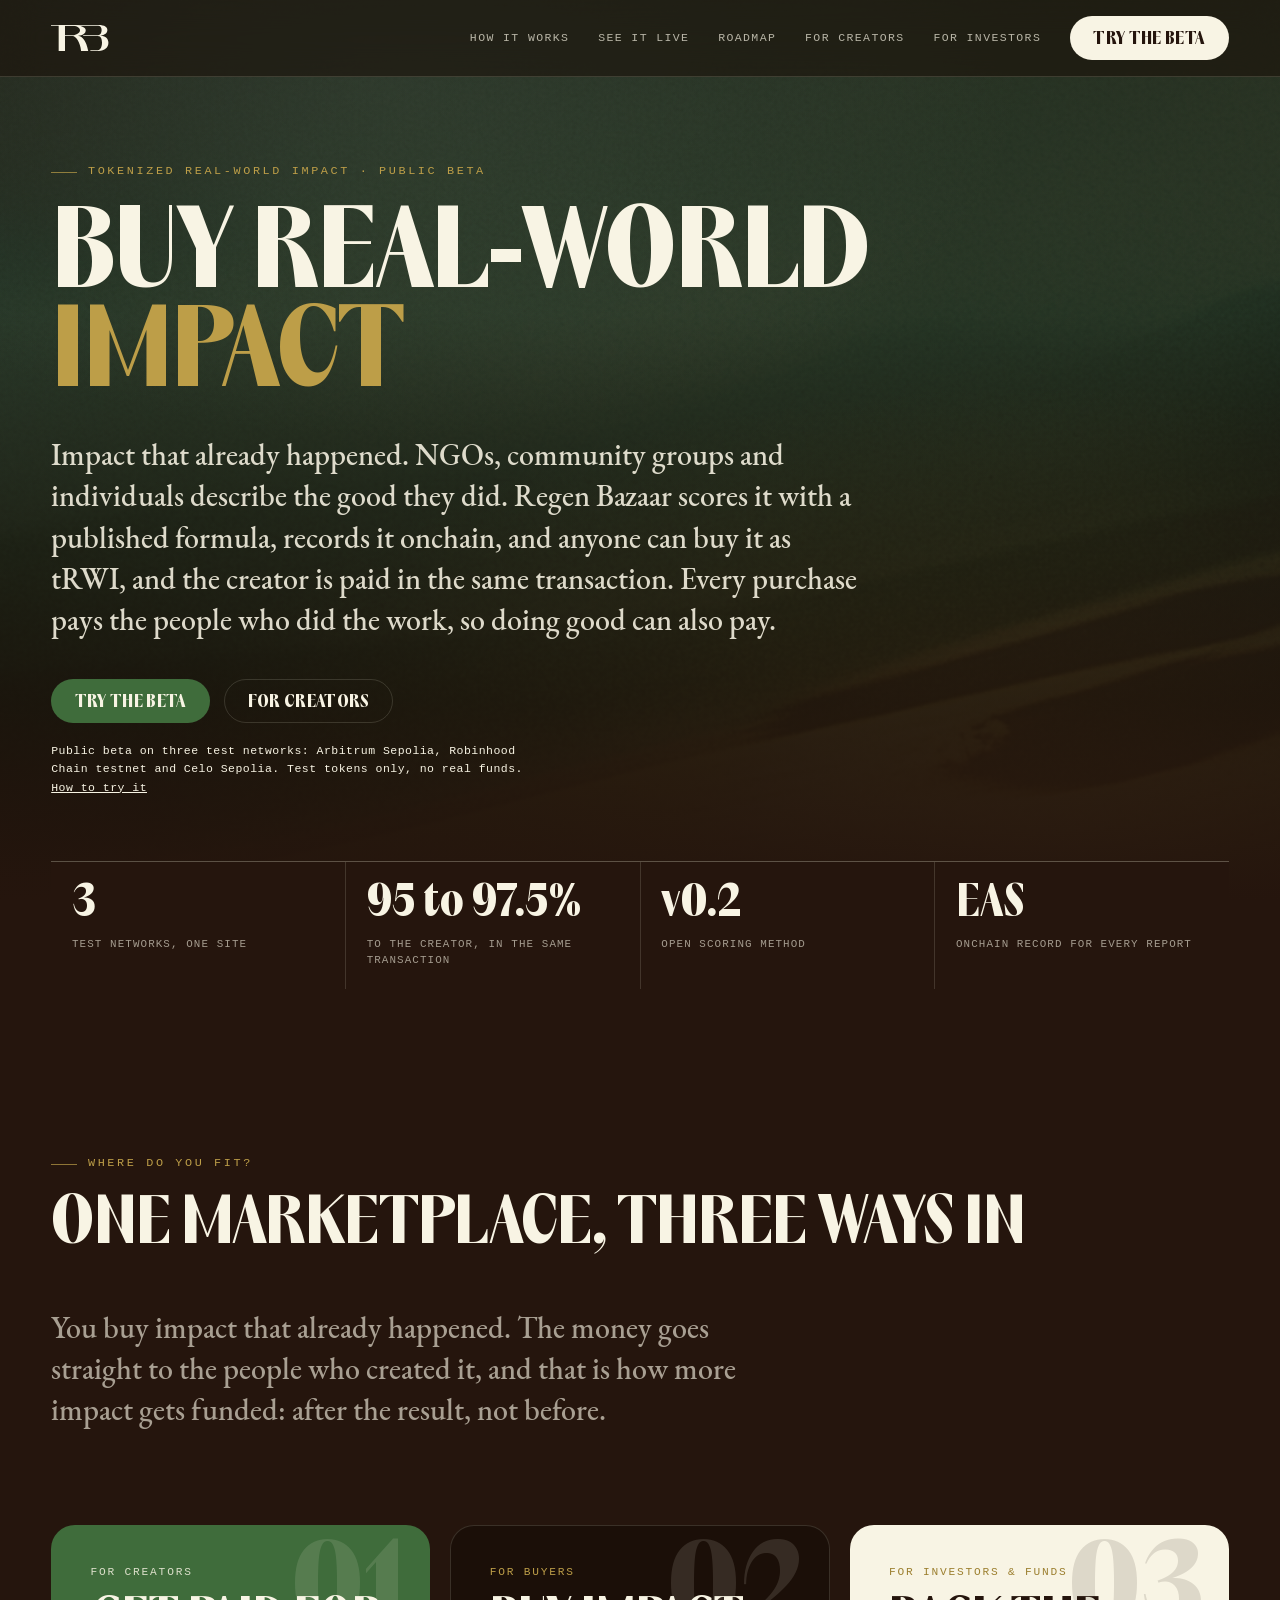
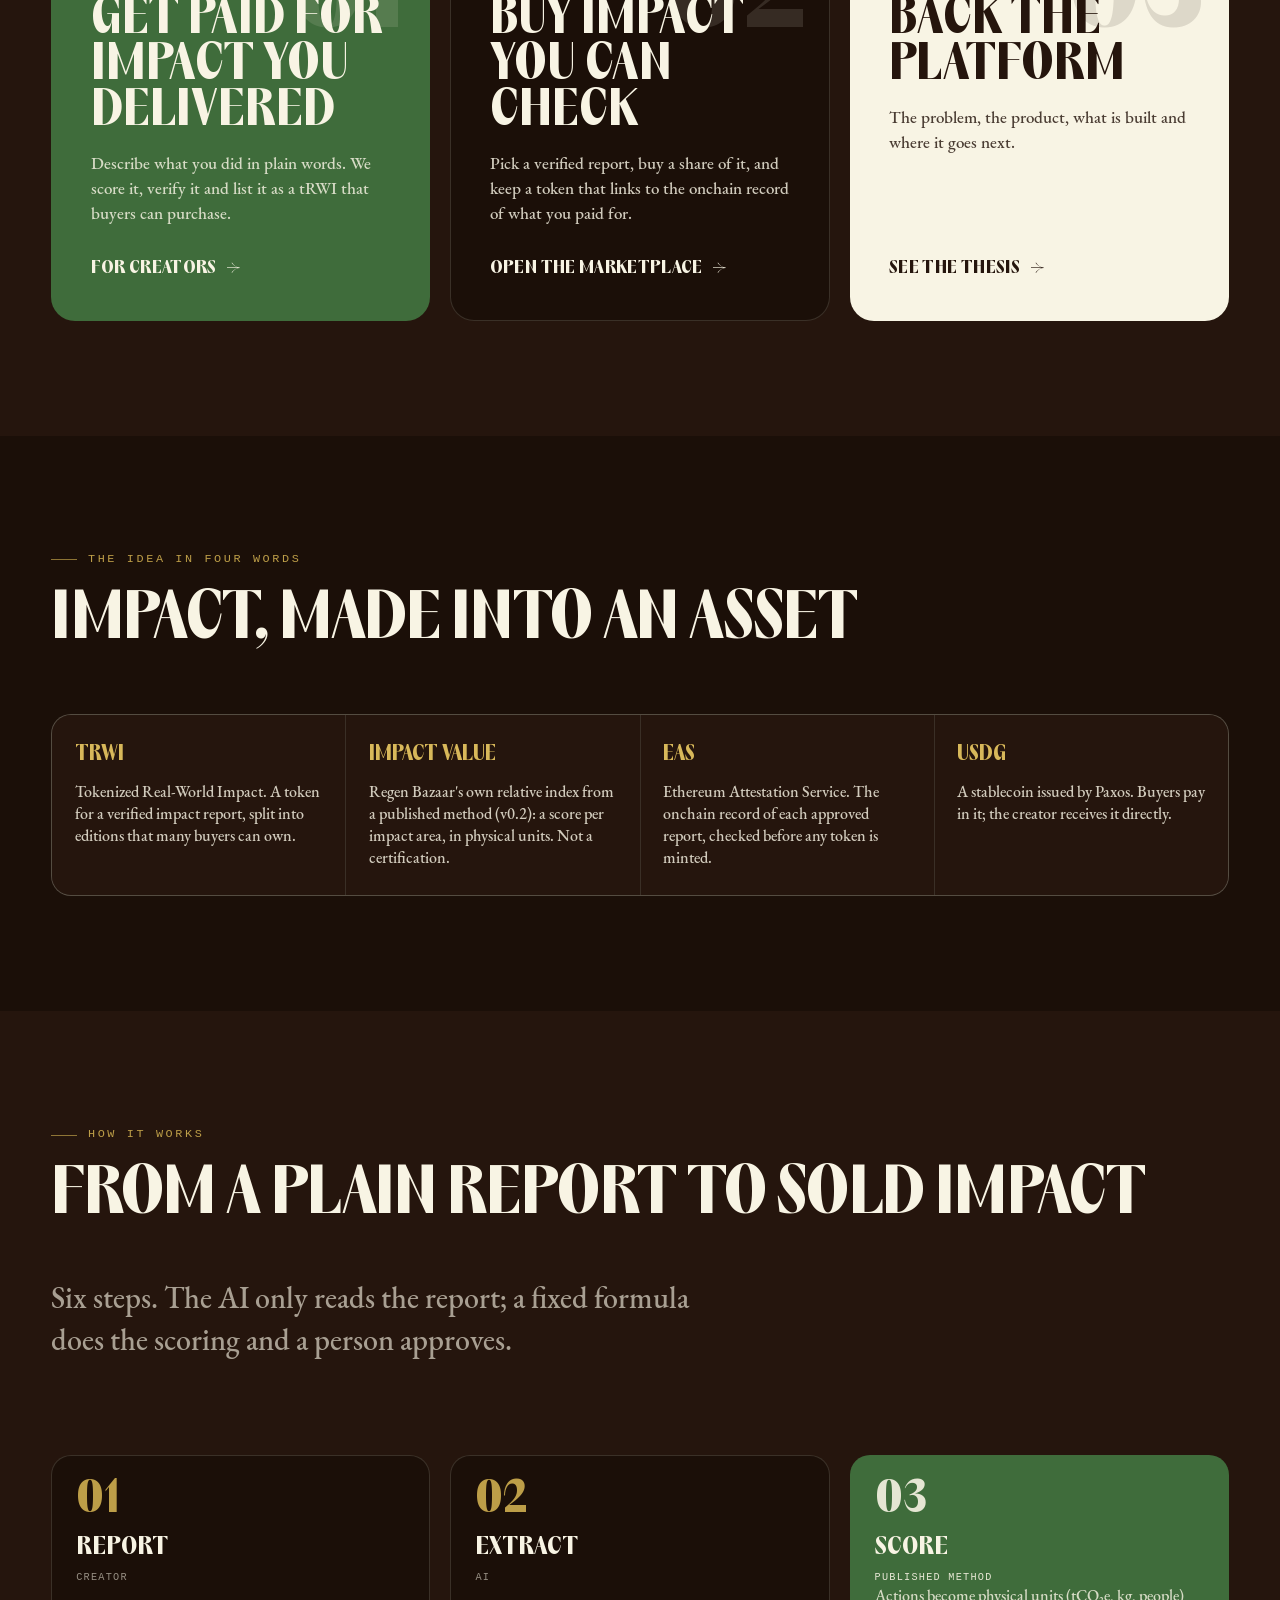
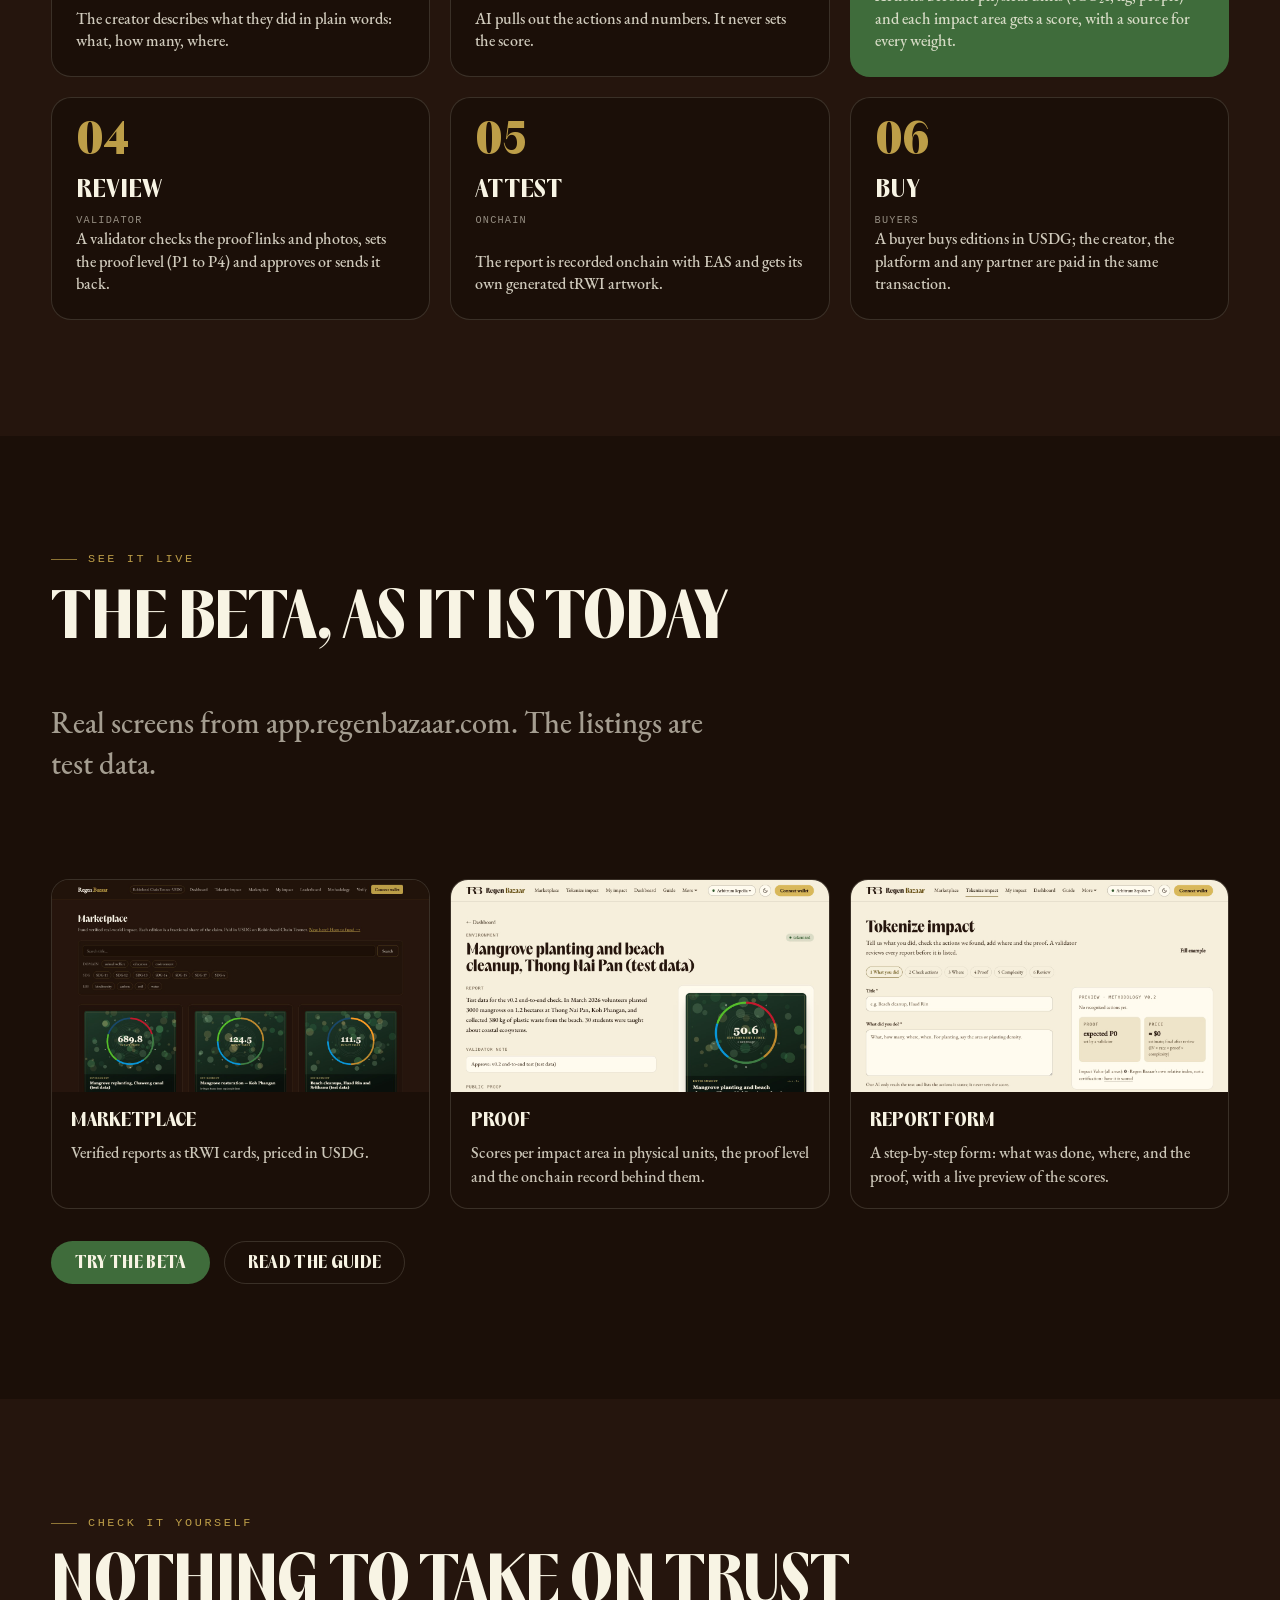
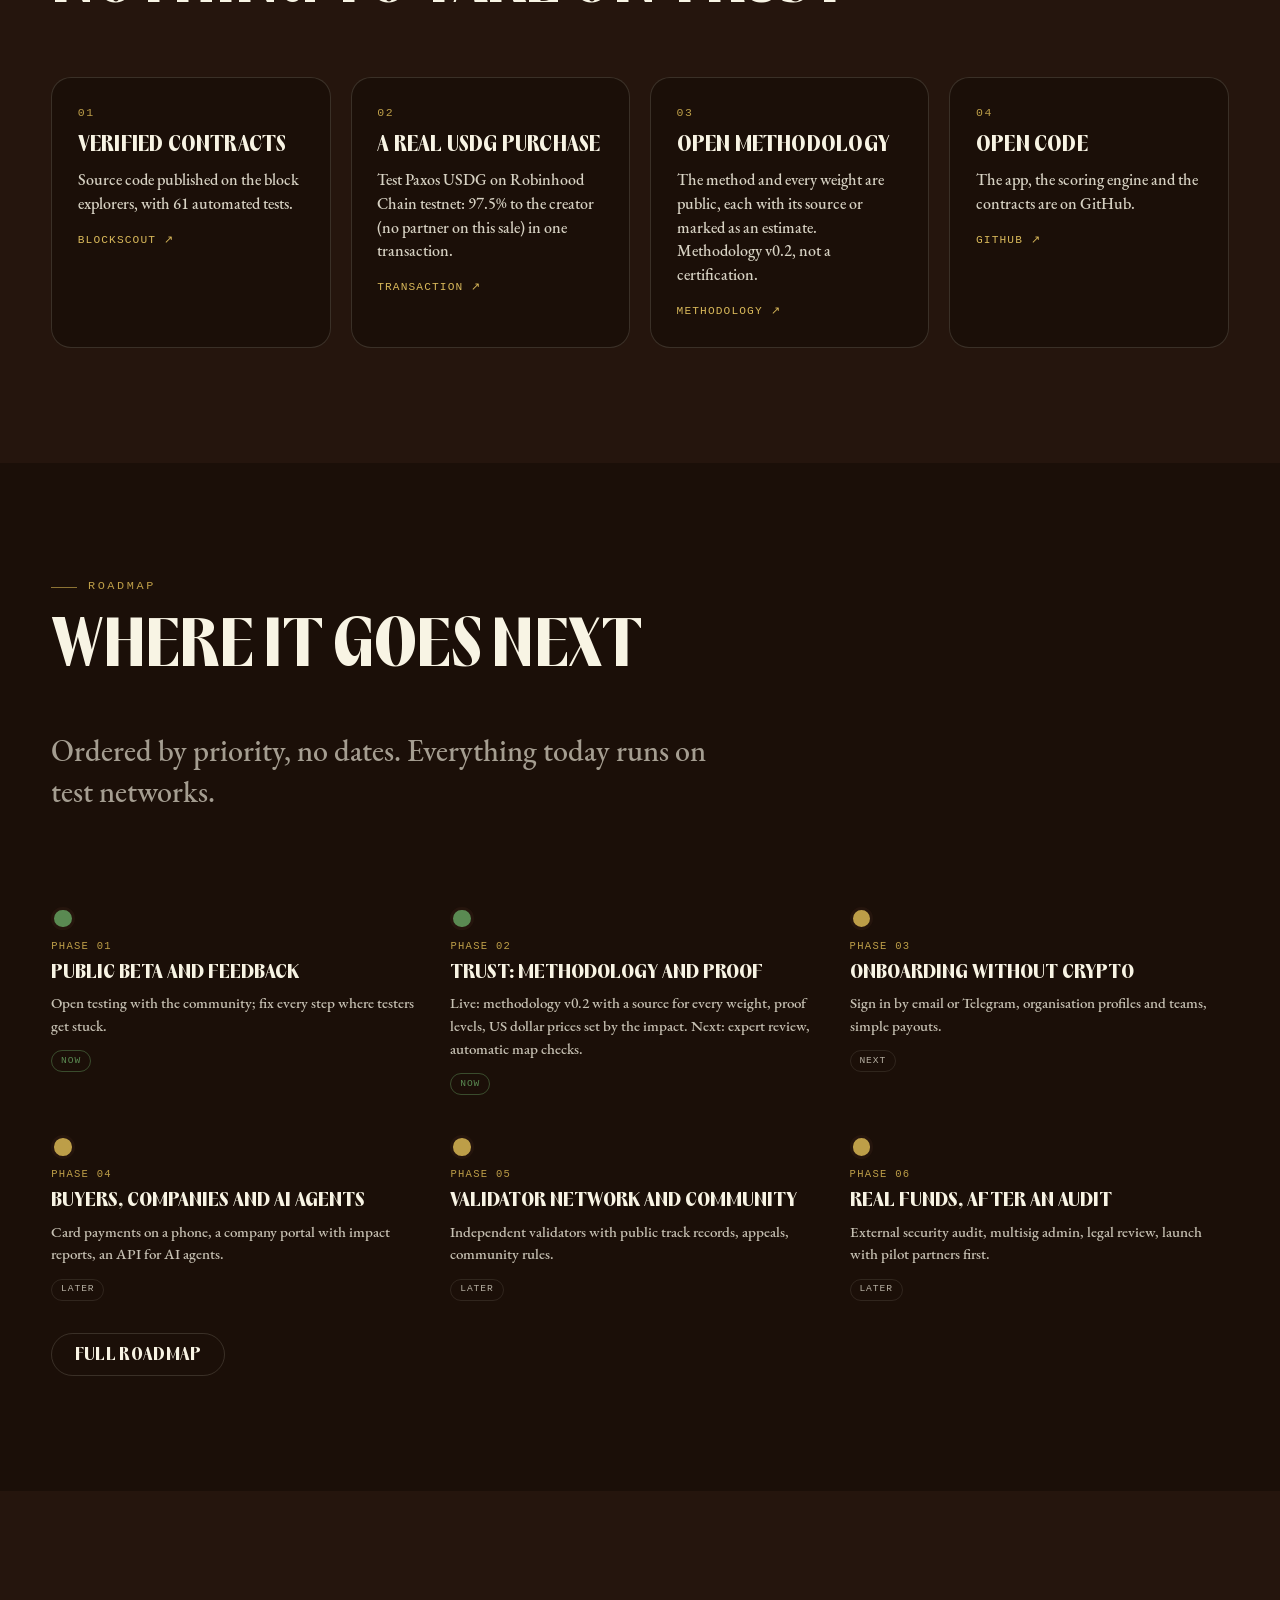
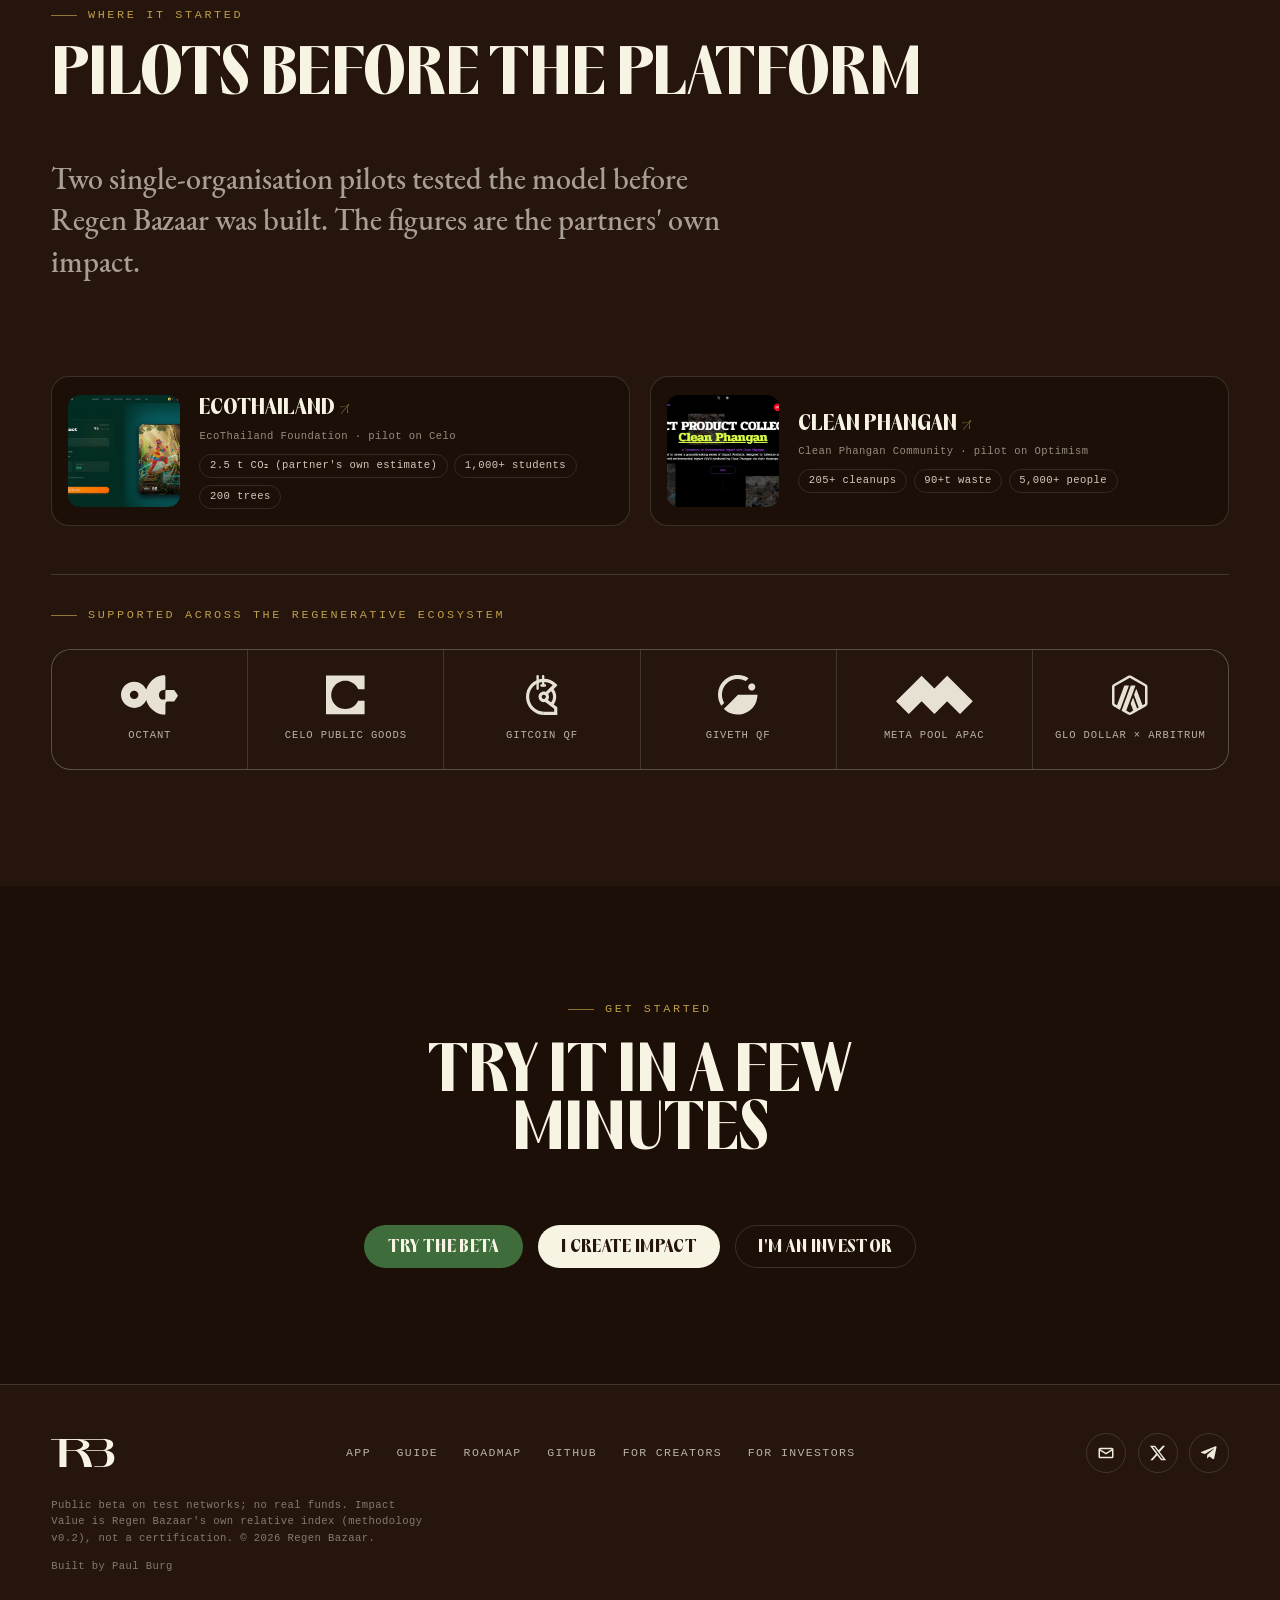
<file: index.html>
<!doctype html>
<html lang="en">
  <head>
    <meta charset="UTF-8" />
    <meta name="viewport" content="width=device-width, initial-scale=1" />

    <!-- Google tag (gtag.js) -->
    <script async src="https://www.googletagmanager.com/gtag/js?id=G-385NGNGD7J"></script>
    <script>
      window.dataLayer = window.dataLayer || [];
      function gtag(){dataLayer.push(arguments);}
      gtag('js', new Date());

      gtag('config', 'G-385NGNGD7J');
    </script>
    <title>Regen Bazaar | Buy verified real-world impact</title>
    <meta
      name="description"
      content="Regen Bazaar turns real-world impact that already happened into tRWI tokens anyone can buy in a stablecoin, with the creator paid in the same transaction. Public beta on test networks."
    />
    <link rel="icon" href="assets/icon.svg" type="image/svg+xml" />
    <link rel="icon" type="image/png" sizes="32x32" href="assets/favicon-32.png" />
    <link rel="icon" type="image/png" sizes="192x192" href="assets/icon-192.png" />
    <link rel="apple-touch-icon" href="assets/apple-touch-icon.png" />
    <meta name="theme-color" content="#1a1206" />
    <link rel="canonical" href="https://www.regenbazaar.com/" />
    <meta property="og:type" content="website" />
    <meta property="og:site_name" content="Regen Bazaar" />
    <meta property="og:title" content="Regen Bazaar | Buy verified real-world impact" />
    <meta property="og:description" content="Creators report impact they delivered, the platform scores and attests it onchain, and anyone can buy it as tRWI in a stablecoin, with the creator paid in the same transaction. Public beta on test networks: try it." />
    <meta property="og:url" content="https://www.regenbazaar.com/" />
    <meta property="og:image" content="https://www.regenbazaar.com/assets/og-card-v2.jpg" />
    <meta property="og:image:width" content="1200" />
    <meta property="og:image:height" content="630" />
    <meta property="og:image:alt" content="Regen Bazaar: buy real-world impact. Public beta." />
    <meta name="twitter:card" content="summary_large_image" />
    <meta name="twitter:site" content="@RegenBazaar" />
    <meta name="twitter:title" content="Regen Bazaar | Buy verified real-world impact" />
    <meta name="twitter:description" content="Real-world impact, scored, attested onchain and sold as tRWI: anyone can buy it in a stablecoin, with the creator paid in the same transaction. Public beta on test networks." />
    <meta name="twitter:image" content="https://www.regenbazaar.com/assets/og-card-v2.jpg" />
    <link rel="preload" href="assets/background.jpg" as="image" fetchpriority="high" />
    <link rel="preload" href="assets/pp-acma.ttf" as="font" type="font/ttf" crossorigin />
    <link rel="stylesheet" href="investors.css" />
    <link rel="stylesheet" href="pages.css" />
  </head>
  <body>
    <!-- ===================== NAV ===================== -->
    <nav class="nav">
      <a class="nav-brand" href="#top">
        <img src="assets/logo.svg" alt="Regen Bazaar" />
      </a>
      <div class="nav-links">
        <a class="navlink" href="#how">How it works</a>
        <a class="navlink" href="#live">See it live</a>
        <a class="navlink" href="#roadmap">Roadmap</a>
        <a class="navlink" href="/ngos">For creators</a>
        <a class="navlink" href="/investors">For Investors</a>
        <a class="btn btn-cream" href="https://app.regenbazaar.com" target="_blank" rel="noopener">Try the beta</a>
      </div>
    </nav>

    <!-- ===================== HERO ===================== -->
    <header class="hero" id="top" data-screen-label="Hero">
      <div class="hero-bg">
        <img src="assets/background.jpg" alt="" fetchpriority="high" />
      </div>
      <div class="wrap">
        <div class="eyebrow hero-eyebrow reveal">
          Tokenized Real-World Impact · Public beta
        </div>
        <h1 class="display reveal">
          Buy real-world <span class="accent">impact</span>
        </h1>
        <p class="serif-lead hero-sub reveal">
          Impact that already happened. NGOs, community groups and individuals
          describe the good they did. Regen Bazaar scores it with a published
          formula, records it onchain, and anyone can buy it as tRWI, and the
          creator is paid in the same transaction. Every purchase pays the
          people who did the work, so doing good can also pay.
        </p>
        <div class="hero-cta reveal">
          <a class="btn btn-green" href="https://app.regenbazaar.com" target="_blank" rel="noopener">Try the beta</a>
          <a class="btn btn-ghost" href="/ngos">For creators</a>
        </div>
        <p class="hero-note reveal">
          Public beta on three test networks: Arbitrum Sepolia, Robinhood Chain
          testnet and Celo Sepolia. Test tokens only, no real funds.
          <a href="https://app.regenbazaar.com/guide" target="_blank" rel="noopener" style="text-decoration: underline">How to try it</a>
        </p>

        <div class="stat-strip reveal">
          <div class="stat">
            <div class="num">3</div>
            <div class="lab">Test networks, one site</div>
          </div>
          <div class="stat">
            <div class="num">95 to 97.5%</div>
            <div class="lab">To the creator, in the same transaction</div>
          </div>
          <div class="stat">
            <div class="num">v0.2</div>
            <div class="lab">Open scoring method</div>
          </div>
          <div class="stat">
            <div class="num">EAS</div>
            <div class="lab">Onchain record for every report</div>
          </div>
        </div>
      </div>
    </header>

    <main>
      <!-- ===================== THREE DOORS ===================== -->
      <section class="section-pad" id="doors" data-screen-label="Doors">
        <div class="wrap">
          <div class="section-head reveal">
            <div class="eyebrow">Where do you fit?</div>
            <h2 class="display">One marketplace, three ways in</h2>
            <p class="serif-lead muted">
              You buy impact that already happened. The money goes straight to
              the people who created it, and that is how more impact gets
              funded: after the result, not before.
            </p>
          </div>

          <div class="doors three reveal">
            <a class="door ngo" href="/ngos">
              <span class="door-bignum">01</span>
              <div>
                <div class="door-tag">For creators</div>
                <h3>Get paid for impact you delivered</h3>
                <p>
                  Describe what you did in plain words. We score it, verify it
                  and list it as a tRWI that buyers can purchase.
                </p>
              </div>
              <span class="door-cta">For creators <span class="arr">→</span></span>
            </a>

            <a class="door" href="https://app.regenbazaar.com/marketplace" target="_blank" rel="noopener">
              <span class="door-bignum">02</span>
              <div>
                <div class="door-tag">For buyers</div>
                <h3>Buy impact you can check</h3>
                <p>
                  Pick a verified report, buy a share of it, and keep a token
                  that links to the onchain record of what you paid for.
                </p>
              </div>
              <span class="door-cta">Open the marketplace <span class="arr">→</span></span>
            </a>

            <a class="door investor" href="/investors">
              <span class="door-bignum">03</span>
              <div>
                <div class="door-tag">For investors &amp; funds</div>
                <h3>Back the platform</h3>
                <p>
                  The problem, the product, what is built and where it goes
                  next.
                </p>
              </div>
              <span class="door-cta">See the thesis <span class="arr">→</span></span>
            </a>
          </div>
        </div>
      </section>

      <!-- ===================== CONCEPT / GLOSSARY ===================== -->
      <section class="section-pad bg-ink2" id="concept" data-screen-label="Concept">
        <div class="wrap">
          <div class="section-head reveal">
            <div class="eyebrow">The idea in four words</div>
            <h2 class="display">Impact, made into an asset</h2>
          </div>
          <div class="concept reveal">
            <div class="term">
              <div class="t-key">tRWI</div>
              <div class="t-def">
                Tokenized Real-World Impact. A token for a verified impact
                report, split into editions that many buyers can own.
              </div>
            </div>
            <div class="term">
              <div class="t-key">Impact Value</div>
              <div class="t-def">
                Regen Bazaar's own relative index from a published method (v0.2):
                a score per impact area, in physical units. Not a certification.
              </div>
            </div>
            <div class="term">
              <div class="t-key">EAS</div>
              <div class="t-def">
                Ethereum Attestation Service. The onchain record of each
                approved report, checked before any token is minted.
              </div>
            </div>
            <div class="term">
              <div class="t-key">USDG</div>
              <div class="t-def">
                A stablecoin issued by Paxos. Buyers pay in it; the
                creator receives it directly.
              </div>
            </div>
          </div>
        </div>
      </section>

      <!-- ===================== HOW IT WORKS ===================== -->
      <section class="section-pad" id="how" data-screen-label="How it works">
        <div class="wrap">
          <div class="section-head reveal">
            <div class="eyebrow">How it works</div>
            <h2 class="display">From a plain report to sold impact</h2>
            <p class="serif-lead muted">
              Six steps. The AI only reads the report; a fixed formula does the
              scoring and a person approves.
            </p>
          </div>

          <div class="flow six reveal">
            <div class="flow-step">
              <div class="snum">01</div>
              <h4>Report</h4>
              <div class="stag">Creator</div>
              <p>The creator describes what they did in plain words: what, how many, where.</p>
            </div>
            <div class="flow-step">
              <div class="snum">02</div>
              <h4>Extract</h4>
              <div class="stag">AI</div>
              <p>AI pulls out the actions and numbers. It never sets the score.</p>
            </div>
            <div class="flow-step hl">
              <div class="snum">03</div>
              <h4>Score</h4>
              <div class="stag">Published method</div>
              <p>Actions become physical units (tCO₂e, kg, people) and each impact area gets a score, with a source for every weight.</p>
            </div>
            <div class="flow-step">
              <div class="snum">04</div>
              <h4>Review</h4>
              <div class="stag">Validator</div>
              <p>A validator checks the proof links and photos, sets the proof level (P1 to P4) and approves or sends it back.</p>
            </div>
            <div class="flow-step">
              <div class="snum">05</div>
              <h4>Attest</h4>
              <div class="stag">Onchain</div>
              <p>The report is recorded onchain with EAS and gets its own generated tRWI artwork.</p>
            </div>
            <div class="flow-step">
              <div class="snum">06</div>
              <h4>Buy</h4>
              <div class="stag">Buyers</div>
              <p>A buyer buys editions in USDG; the creator, the platform and any partner are paid in the same transaction.</p>
            </div>
          </div>
        </div>
      </section>

      <!-- ===================== SEE IT LIVE ===================== -->
      <section class="section-pad bg-ink2" id="live" data-screen-label="See it live">
        <div class="wrap">
          <div class="section-head reveal">
            <div class="eyebrow">See it live</div>
            <h2 class="display">The beta, as it is today</h2>
            <p class="serif-lead muted">
              Real screens from app.regenbazaar.com. The listings are test data.
            </p>
          </div>

          <div class="shots reveal">
            <a class="shot" href="https://app.regenbazaar.com/marketplace" target="_blank" rel="noopener">
              <img src="assets/app-marketplace.jpg" alt="Regen Bazaar marketplace with tRWI cards" loading="lazy" width="1280" height="720" />
              <figcaption>
                <h4>Marketplace</h4>
                <p>Verified reports as tRWI cards, priced in USDG.</p>
              </figcaption>
            </a>
            <a class="shot" href="https://app.regenbazaar.com/marketplace" target="_blank" rel="noopener">
              <img src="assets/app-proof-v02.jpg" alt="A tRWI report with its environment score, physical units and proof level" loading="lazy" width="1280" height="720" />
              <figcaption>
                <h4>Proof</h4>
                <p>Scores per impact area in physical units, the proof level and the onchain record behind them.</p>
              </figcaption>
            </a>
            <a class="shot" href="https://app.regenbazaar.com/tokenize" target="_blank" rel="noopener">
              <img src="assets/app-tokenize-v02.jpg" alt="The step-by-step report form with a live score preview" loading="lazy" width="1280" height="720" />
              <figcaption>
                <h4>Report form</h4>
                <p>A step-by-step form: what was done, where, and the proof, with a live preview of the scores.</p>
              </figcaption>
            </a>
          </div>

          <div class="hero-cta section-link reveal">
            <a class="btn btn-green" href="https://app.regenbazaar.com" target="_blank" rel="noopener">Try the beta</a>
            <a class="btn btn-ghost" href="https://app.regenbazaar.com/guide" target="_blank" rel="noopener">Read the guide</a>
          </div>
        </div>
      </section>

      <!-- ===================== TRUST ===================== -->
      <section class="section-pad" id="trust" data-screen-label="Trust">
        <div class="wrap">
          <div class="section-head reveal">
            <div class="eyebrow">Check it yourself</div>
            <h2 class="display">Nothing to take on trust</h2>
          </div>

          <div class="grid cols-4 reveal">
            <a class="card" href="https://arbitrum-sepolia.blockscout.com/address/0x79E4bEAF41F415cE3DF55DaDe3F86423e5399030?tab=contract" target="_blank" rel="noopener">
              <div class="knum">01</div>
              <h4>Verified contracts</h4>
              <p>Source code published on the block explorers, with 61 automated tests.</p>
              <span class="go">Blockscout ↗</span>
            </a>
            <a class="card" href="https://explorer.testnet.chain.robinhood.com/tx/0xea4a18d20c2fc3c4ed2a46ef7681129a99b905118745ff2de9ad95609ca2ba77" target="_blank" rel="noopener">
              <div class="knum">02</div>
              <h4>A real USDG purchase</h4>
              <p>Test Paxos USDG on Robinhood Chain testnet: 97.5% to the creator (no partner on this sale) in one transaction.</p>
              <span class="go">Transaction ↗</span>
            </a>
            <a class="card" href="https://app.regenbazaar.com/methodology" target="_blank" rel="noopener">
              <div class="knum">03</div>
              <h4>Open methodology</h4>
              <p>The method and every weight are public, each with its source or marked as an estimate. Methodology v0.2, not a certification.</p>
              <span class="go">Methodology ↗</span>
            </a>
            <a class="card" href="https://github.com/Regen-Bazaar/regenbazaar-beta" target="_blank" rel="noopener">
              <div class="knum">04</div>
              <h4>Open code</h4>
              <p>The app, the scoring engine and the contracts are on GitHub.</p>
              <span class="go">GitHub ↗</span>
            </a>
          </div>
        </div>
      </section>

      <!-- ===================== ROADMAP ===================== -->
      <section class="section-pad bg-ink2" id="roadmap" data-screen-label="Roadmap">
        <div class="wrap">
          <div class="section-head reveal">
            <div class="eyebrow">Roadmap</div>
            <h2 class="display">Where it goes next</h2>
            <p class="serif-lead muted">
              Ordered by priority, no dates. Everything today runs on test
              networks.
            </p>
          </div>

          <div class="roadmap six reveal">
            <div class="phase done">
              <div class="ph">Phase 01</div>
              <h5>Public beta and feedback</h5>
              <p>Open testing with the community; fix every step where testers get stuck.</p>
              <span class="status">Now</span>
            </div>
            <div class="phase done">
              <div class="ph">Phase 02</div>
              <h5>Trust: methodology and proof</h5>
              <p>Live: methodology v0.2 with a source for every weight, proof levels, US dollar prices set by the impact. Next: expert review, automatic map checks.</p>
              <span class="status">Now</span>
            </div>
            <div class="phase">
              <div class="ph">Phase 03</div>
              <h5>Onboarding without crypto</h5>
              <p>Sign in by email or Telegram, organisation profiles and teams, simple payouts.</p>
              <span class="status">Next</span>
            </div>
            <div class="phase">
              <div class="ph">Phase 04</div>
              <h5>Buyers, companies and AI agents</h5>
              <p>Card payments on a phone, a company portal with impact reports, an API for AI agents.</p>
              <span class="status">Later</span>
            </div>
            <div class="phase">
              <div class="ph">Phase 05</div>
              <h5>Validator network and community</h5>
              <p>Independent validators with public track records, appeals, community rules.</p>
              <span class="status">Later</span>
            </div>
            <div class="phase">
              <div class="ph">Phase 06</div>
              <h5>Real funds, after an audit</h5>
              <p>External security audit, multisig admin, legal review, launch with pilot partners first.</p>
              <span class="status">Later</span>
            </div>
          </div>

          <div class="hero-cta section-link reveal">
            <a class="btn btn-ghost" href="https://app.regenbazaar.com/roadmap" target="_blank" rel="noopener">Full roadmap</a>
          </div>
        </div>
      </section>

      <!-- ===================== PILOTS + BACKERS ===================== -->
      <section class="section-pad" id="proof" data-screen-label="Pilots">
        <div class="wrap">
          <div class="section-head reveal">
            <div class="eyebrow">Where it started</div>
            <h2 class="display">Pilots before the platform</h2>
            <p class="serif-lead muted">
              Two single-organisation pilots tested the model before Regen
              Bazaar was built. The figures are the partners' own impact.
            </p>
          </div>

          <div class="mini-cases reveal">
            <a class="mini-case" href="https://ecothailand.regenbazaar.com/" target="_blank" rel="noopener">
              <div class="mc-img"><img src="assets/ecothailand.jpg" alt="EcoThailand" loading="lazy" /></div>
              <div>
                <h4>EcoThailand <span class="mc-visit">↗</span></h4>
                <div class="mc-org">EcoThailand Foundation · pilot on Celo</div>
                <div class="mc-stats">
                  <span class="chip">2.5 t CO₂ (partner's own estimate)</span>
                  <span class="chip">1,000+ students</span>
                  <span class="chip">200 trees</span>
                </div>
              </div>
            </a>
            <a class="mini-case" href="https://cleanphangan.regenbazaar.com/" target="_blank" rel="noopener">
              <div class="mc-img"><img src="assets/cleanphangan.jpg" alt="Clean Phangan" loading="lazy" /></div>
              <div>
                <h4>Clean Phangan <span class="mc-visit">↗</span></h4>
                <div class="mc-org">Clean Phangan Community · pilot on Optimism</div>
                <div class="mc-stats">
                  <span class="chip">205+ cleanups</span>
                  <span class="chip">90+t waste</span>
                  <span class="chip">5,000+ people</span>
                </div>
              </div>
            </a>
          </div>

          <hr class="rule reveal" style="margin: 3rem 0 2rem" />

          <div class="eyebrow reveal" style="margin-bottom: 1.5rem">
            Supported across the regenerative ecosystem
          </div>
          <div class="backers reveal">
            <div class="backer">
              <img src="assets/sup-octant.svg" alt="Octant" /><div class="bn">Octant</div>
            </div>
            <div class="backer">
              <img src="assets/sup-celo.svg" alt="Celo Public Goods" /><div class="bn">Celo Public Goods</div>
            </div>
            <div class="backer">
              <img src="assets/sup-gitcoin.svg" alt="Gitcoin" /><div class="bn">Gitcoin QF</div>
            </div>
            <div class="backer">
              <img src="assets/sup-giveth.svg" alt="Giveth" /><div class="bn">Giveth QF</div>
            </div>
            <div class="backer">
              <img src="assets/sup-metapool.svg" alt="Meta Pool APAC round" /><div class="bn">Meta Pool APAC</div>
            </div>
            <div class="backer">
              <img src="assets/sup-arbitrum.svg" alt="Glo Dollar × Arbitrum DAO round" /><div class="bn">Glo Dollar × Arbitrum</div>
            </div>
          </div>
        </div>
      </section>

      <!-- ===================== FINAL CTA ===================== -->
      <section class="section-pad bg-ink2" data-screen-label="Closing">
        <div class="wrap closing reveal">
          <div class="eyebrow" style="justify-content: center">Get started</div>
          <h2 class="display">Try it in a few minutes</h2>
          <div class="hero-cta">
            <a class="btn btn-green" href="https://app.regenbazaar.com" target="_blank" rel="noopener">Try the beta</a>
            <a class="btn btn-cream" href="/ngos">I create impact</a>
            <a class="btn btn-ghost" href="/investors">I'm an investor</a>
          </div>
        </div>
      </section>
    </main>

    <!-- ===================== FOOTER ===================== -->
    <footer class="foot">
      <div class="wrap">
        <div class="foot-grid">
          <a class="nav-brand" href="#top">
            <img src="assets/logo.svg" alt="Regen Bazaar" style="width: 64px" />
          </a>
          <div class="foot-links">
            <a href="https://app.regenbazaar.com" target="_blank" rel="noopener">App</a>
            <a href="https://app.regenbazaar.com/guide" target="_blank" rel="noopener">Guide</a>
            <a href="https://app.regenbazaar.com/roadmap" target="_blank" rel="noopener">Roadmap</a>
            <a href="https://github.com/Regen-Bazaar" target="_blank" rel="noopener">GitHub</a>
            <a href="/ngos">For creators</a>
            <a href="/investors">For Investors</a>
          </div>
          <div class="socials">
            <a href="mailto:info@regenbazaar.com" aria-label="Email">
              <img src="assets/icon-mail.svg" alt="Email" />
            </a>
            <a href="https://x.com/RegenBazaar" target="_blank" rel="noopener" aria-label="X">
              <img src="assets/icon-x.svg" alt="X" />
            </a>
            <a href="https://t.me/regen_bazaar" target="_blank" rel="noopener" aria-label="Telegram">
              <img src="assets/icon-tg.svg" alt="Telegram" />
            </a>
          </div>
        </div>
        <p class="disclaimer">
          Public beta on test networks; no real funds. Impact Value is
          Regen Bazaar's own relative index (methodology v0.2), not a certification.
          © 2026 Regen Bazaar.
        </p>
        <p class="disclaimer" style="margin-top:8px">Built by <a href="https://paulburg.com/" target="_blank" rel="noopener noreferrer" style="color:inherit">Paul Burg</a></p>
      </div>
    </footer>

    <script>
      const io = new IntersectionObserver(
        (entries) => {
          entries.forEach((e) => {
            if (e.isIntersecting) {
              e.target.classList.add("in");
              io.unobserve(e.target);
            }
          });
        },
        { threshold: 0.12, rootMargin: "0px 0px -8% 0px" }
      );
      document.querySelectorAll(".reveal").forEach((el) => io.observe(el));
    </script>
  </body>
</html>
</file>
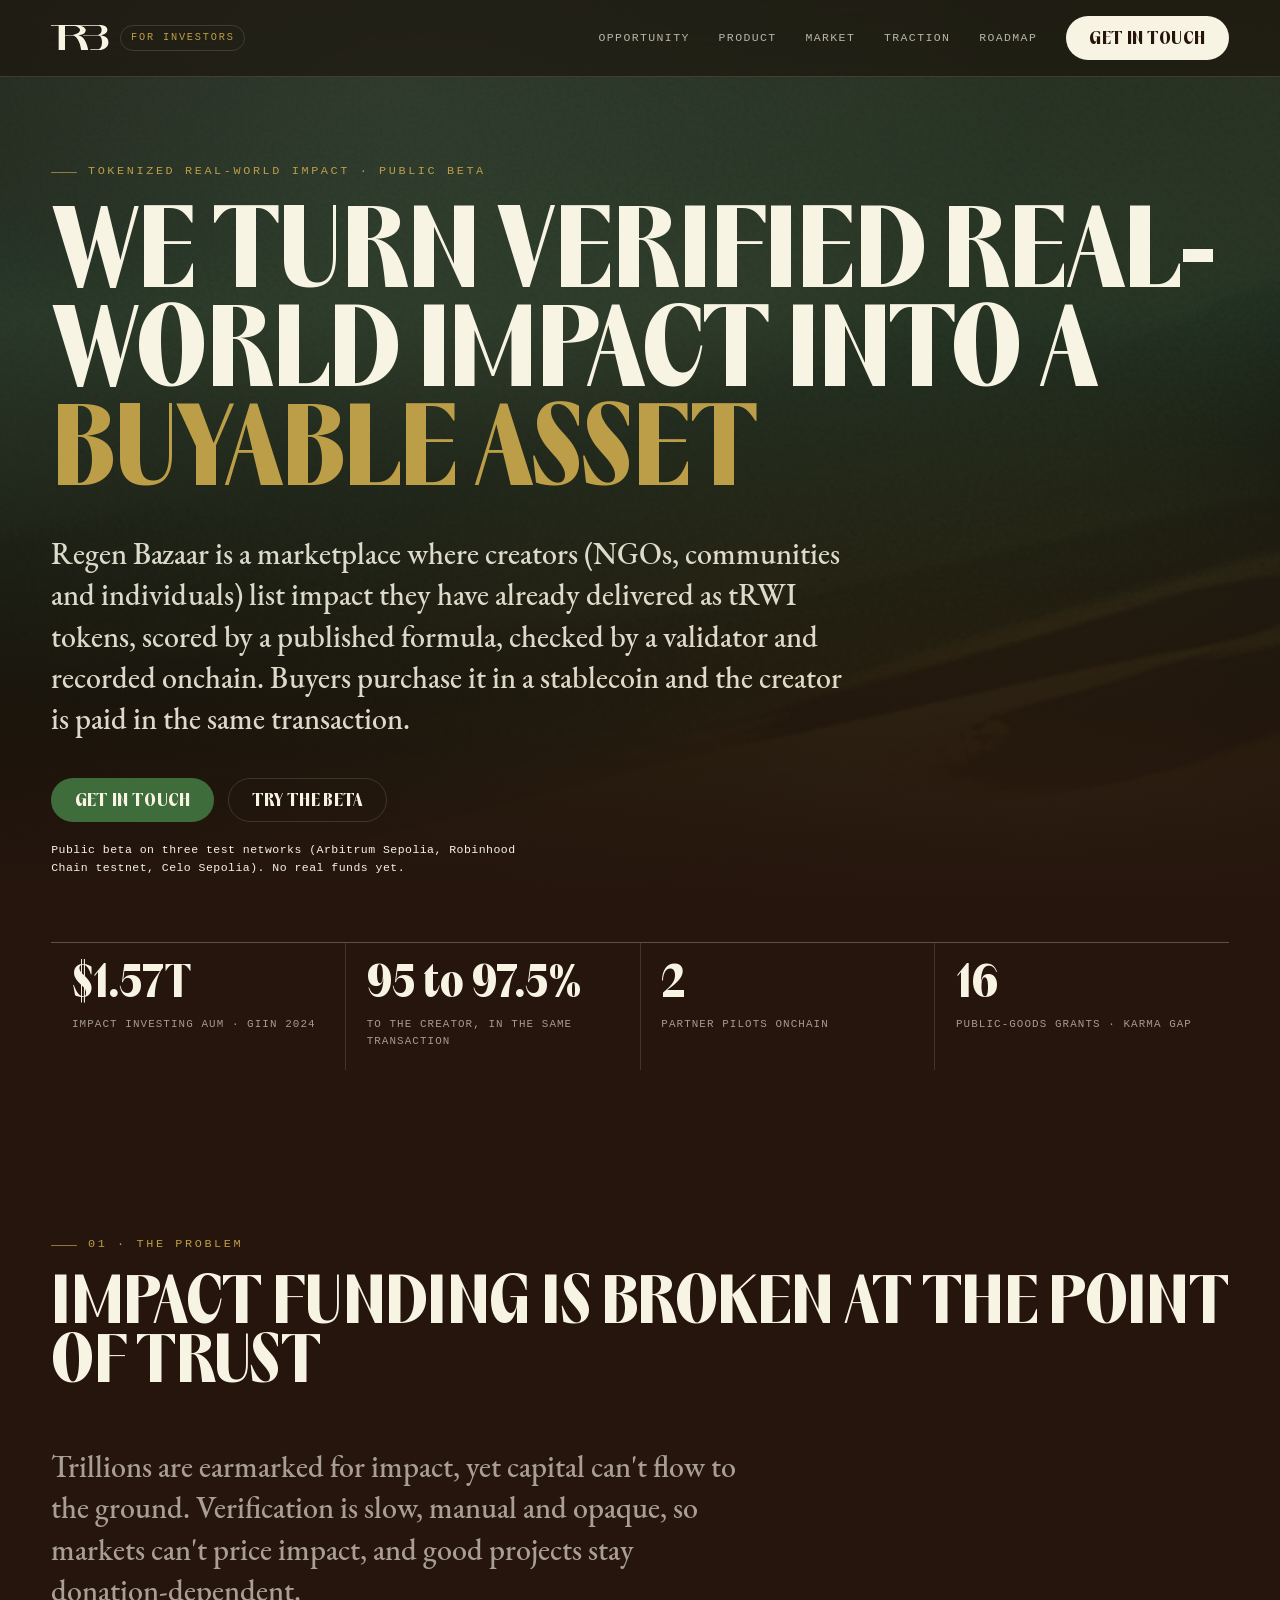
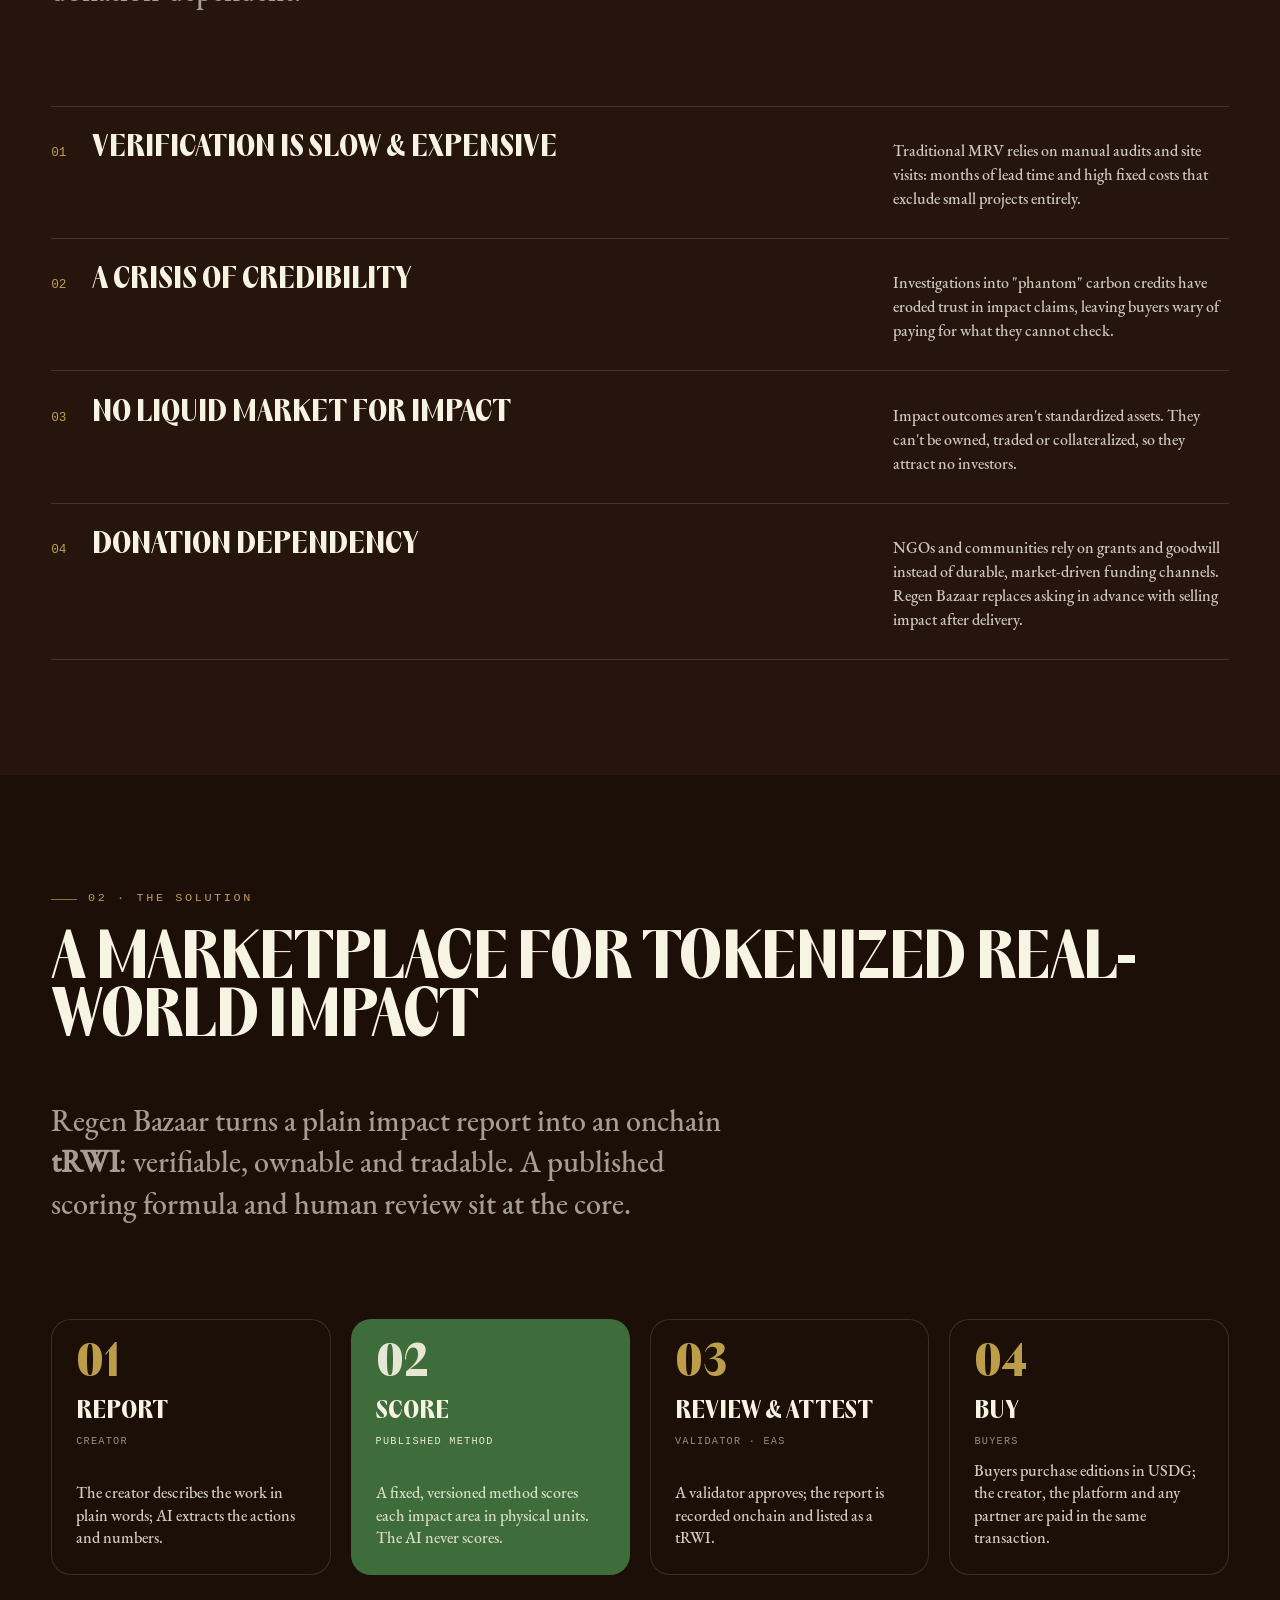
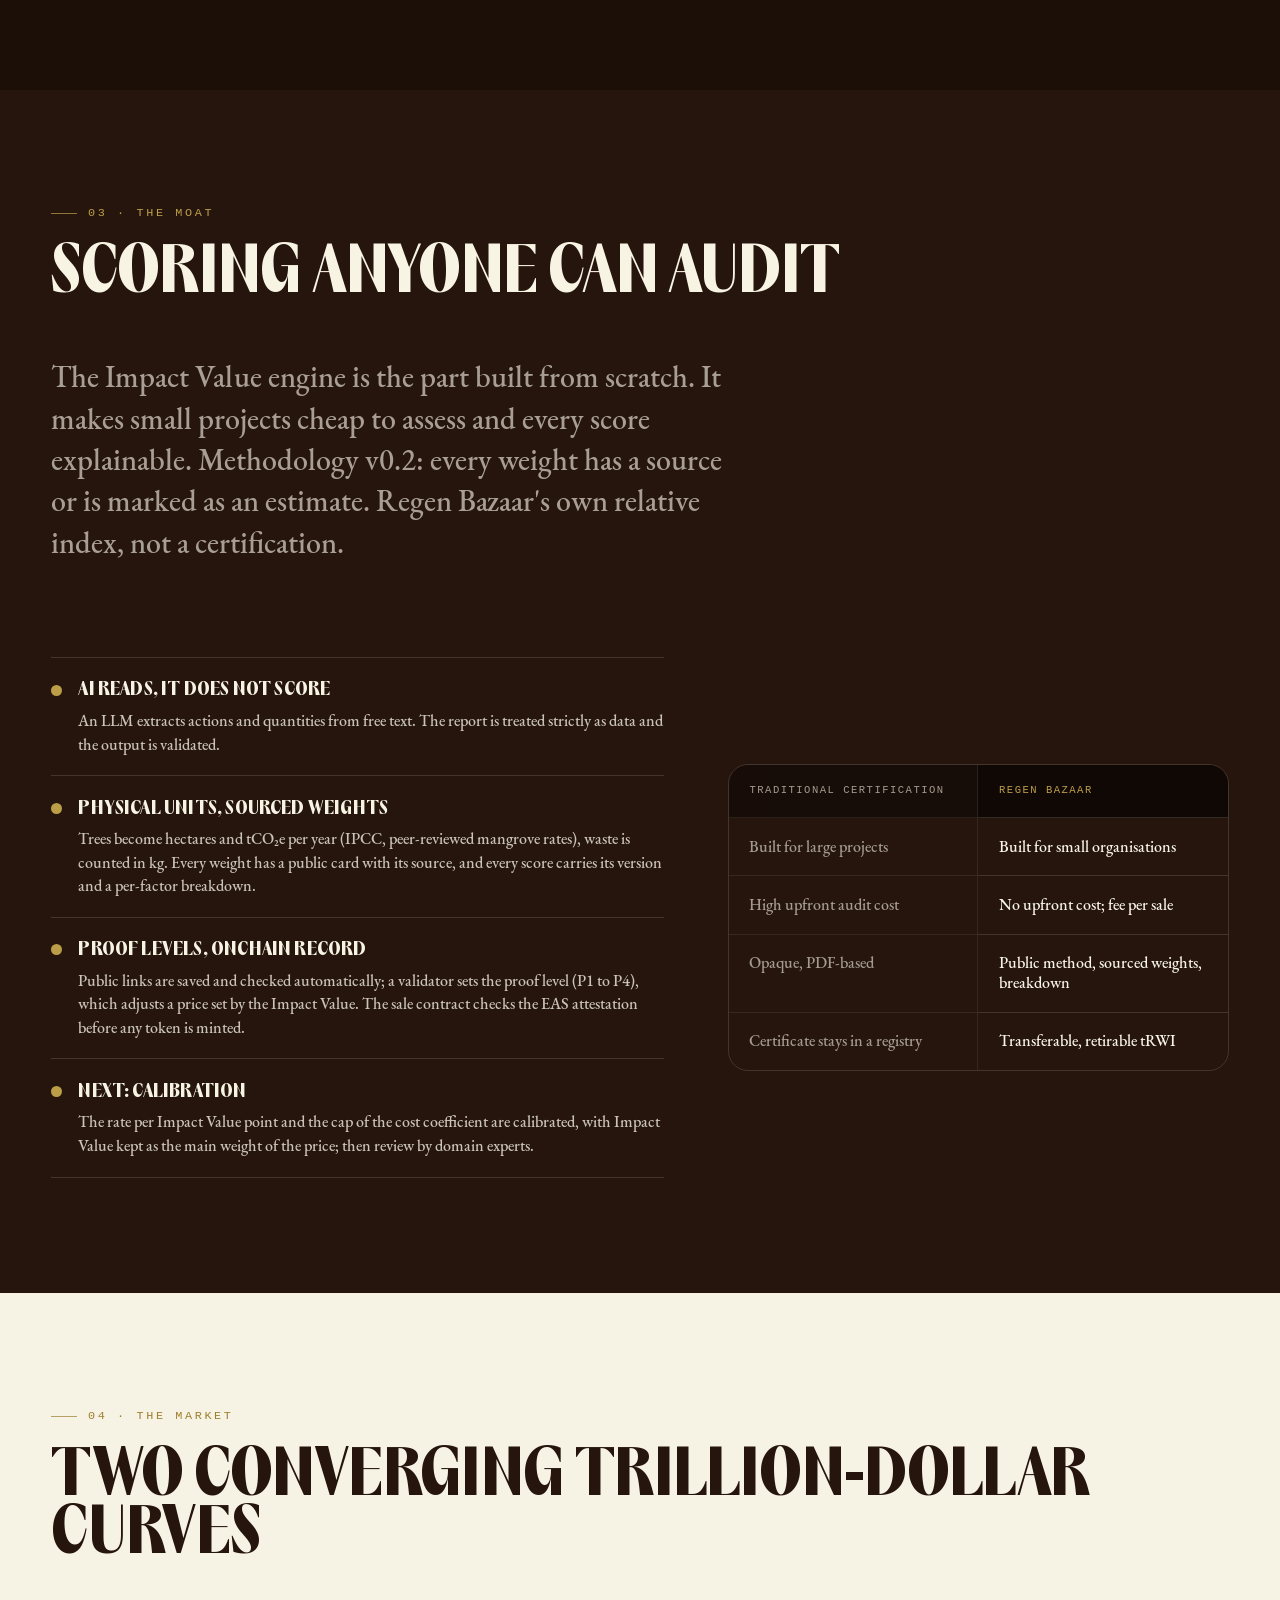
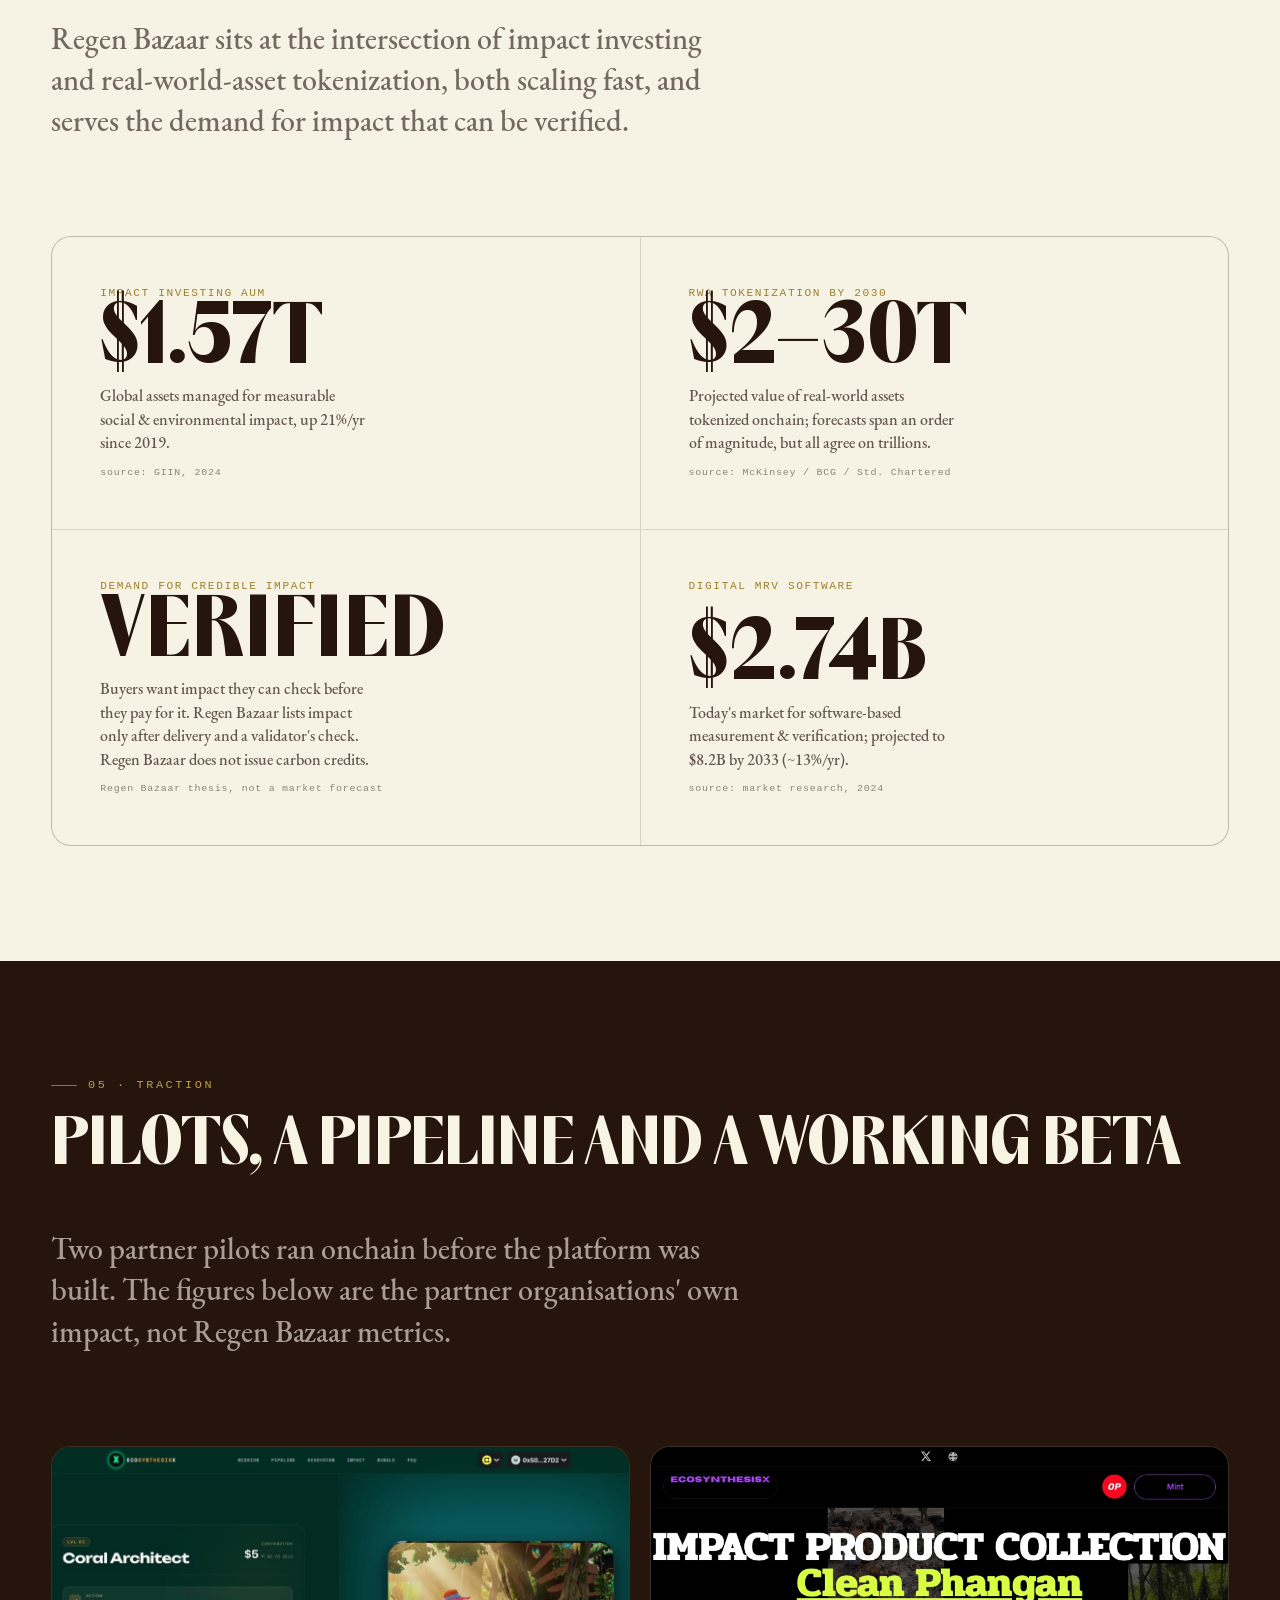
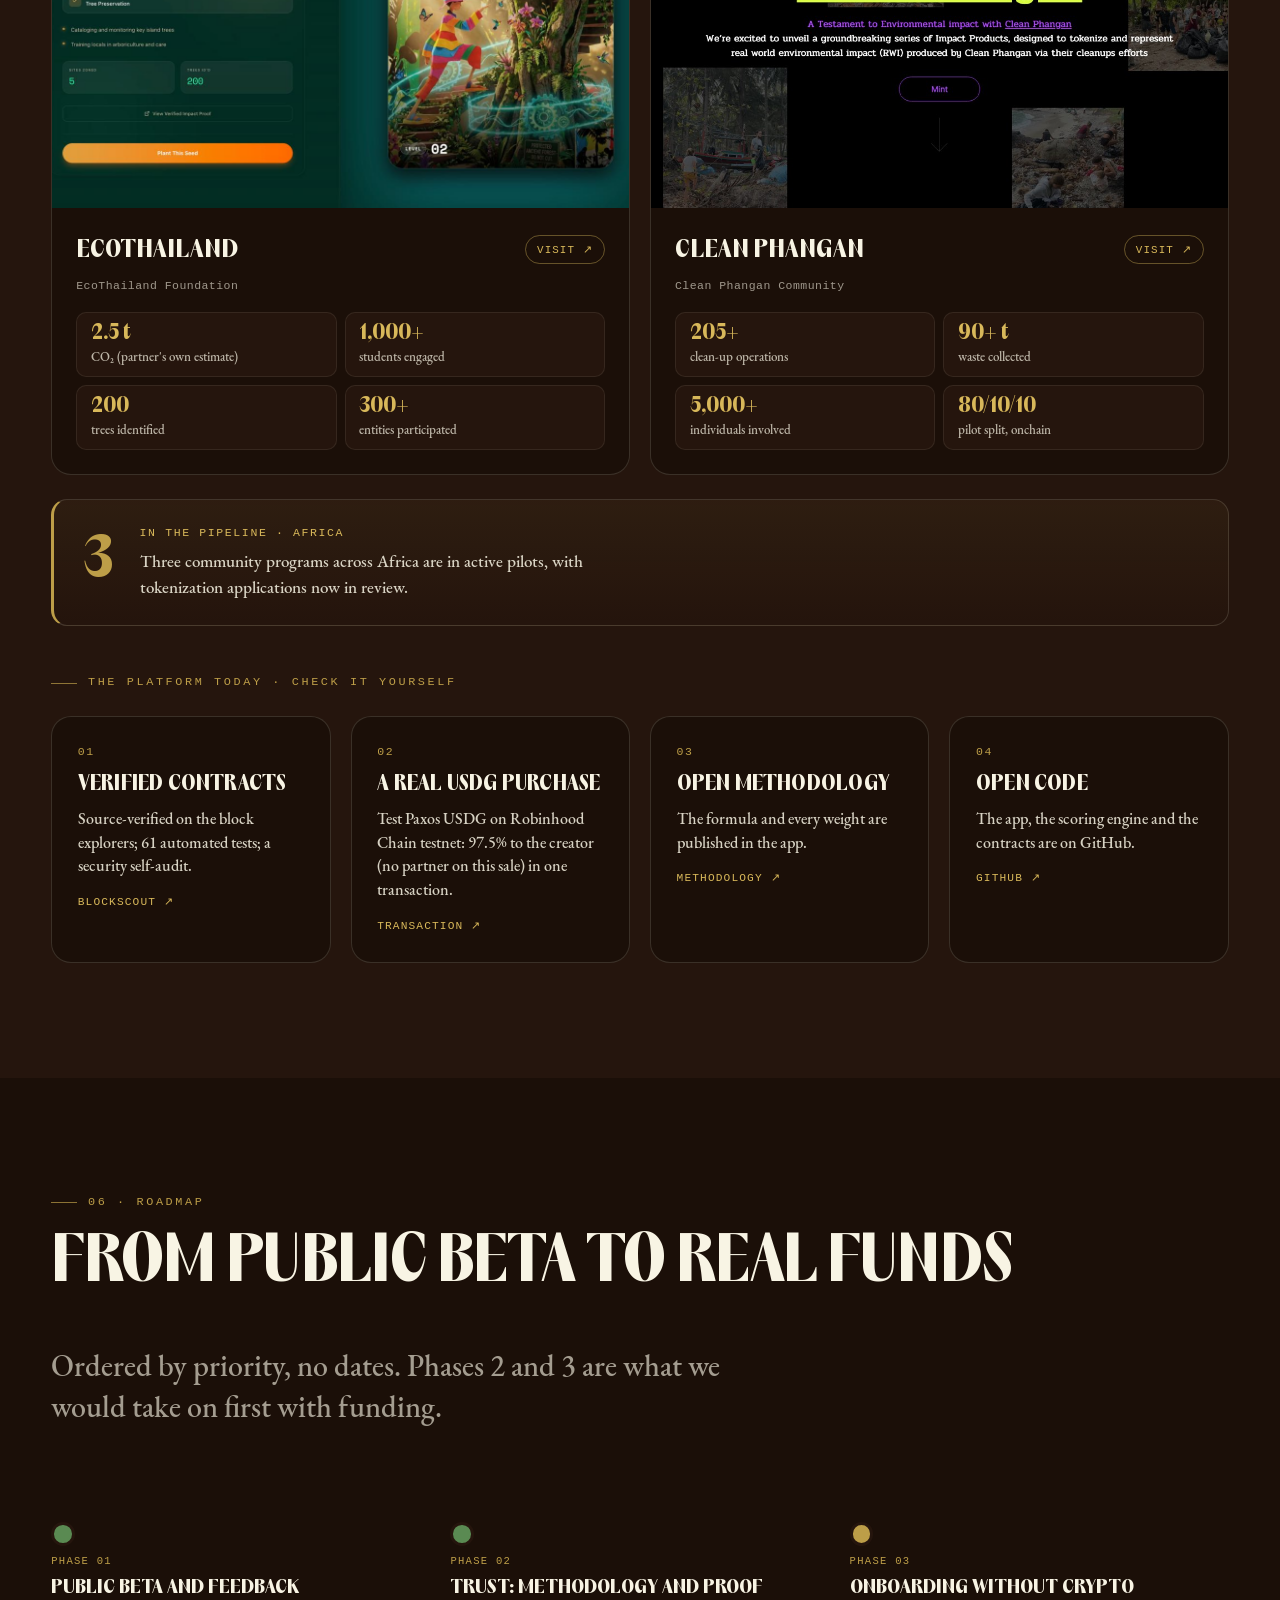
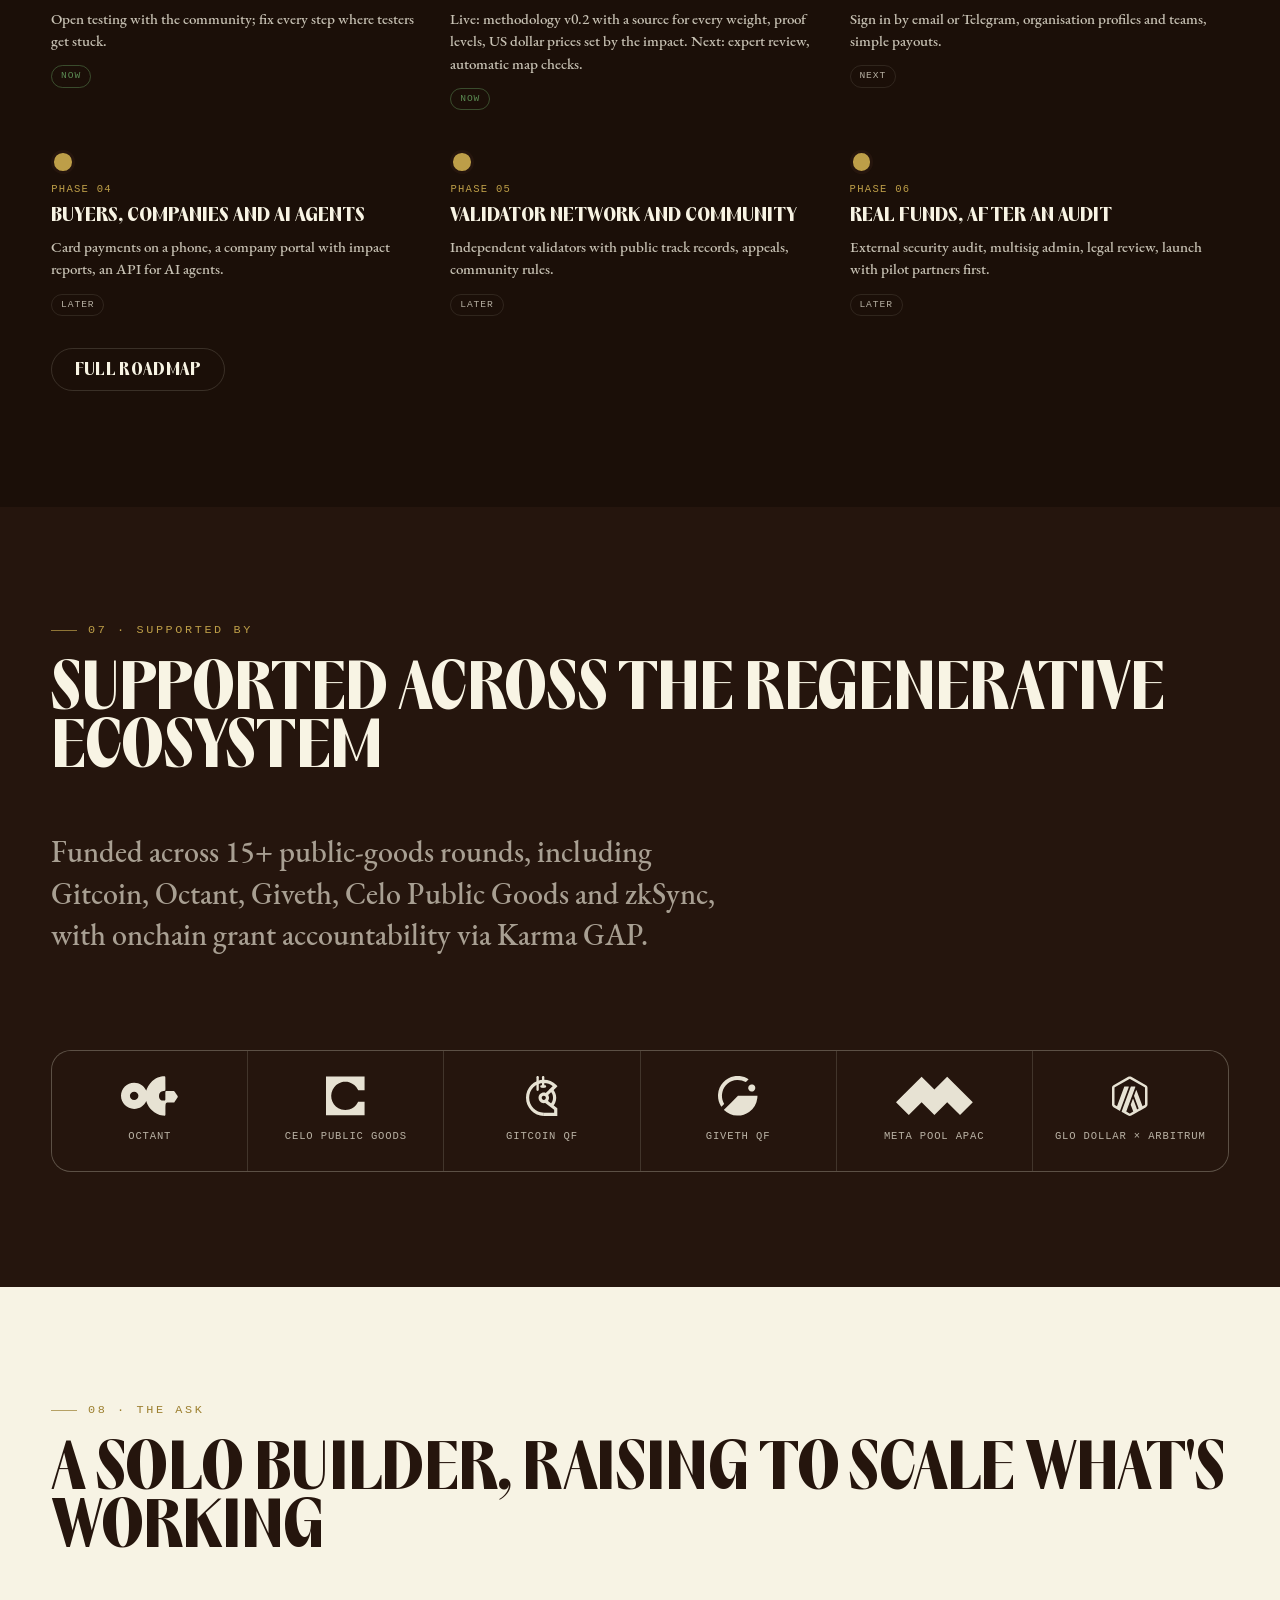
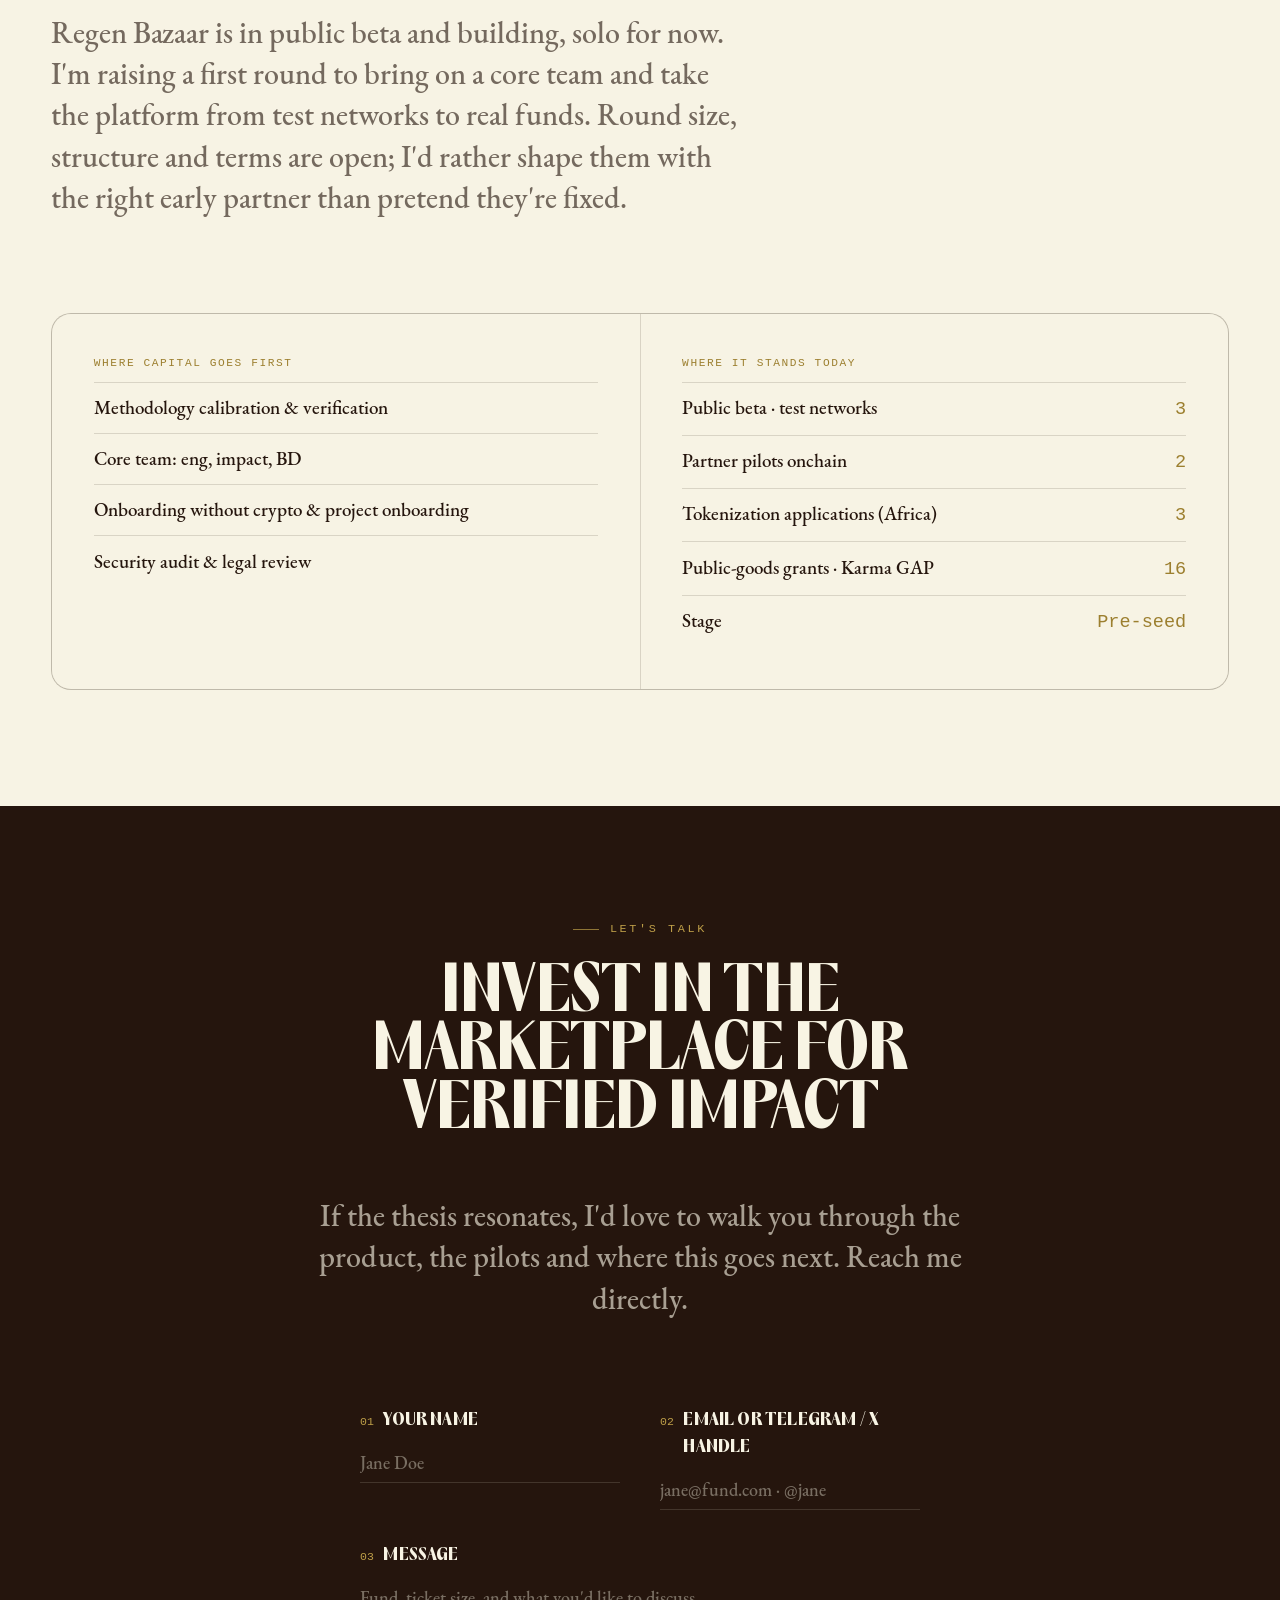
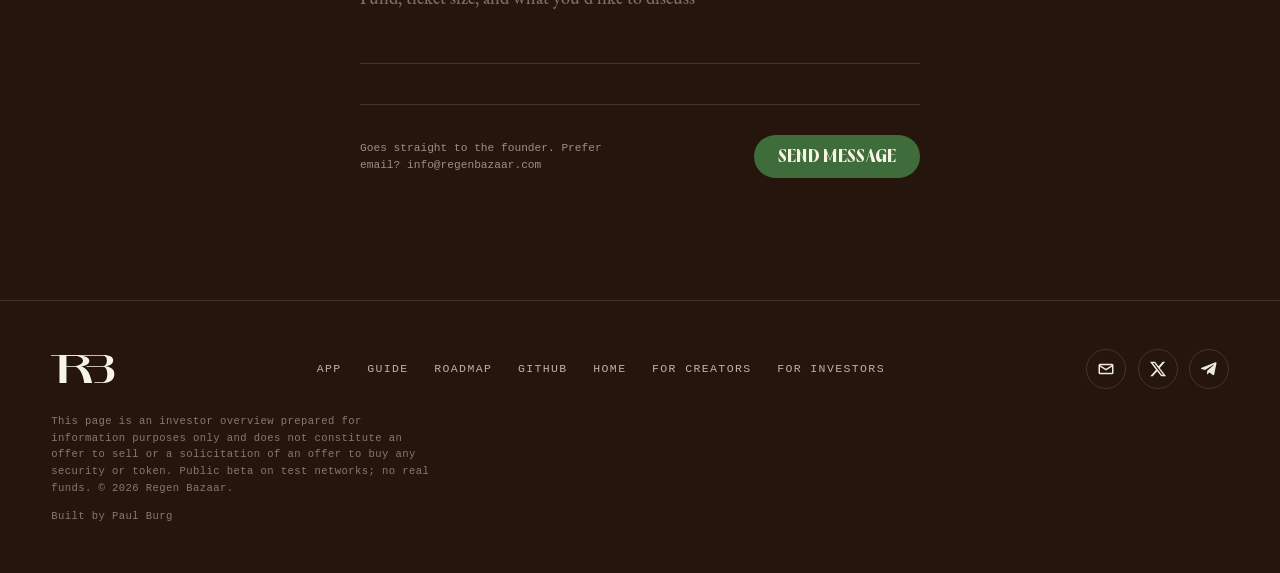
<file: investors.html>
<!doctype html>
<html lang="en">
  <head>
    <meta charset="UTF-8" />
    <meta name="viewport" content="width=device-width, initial-scale=1" />

    <!-- Google tag (gtag.js) -->
    <script async src="https://www.googletagmanager.com/gtag/js?id=G-385NGNGD7J"></script>
    <script>
      window.dataLayer = window.dataLayer || [];
      function gtag(){dataLayer.push(arguments);}
      gtag('js', new Date());

      gtag('config', 'G-385NGNGD7J');
    </script>
    <title>Regen Bazaar | For Investors</title>
    <meta
      name="description"
      content="Regen Bazaar: a marketplace for tokenized real-world impact (tRWI), scored by a published formula and recorded onchain. Investor overview. Public beta on test networks."
    />
    <link rel="icon" href="assets/icon.svg" type="image/svg+xml" />
    <link rel="icon" type="image/png" sizes="32x32" href="assets/favicon-32.png" />
    <link rel="icon" type="image/png" sizes="192x192" href="assets/icon-192.png" />
    <link rel="apple-touch-icon" href="assets/apple-touch-icon.png" />
    <meta name="theme-color" content="#1a1206" />
    <link rel="canonical" href="https://www.regenbazaar.com/investors" />
    <meta property="og:type" content="website" />
    <meta property="og:site_name" content="Regen Bazaar" />
    <meta property="og:title" content="Regen Bazaar | For Investors" />
    <meta property="og:description" content="A marketplace for tokenized real-world impact (tRWI), scored by a published formula and recorded onchain. Investor overview." />
    <meta property="og:url" content="https://www.regenbazaar.com/investors" />
    <meta property="og:image" content="https://www.regenbazaar.com/assets/og-card-v2.jpg" />
    <meta property="og:image:width" content="1200" />
    <meta property="og:image:height" content="630" />
    <meta property="og:image:alt" content="Regen Bazaar: buy real-world impact. Public beta." />
    <meta name="twitter:card" content="summary_large_image" />
    <meta name="twitter:site" content="@RegenBazaar" />
    <meta name="twitter:title" content="Regen Bazaar | For Investors" />
    <meta name="twitter:description" content="Tokenized Real-World Impact, powered by digital MRV. Investor overview." />
    <meta name="twitter:image" content="https://www.regenbazaar.com/assets/og-card-v2.jpg" />
    <link rel="preload" href="assets/background.jpg" as="image" fetchpriority="high" />
    <link rel="preload" href="assets/pp-acma.ttf" as="font" type="font/ttf" crossorigin />
    <link rel="stylesheet" href="investors.css" />
    <link rel="stylesheet" href="pages.css" />
  </head>
  <body>
    <!-- ===================== NAV ===================== -->
    <nav class="nav">
      <a class="nav-brand" href="/" aria-label="Regen Bazaar home">
        <img src="assets/logo.svg" alt="Regen Bazaar" />
        <span class="pill">For Investors</span>
      </a>
      <div class="nav-links">
        <a class="navlink" href="#opportunity">Opportunity</a>
        <a class="navlink" href="#solution">Product</a>
        <a class="navlink" href="#market">Market</a>
        <a class="navlink" href="#traction">Traction</a>
        <a class="navlink" href="#roadmap">Roadmap</a>
        <a class="btn btn-cream" href="#contact">Get in touch</a>
      </div>
    </nav>

    <!-- ===================== HERO ===================== -->
    <header class="hero" id="top" data-screen-label="Hero">
      <div class="hero-bg">
        <img src="assets/background.jpg" alt="" fetchpriority="high" />
      </div>
      <div class="wrap">
        <div class="eyebrow hero-eyebrow reveal">
          Tokenized Real-World Impact · Public beta
        </div>
        <h1 class="display reveal">
          We turn verified real-world impact into a
          <span class="accent">buyable asset</span>
        </h1>
        <p class="serif-lead hero-sub reveal">
          Regen Bazaar is a marketplace where creators (NGOs, communities and
          individuals) list impact they have already delivered as tRWI tokens,
          scored by a published formula, checked by a validator and recorded
          onchain. Buyers purchase it in a stablecoin and the creator is paid
          in the same transaction.
        </p>
        <div class="hero-cta reveal">
          <a class="btn btn-green" href="#contact">Get in touch</a>
          <a class="btn btn-ghost" href="https://app.regenbazaar.com" target="_blank" rel="noopener">Try the beta</a>
        </div>
        <p class="hero-note reveal">
          Public beta on three test networks (Arbitrum Sepolia, Robinhood Chain
          testnet, Celo Sepolia). No real funds yet.
        </p>

        <div class="stat-strip reveal">
          <div class="stat">
            <div class="num">$1.57T</div>
            <div class="lab">Impact investing AUM · GIIN 2024</div>
          </div>
          <div class="stat">
            <div class="num">95 to 97.5%</div>
            <div class="lab">To the creator, in the same transaction</div>
          </div>
          <div class="stat">
            <div class="num">2</div>
            <div class="lab">Partner pilots onchain</div>
          </div>
          <div class="stat">
            <div class="num">16</div>
            <div class="lab">Public-goods grants · Karma GAP</div>
          </div>
        </div>
      </div>
    </header>

    <main>
      <!-- ===================== OPPORTUNITY / PROBLEM ===================== -->
      <section class="section-pad" id="opportunity" data-screen-label="Problem">
        <div class="wrap">
          <div class="section-head reveal">
            <div class="eyebrow">01 · The problem</div>
            <h2 class="display">Impact funding is broken at the point of trust</h2>
            <p class="serif-lead muted">
              Trillions are earmarked for impact, yet capital can't flow to the
              ground. Verification is slow, manual and opaque, so markets can't
              price impact, and good projects stay donation-dependent.
            </p>
          </div>

          <div class="problem-list reveal">
            <div class="problem-row">
              <div class="pidx">01</div>
              <div class="ptitle">Verification is slow &amp; expensive</div>
              <div class="pbody">
                Traditional MRV relies on manual audits and site visits:
                months of lead time and high fixed costs that exclude small
                projects entirely.
              </div>
            </div>
            <div class="problem-row">
              <div class="pidx">02</div>
              <div class="ptitle">A crisis of credibility</div>
              <div class="pbody">
                Investigations into "phantom" carbon credits have eroded trust
                in impact claims, leaving buyers wary of paying for what they
                cannot check.
              </div>
            </div>
            <div class="problem-row">
              <div class="pidx">03</div>
              <div class="ptitle">No liquid market for impact</div>
              <div class="pbody">
                Impact outcomes aren't standardized assets. They can't be
                owned, traded or collateralized, so they attract no investors.
              </div>
            </div>
            <div class="problem-row">
              <div class="pidx">04</div>
              <div class="ptitle">Donation dependency</div>
              <div class="pbody">
                NGOs and communities rely on grants and goodwill instead of
                durable, market-driven funding channels. Regen Bazaar replaces
                asking in advance with selling impact after delivery.
              </div>
            </div>
          </div>
        </div>
      </section>

      <!-- ===================== SOLUTION / HOW IT WORKS ===================== -->
      <section class="section-pad bg-ink2" id="solution" data-screen-label="Solution">
        <div class="wrap">
          <div class="section-head reveal">
            <div class="eyebrow">02 · The solution</div>
            <h2 class="display">
              A marketplace for tokenized Real-World Impact
            </h2>
            <p class="serif-lead muted">
              Regen Bazaar turns a plain impact report into an onchain
              <strong>tRWI</strong>: verifiable, ownable and tradable. A
              published scoring formula and human review sit at the core.
            </p>
          </div>

          <div class="flow reveal">
            <div class="flow-step">
              <div class="snum">01</div>
              <h4>Report</h4>
              <div class="stag">Creator</div>
              <p>
                The creator describes the work in plain words; AI extracts
                the actions and numbers.
              </p>
            </div>
            <div class="flow-step hl">
              <div class="snum">02</div>
              <h4>Score</h4>
              <div class="stag">Published method</div>
              <p>
                A fixed, versioned method scores each impact area in physical
                units. The AI never scores.
              </p>
            </div>
            <div class="flow-step">
              <div class="snum">03</div>
              <h4>Review &amp; attest</h4>
              <div class="stag">Validator · EAS</div>
              <p>
                A validator approves; the report is recorded onchain and listed as a
                tRWI.
              </p>
            </div>
            <div class="flow-step">
              <div class="snum">04</div>
              <h4>Buy</h4>
              <div class="stag">Buyers</div>
              <p>
                Buyers purchase editions in USDG; the creator, the platform and
                any partner are paid in the same transaction.
              </p>
            </div>
          </div>
        </div>
      </section>

      <!-- ===================== SCORING / MOAT ===================== -->
      <section class="section-pad" id="scoring" data-screen-label="Scoring">
        <div class="wrap">
          <div class="section-head reveal">
            <div class="eyebrow">03 · The moat</div>
            <h2 class="display">Scoring anyone can audit</h2>
            <p class="serif-lead muted">
              The Impact Value engine is the part built from scratch. It makes
              small projects cheap to assess and every score explainable.
              Methodology v0.2: every weight has a source or is marked as an
              estimate. Regen Bazaar's own relative index, not a certification.
            </p>
          </div>

          <div class="split">
            <div class="feature-list reveal">
              <div class="feature-item">
                <div class="dot"></div>
                <div>
                  <h5>AI reads, it does not score</h5>
                  <p>
                    An LLM extracts actions and quantities from free text. The
                    report is treated strictly as data and the output is
                    validated.
                  </p>
                </div>
              </div>
              <div class="feature-item">
                <div class="dot"></div>
                <div>
                  <h5>Physical units, sourced weights</h5>
                  <p>
                    Trees become hectares and tCO₂e per year (IPCC, peer-reviewed
                    mangrove rates), waste is counted in kg. Every weight has a
                    public card with its source, and every score carries its
                    version and a per-factor breakdown.
                  </p>
                </div>
              </div>
              <div class="feature-item">
                <div class="dot"></div>
                <div>
                  <h5>Proof levels, onchain record</h5>
                  <p>
                    Public links are saved and checked automatically; a validator
                    sets the proof level (P1 to P4), which adjusts a price set by
                    the Impact Value. The sale
                    contract checks the EAS attestation before any token is minted.
                  </p>
                </div>
              </div>
              <div class="feature-item">
                <div class="dot"></div>
                <div>
                  <h5>Next: calibration</h5>
                  <p>
                    The rate per Impact Value point and the cap of the cost
                    coefficient are calibrated, with Impact Value kept as the
                    main weight of the price; then review by domain experts.
                  </p>
                </div>
              </div>
            </div>

            <div class="compare reveal">
              <div class="crow">
                <div class="ccell chead">Traditional certification</div>
                <div class="ccell chead">Regen Bazaar</div>
              </div>
              <div class="crow">
                <div class="ccell"><div class="ct">Built for large projects</div></div>
                <div class="ccell"><div class="ct">Built for small organisations</div></div>
              </div>
              <div class="crow">
                <div class="ccell"><div class="ct">High upfront audit cost</div></div>
                <div class="ccell"><div class="ct">No upfront cost; fee per sale</div></div>
              </div>
              <div class="crow">
                <div class="ccell"><div class="ct">Opaque, PDF-based</div></div>
                <div class="ccell"><div class="ct">Public method, sourced weights, breakdown</div></div>
              </div>
              <div class="crow">
                <div class="ccell"><div class="ct">Certificate stays in a registry</div></div>
                <div class="ccell"><div class="ct">Transferable, retirable tRWI</div></div>
              </div>
            </div>
          </div>
        </div>
      </section>

      <!-- ===================== MARKET / TAM ===================== -->
      <section class="section-pad bg-paper" id="market" data-screen-label="Market">
        <div class="wrap">
          <div class="section-head reveal">
            <div class="eyebrow">04 · The market</div>
            <h2 class="display">Two converging trillion-dollar curves</h2>
            <p class="serif-lead muted">
              Regen Bazaar sits at the intersection of impact investing and
              real-world-asset tokenization, both scaling fast, and serves the
              demand for impact that can be verified.
            </p>
          </div>

          <div class="tam-grid reveal">
            <div class="tam-cell">
              <div class="tlabel">Impact investing AUM</div>
              <div class="tnum">$1.57T</div>
              <div class="tdesc">
                Global assets managed for measurable social &amp; environmental
                impact, up 21%/yr since 2019.
              </div>
              <div class="tsrc">source: GIIN, 2024</div>
            </div>
            <div class="tam-cell">
              <div class="tlabel">RWA tokenization by 2030</div>
              <div class="tnum">$2–30T</div>
              <div class="tdesc">
                Projected value of real-world assets tokenized onchain;
                forecasts span an order of magnitude, but all agree on trillions.
              </div>
              <div class="tsrc">source: McKinsey / BCG / Std. Chartered</div>
            </div>
            <div class="tam-cell">
              <div class="tlabel">Demand for credible impact</div>
              <div class="tnum">Verified</div>
              <div class="tdesc">
                Buyers want impact they can check before they pay for it.
                Regen Bazaar lists impact only after delivery and a validator's
                check. Regen Bazaar does not issue carbon credits.
              </div>
              <div class="tsrc">Regen Bazaar thesis, not a market forecast</div>
            </div>
            <div class="tam-cell">
              <div class="tlabel">Digital MRV software</div>
              <div class="tnum">$2.74B</div>
              <div class="tdesc">
                Today's market for software-based measurement &amp; verification;
                projected to $8.2B by 2033 (~13%/yr).
              </div>
              <div class="tsrc">source: market research, 2024</div>
            </div>
          </div>
        </div>
      </section>

      <!-- ===================== TRACTION ===================== -->
      <section class="section-pad" id="traction" data-screen-label="Traction">
        <div class="wrap">
          <div class="section-head reveal">
            <div class="eyebrow">05 · Traction</div>
            <h2 class="display">Pilots, a pipeline and a working beta</h2>
            <p class="serif-lead muted">
              Two partner pilots ran onchain before the platform was built. The
              figures below are the partner organisations' own impact, not
              Regen Bazaar metrics.
            </p>
          </div>

          <div class="grid cols-2 reveal">
            <!-- Case 1 -->
            <a class="case" href="https://ecothailand.regenbazaar.com/" target="_blank" rel="noopener">
              <div class="case-img">
                <img src="assets/ecothailand.jpg" alt="EcoThailand program" />
              </div>
              <div class="case-body">
                <div class="case-top">
                  <h4>EcoThailand</h4>
                  <span class="case-visit">Visit ↗</span>
                </div>
                <div class="case-org">EcoThailand Foundation</div>
                <div class="metric-grid">
                  <div class="metric">
                    <div class="mv">2.5 t</div>
                    <div class="ml">CO₂ (partner's own estimate)</div>
                  </div>
                  <div class="metric">
                    <div class="mv">1,000+</div>
                    <div class="ml">students engaged</div>
                  </div>
                  <div class="metric">
                    <div class="mv">200</div>
                    <div class="ml">trees identified</div>
                  </div>
                  <div class="metric">
                    <div class="mv">300+</div>
                    <div class="ml">entities participated</div>
                  </div>
                </div>
              </div>
            </a>

            <!-- Case 2 -->
            <a class="case" href="https://cleanphangan.regenbazaar.com/" target="_blank" rel="noopener">
              <div class="case-img">
                <img src="assets/cleanphangan.jpg" alt="Clean Phangan" />
              </div>
              <div class="case-body">
                <div class="case-top">
                  <h4>Clean Phangan</h4>
                  <span class="case-visit">Visit ↗</span>
                </div>
                <div class="case-org">Clean Phangan Community</div>
                <div class="metric-grid">
                  <div class="metric">
                    <div class="mv">205+</div>
                    <div class="ml">clean-up operations</div>
                  </div>
                  <div class="metric">
                    <div class="mv">90+ t</div>
                    <div class="ml">waste collected</div>
                  </div>
                  <div class="metric">
                    <div class="mv">5,000+</div>
                    <div class="ml">individuals involved</div>
                  </div>
                  <div class="metric">
                    <div class="mv">80/10/10</div>
                    <div class="ml">pilot split, onchain</div>
                  </div>
                </div>
              </div>
            </a>
          </div>

          <div class="pipeline reveal">
            <div class="pipeline-n">3</div>
            <div class="pipeline-body">
              <div class="pipeline-k">In the pipeline · Africa</div>
              <div class="pipeline-d">
                Three community programs across Africa are in active pilots, with
                tokenization applications now in review.
              </div>
            </div>
          </div>

          <div class="eyebrow reveal" style="margin: 3rem 0 1.5rem">The platform today · check it yourself</div>
          <div class="grid cols-4 reveal">
            <a class="card" href="https://arbitrum-sepolia.blockscout.com/address/0x79E4bEAF41F415cE3DF55DaDe3F86423e5399030?tab=contract" target="_blank" rel="noopener">
              <div class="knum">01</div>
              <h4>Verified contracts</h4>
              <p>Source-verified on the block explorers; 61 automated tests; a security self-audit.</p>
              <span class="go">Blockscout ↗</span>
            </a>
            <a class="card" href="https://explorer.testnet.chain.robinhood.com/tx/0xea4a18d20c2fc3c4ed2a46ef7681129a99b905118745ff2de9ad95609ca2ba77" target="_blank" rel="noopener">
              <div class="knum">02</div>
              <h4>A real USDG purchase</h4>
              <p>Test Paxos USDG on Robinhood Chain testnet: 97.5% to the creator (no partner on this sale) in one transaction.</p>
              <span class="go">Transaction ↗</span>
            </a>
            <a class="card" href="https://app.regenbazaar.com/methodology" target="_blank" rel="noopener">
              <div class="knum">03</div>
              <h4>Open methodology</h4>
              <p>The formula and every weight are published in the app.</p>
              <span class="go">Methodology ↗</span>
            </a>
            <a class="card" href="https://github.com/Regen-Bazaar/regenbazaar-beta" target="_blank" rel="noopener">
              <div class="knum">04</div>
              <h4>Open code</h4>
              <p>The app, the scoring engine and the contracts are on GitHub.</p>
              <span class="go">GitHub ↗</span>
            </a>
          </div>
        </div>
      </section>

      <!-- ===================== ROADMAP ===================== -->
      <section class="section-pad bg-ink2" id="roadmap" data-screen-label="Roadmap">
        <div class="wrap">
          <div class="section-head reveal">
            <div class="eyebrow">06 · Roadmap</div>
            <h2 class="display">From public beta to real funds</h2>
            <p class="serif-lead muted">
              Ordered by priority, no dates. Phases 2 and 3 are what we would
              take on first with funding.
            </p>
          </div>

          <div class="roadmap six reveal">
            <div class="phase done">
              <div class="ph">Phase 01</div>
              <h5>Public beta and feedback</h5>
              <p>Open testing with the community; fix every step where testers get stuck.</p>
              <span class="status">Now</span>
            </div>
            <div class="phase done">
              <div class="ph">Phase 02</div>
              <h5>Trust: methodology and proof</h5>
              <p>Live: methodology v0.2 with a source for every weight, proof levels, US dollar prices set by the impact. Next: expert review, automatic map checks.</p>
              <span class="status">Now</span>
            </div>
            <div class="phase">
              <div class="ph">Phase 03</div>
              <h5>Onboarding without crypto</h5>
              <p>Sign in by email or Telegram, organisation profiles and teams, simple payouts.</p>
              <span class="status">Next</span>
            </div>
            <div class="phase">
              <div class="ph">Phase 04</div>
              <h5>Buyers, companies and AI agents</h5>
              <p>Card payments on a phone, a company portal with impact reports, an API for AI agents.</p>
              <span class="status">Later</span>
            </div>
            <div class="phase">
              <div class="ph">Phase 05</div>
              <h5>Validator network and community</h5>
              <p>Independent validators with public track records, appeals, community rules.</p>
              <span class="status">Later</span>
            </div>
            <div class="phase">
              <div class="ph">Phase 06</div>
              <h5>Real funds, after an audit</h5>
              <p>External security audit, multisig admin, legal review, launch with pilot partners first.</p>
              <span class="status">Later</span>
            </div>
          </div>

          <div class="hero-cta section-link reveal">
            <a class="btn btn-ghost" href="https://app.regenbazaar.com/roadmap" target="_blank" rel="noopener">Full roadmap</a>
          </div>
        </div>
      </section>

      <!-- ===================== BACKED BY ===================== -->
      <section class="section-pad" id="backers" data-screen-label="Backers">
        <div class="wrap">
          <div class="section-head reveal">
            <div class="eyebrow">07 · Supported by</div>
            <h2 class="display">Supported across the regenerative ecosystem</h2>
            <p class="serif-lead muted">
              Funded across 15+ public-goods rounds, including Gitcoin, Octant,
              Giveth, Celo Public Goods and zkSync, with onchain grant
              accountability via Karma GAP.
            </p>
          </div>

          <div class="backers reveal">
            <div class="backer">
              <img src="assets/sup-octant.svg" alt="Octant" />
              <div class="bn">Octant</div>
            </div>
            <div class="backer">
              <img src="assets/sup-celo.svg" alt="Celo Public Goods" />
              <div class="bn">Celo Public Goods</div>
            </div>
            <div class="backer">
              <img src="assets/sup-gitcoin.svg" alt="Gitcoin" />
              <div class="bn">Gitcoin QF</div>
            </div>
            <div class="backer">
              <img src="assets/sup-giveth.svg" alt="Giveth" />
              <div class="bn">Giveth QF</div>
            </div>
            <div class="backer">
              <img src="assets/sup-metapool.svg" alt="Meta Pool APAC round" />
              <div class="bn">Meta Pool APAC</div>
            </div>
            <div class="backer">
              <img src="assets/sup-arbitrum.svg" alt="Glo Dollar × Arbitrum DAO round" />
              <div class="bn">Glo Dollar × Arbitrum</div>
            </div>
          </div>
        </div>
      </section>

      <!-- ===================== THE ASK ===================== -->
      <section class="section-pad bg-paper" id="ask" data-screen-label="The Ask">
        <div class="wrap">
          <div class="section-head reveal">
            <div class="eyebrow">08 · The ask</div>
            <h2 class="display">A solo builder, raising to scale what's working</h2>
            <p class="serif-lead muted">
              Regen Bazaar is in public beta and building, solo for now. I'm
              raising a first round to bring on a core team and take the
              platform from test networks to real funds.
              Round size, structure and terms are open; I'd rather shape them
              with the right early partner than pretend they're fixed.
            </p>
          </div>

          <div class="ask-grid reveal">
            <div class="ask-cell">
              <div class="al">Where capital goes first</div>
              <ul class="use-list">
                <li><span>Methodology calibration &amp; verification</span></li>
                <li><span>Core team: eng, impact, BD</span></li>
                <li><span>Onboarding without crypto &amp; project onboarding</span></li>
                <li><span>Security audit &amp; legal review</span></li>
              </ul>
            </div>
            <div class="ask-cell">
              <div class="al">Where it stands today</div>
              <ul class="use-list">
                <li><span>Public beta · test networks</span><span class="uv">3</span></li>
                <li><span>Partner pilots onchain</span><span class="uv">2</span></li>
                <li><span>Tokenization applications (Africa)</span><span class="uv">3</span></li>
                <li><span>Public-goods grants · Karma GAP</span><span class="uv">16</span></li>
                <li><span>Stage</span><span class="uv">Pre-seed</span></li>
              </ul>
            </div>
          </div>
        </div>
      </section>

      <!-- ===================== CLOSING CTA ===================== -->
      <section class="section-pad" id="contact" data-screen-label="Closing">
        <div class="wrap closing reveal">
          <div class="eyebrow" style="justify-content: center">Let's talk</div>
          <h2 class="display">Invest in the marketplace for verified impact</h2>
          <p class="serif-lead muted" style="max-width: 48ch">
            If the thesis resonates, I'd love to walk you through the product,
            the pilots and where this goes next. Reach me directly.
          </p>
          <form class="applyform" id="contactForm" novalidate style="max-width: 560px; margin: 2rem auto 0; text-align: left">
            <input type="text" name="website" tabindex="-1" autocomplete="off" aria-hidden="true" style="position: absolute; left: -9999px; width: 1px; height: 1px; opacity: 0" />
            <div class="field">
              <div class="field-head"><span class="field-num">01</span><label>Your name</label></div>
              <input type="text" name="name" placeholder="Jane Doe" />
            </div>
            <div class="field">
              <div class="field-head"><span class="field-num">02</span><label>Email or Telegram / X handle</label></div>
              <input type="text" name="contact" placeholder="jane@fund.com · @jane" />
            </div>
            <div class="field full">
              <div class="field-head"><span class="field-num">03</span><label>Message</label></div>
              <textarea name="message" rows="3" placeholder="Fund, ticket size, and what you'd like to discuss"></textarea>
            </div>
            <div class="form-foot">
              <p class="note">Goes straight to the founder. Prefer email? <a href="mailto:info@regenbazaar.com">info@regenbazaar.com</a></p>
              <button type="submit" class="btn btn-green">Send message</button>
            </div>
          </form>
          <div id="contactSuccess" style="display: none; text-align: center; padding: 2rem 0">
            <h3 class="display gold">Message sent</h3>
            <p class="serif-lead muted">Thanks. I'll get back to you shortly.</p>
          </div>
        </div>
      </section>
    </main>

    <!-- ===================== FOOTER ===================== -->
    <footer class="foot">
      <div class="wrap">
        <div class="foot-grid">
          <a class="nav-brand" href="/">
            <img src="assets/logo.svg" alt="Regen Bazaar" style="width: 64px" />
          </a>
          <div class="foot-links">
            <a href="https://app.regenbazaar.com" target="_blank" rel="noopener">App</a>
            <a href="https://app.regenbazaar.com/guide" target="_blank" rel="noopener">Guide</a>
            <a href="https://app.regenbazaar.com/roadmap" target="_blank" rel="noopener">Roadmap</a>
            <a href="https://github.com/Regen-Bazaar" target="_blank" rel="noopener">GitHub</a>
            <a href="/">Home</a>
            <a href="/ngos">For creators</a>
            <a href="/investors">For Investors</a>
          </div>
          <div class="socials">
            <a href="mailto:info@regenbazaar.com" aria-label="Email">
              <img src="assets/icon-mail.svg" alt="Email" />
            </a>
            <a href="https://x.com/RegenBazaar" target="_blank" rel="noopener" aria-label="X">
              <img src="assets/icon-x.svg" alt="X" />
            </a>
            <a href="https://t.me/regen_bazaar" target="_blank" rel="noopener" aria-label="Telegram">
              <img src="assets/icon-tg.svg" alt="Telegram" />
            </a>
          </div>
        </div>
        <p class="disclaimer">
          This page is an investor overview prepared for information purposes
          only and does not constitute an offer to sell or a solicitation of an
          offer to buy any security or token. Public beta on test networks;
          no real funds. © 2026 Regen Bazaar.
        </p>
        <p class="disclaimer" style="margin-top:8px">Built by <a href="https://paulburg.com/" target="_blank" rel="noopener noreferrer" style="color:inherit">Paul Burg</a></p>
      </div>
    </footer>

    <script>
      // scroll reveal
      const io = new IntersectionObserver(
        (entries) => {
          entries.forEach((e) => {
            if (e.isIntersecting) {
              e.target.classList.add("in");
              io.unobserve(e.target);
            }
          });
        },
        { threshold: 0.12, rootMargin: "0px 0px -8% 0px" }
      );
      document.querySelectorAll(".reveal").forEach((el) => io.observe(el));

      // investor contact → Telegram bot (owner DM)
      const cform = document.getElementById("contactForm");
      if (cform) {
        const cbtn = cform.querySelector('button[type="submit"]');
        cform.addEventListener("submit", async (e) => {
          e.preventDefault();
          const v = (sel) => {
            const el = cform.querySelector(sel);
            return el ? el.value.trim() : "";
          };
          const payload = {
            name: v('[name="name"]'),
            contact: v('[name="contact"]'),
            message: v('[name="message"]'),
            website: v('[name="website"]'),
          };
          const old = cbtn.textContent;
          cbtn.disabled = true;
          cbtn.textContent = "Sending…";
          try {
            const res = await fetch("/api/contact", {
              method: "POST",
              headers: { "Content-Type": "application/json" },
              body: JSON.stringify(payload),
            });
            const data = await res.json().catch(() => ({ ok: false }));
            if (!data.ok) throw new Error(data.error || "failed");
            cform.style.display = "none";
            document.getElementById("contactSuccess").style.display = "block";
          } catch (err) {
            cbtn.disabled = false;
            cbtn.textContent = old;
            let m = document.getElementById("contactError");
            if (!m) {
              m = document.createElement("p");
              m.id = "contactError";
              m.className = "note";
              m.style.color = "#ff9b9b";
              m.style.marginTop = "1rem";
              cbtn.parentNode.appendChild(m);
            }
            m.innerHTML =
              'Couldn\'t send. Reach us on <a href="https://t.me/regen_bazaar_bot" target="_blank" rel="noopener">Telegram</a> or <a href="mailto:info@regenbazaar.com">email</a>.';
          }
        });
      }
    </script>
  </body>
</html>
</file>
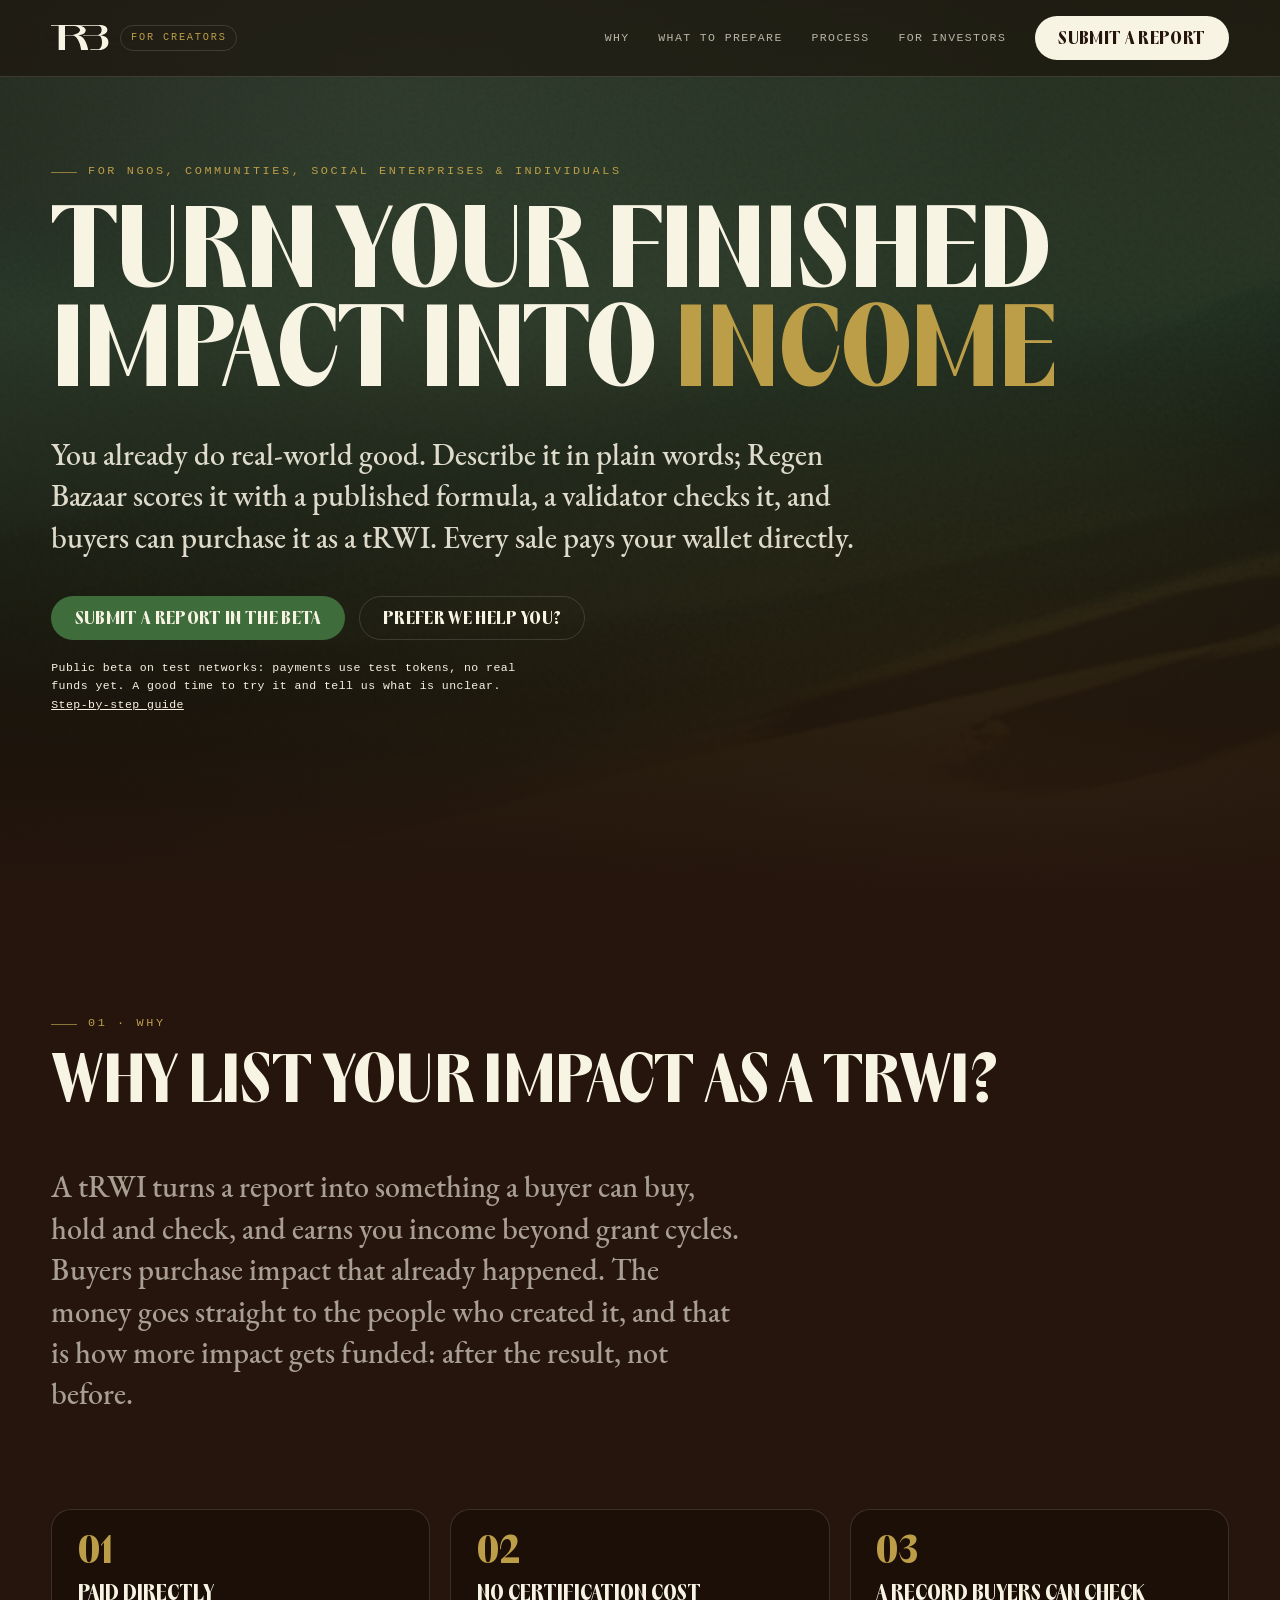
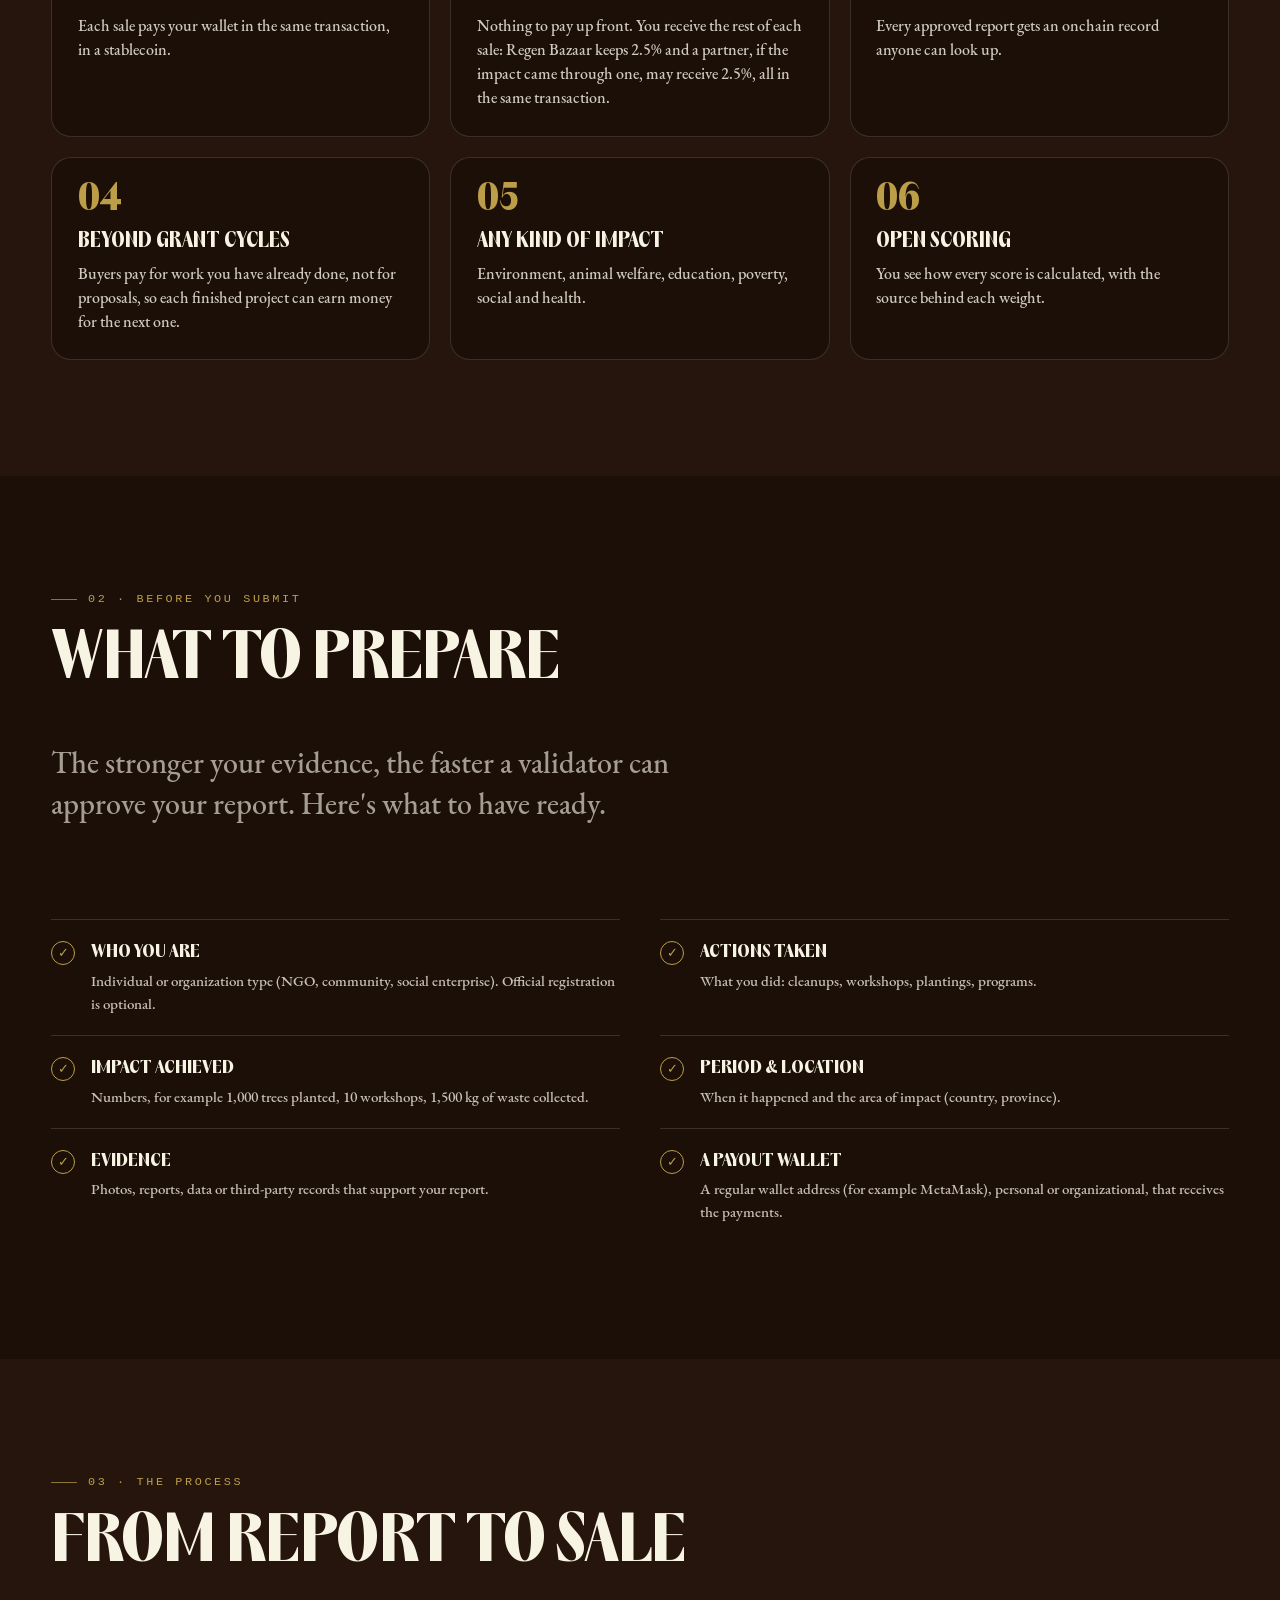
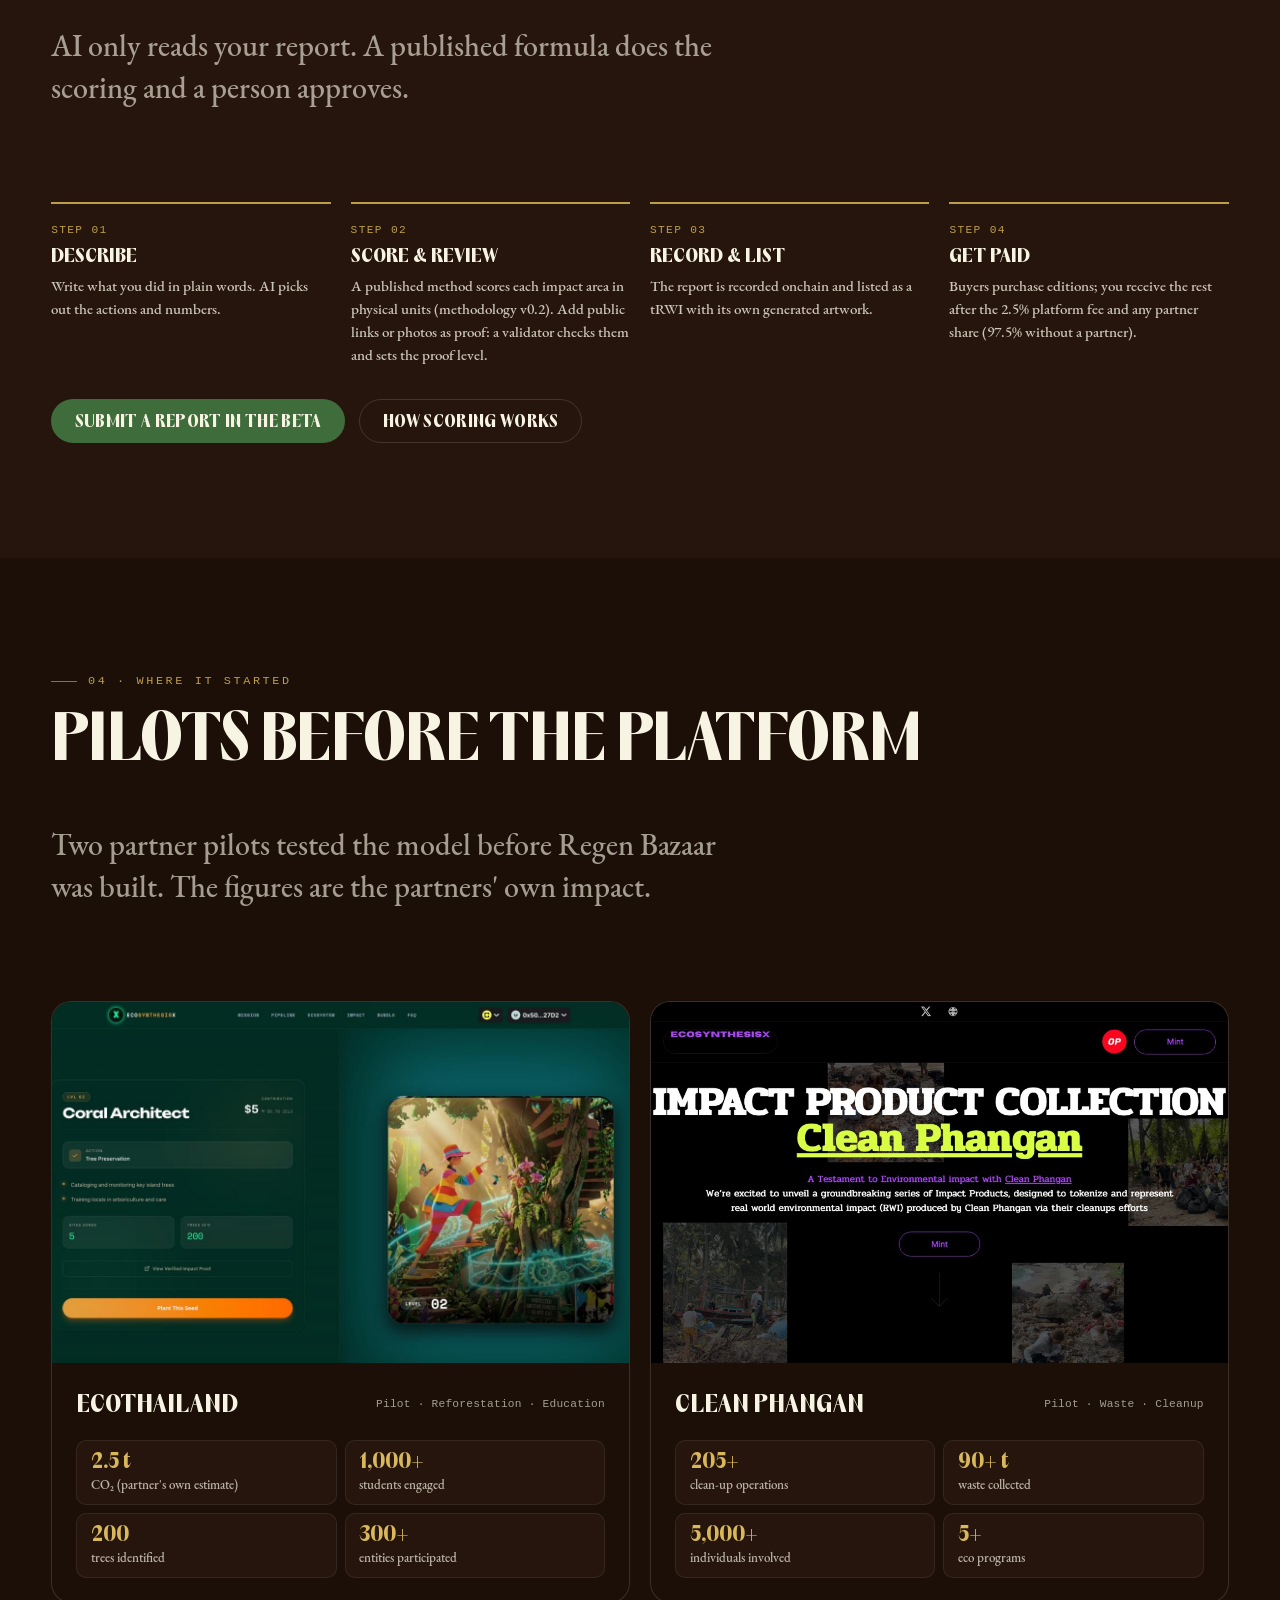
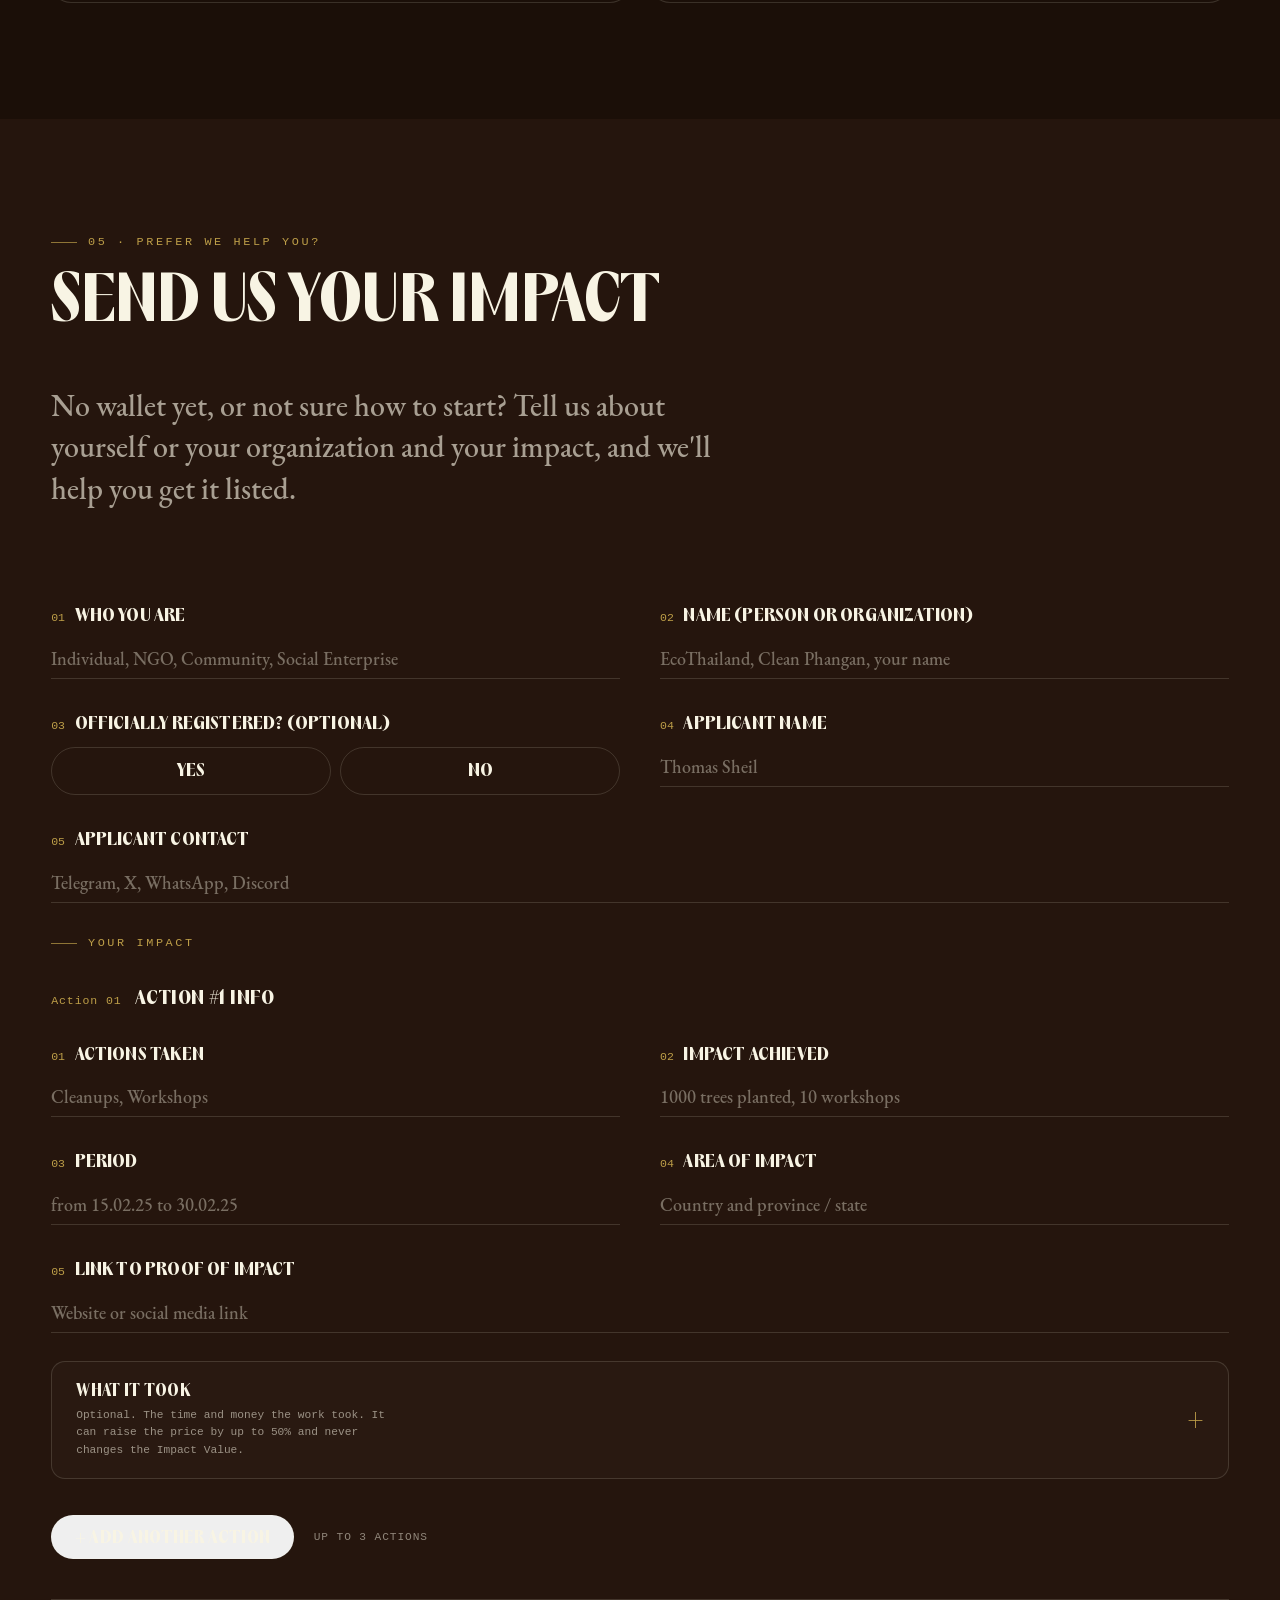
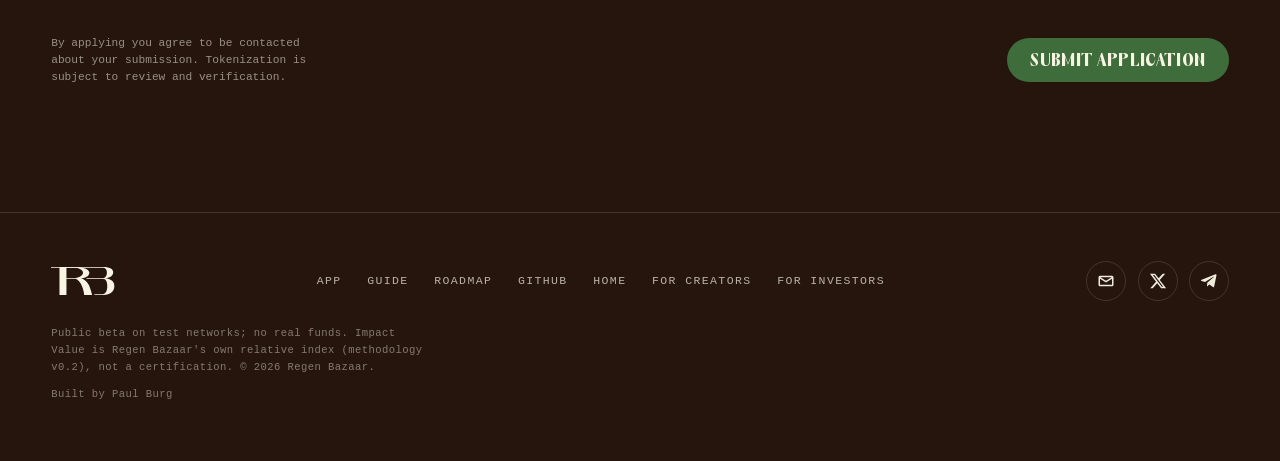
<file: ngos.html>
<!doctype html>
<html lang="en">
  <head>
    <meta charset="UTF-8" />
    <meta name="viewport" content="width=device-width, initial-scale=1" />

    <!-- Google tag (gtag.js) -->
    <script async src="https://www.googletagmanager.com/gtag/js?id=G-385NGNGD7J"></script>
    <script>
      window.dataLayer = window.dataLayer || [];
      function gtag(){dataLayer.push(arguments);}
      gtag('js', new Date());

      gtag('config', 'G-385NGNGD7J');
    </script>
    <title>Regen Bazaar | Sell the impact you created (for creators)</title>
    <meta
      name="description"
      content="For creators (NGOs, communities and individuals): describe impact you already delivered in plain words, get it scored and verified, and list it as a tRWI that buyers purchase in USDG. Public beta on test networks."
    />
    <link rel="icon" href="assets/icon.svg" type="image/svg+xml" />
    <link rel="icon" type="image/png" sizes="32x32" href="assets/favicon-32.png" />
    <link rel="icon" type="image/png" sizes="192x192" href="assets/icon-192.png" />
    <link rel="apple-touch-icon" href="assets/apple-touch-icon.png" />
    <meta name="theme-color" content="#1a1206" />
    <link rel="canonical" href="https://www.regenbazaar.com/ngos" />
    <meta property="og:type" content="website" />
    <meta property="og:site_name" content="Regen Bazaar" />
    <meta property="og:title" content="Regen Bazaar | Sell the impact you created (for creators)" />
    <meta property="og:description" content="Describe impact you already delivered in plain words, get it scored and verified, and list it as a tRWI that buyers purchase in USDG. Public beta on test networks." />
    <meta property="og:url" content="https://www.regenbazaar.com/ngos" />
    <meta property="og:image" content="https://www.regenbazaar.com/assets/og-card-v2.jpg" />
    <meta property="og:image:width" content="1200" />
    <meta property="og:image:height" content="630" />
    <meta property="og:image:alt" content="Regen Bazaar: buy real-world impact. Public beta." />
    <meta name="twitter:card" content="summary_large_image" />
    <meta name="twitter:site" content="@RegenBazaar" />
    <meta name="twitter:title" content="Regen Bazaar | Sell the impact you created (for creators)" />
    <meta name="twitter:description" content="Describe impact you already delivered in plain words, get it verified, and let buyers purchase it as tRWI." />
    <meta name="twitter:image" content="https://www.regenbazaar.com/assets/og-card-v2.jpg" />
    <link rel="preload" href="assets/background.jpg" as="image" fetchpriority="high" />
    <link rel="preload" href="assets/pp-acma.ttf" as="font" type="font/ttf" crossorigin />
    <link rel="stylesheet" href="investors.css" />
    <link rel="stylesheet" href="pages.css" />
  </head>
  <body>
    <!-- ===================== NAV ===================== -->
    <nav class="nav">
      <a class="nav-brand" href="/">
        <img src="assets/logo.svg" alt="Regen Bazaar" />
        <span class="pill">For creators</span>
      </a>
      <div class="nav-links">
        <a class="navlink" href="#why">Why</a>
        <a class="navlink" href="#prepare">What to prepare</a>
        <a class="navlink" href="#process">Process</a>
        <a class="navlink" href="/investors">For Investors</a>
        <a class="btn btn-cream" href="https://app.regenbazaar.com/tokenize" target="_blank" rel="noopener">Submit a report</a>
      </div>
    </nav>

    <!-- ===================== HERO ===================== -->
    <header class="hero" id="top" data-screen-label="Hero">
      <div class="hero-bg">
        <img src="assets/background.jpg" alt="" fetchpriority="high" />
      </div>
      <div class="wrap">
        <div class="eyebrow hero-eyebrow reveal">
          For NGOs, communities, social enterprises &amp; individuals
        </div>
        <h1 class="display reveal">
          Turn your finished impact into <span class="accent">income</span>
        </h1>
        <p class="serif-lead hero-sub reveal">
          You already do real-world good. Describe it in plain words; Regen
          Bazaar scores it with a published formula, a validator checks it, and
          buyers can purchase it as a tRWI. Every sale pays your wallet directly.
        </p>
        <div class="hero-cta reveal">
          <a class="btn btn-green" href="https://app.regenbazaar.com/tokenize" target="_blank" rel="noopener">Submit a report in the beta</a>
          <a class="btn btn-ghost" href="#apply">Prefer we help you?</a>
        </div>
        <p class="hero-note reveal">
          Public beta on test networks: payments use test tokens, no real funds
          yet. A good time to try it and tell us what is unclear.
          <a href="https://app.regenbazaar.com/guide" target="_blank" rel="noopener" style="text-decoration: underline">Step-by-step guide</a>
        </p>
      </div>
    </header>

    <main>
      <!-- ===================== WHY ===================== -->
      <section class="section-pad" id="why" data-screen-label="Why">
        <div class="wrap">
          <div class="section-head reveal">
            <div class="eyebrow">01 · Why</div>
            <h2 class="display">Why list your impact as a tRWI?</h2>
            <p class="serif-lead muted">
              A tRWI turns a report into something a buyer can buy, hold and
              check, and earns you income beyond grant cycles. Buyers purchase
              impact that already happened. The money goes straight to the
              people who created it, and that is how more impact gets funded:
              after the result, not before.
            </p>
          </div>

          <div class="grid cols-3 reveal">
            <div class="benefit">
              <div class="bnum">01</div>
              <h4>Paid directly</h4>
              <p>Each sale pays your wallet in the same transaction, in a stablecoin.</p>
            </div>
            <div class="benefit">
              <div class="bnum">02</div>
              <h4>No certification cost</h4>
              <p>Nothing to pay up front. You receive the rest of each sale: Regen Bazaar keeps 2.5% and a partner, if the impact came through one, may receive 2.5%, all in the same transaction.</p>
            </div>
            <div class="benefit">
              <div class="bnum">03</div>
              <h4>A record buyers can check</h4>
              <p>Every approved report gets an onchain record anyone can look up.</p>
            </div>
            <div class="benefit">
              <div class="bnum">04</div>
              <h4>Beyond grant cycles</h4>
              <p>Buyers pay for work you have already done, not for proposals, so each finished project can earn money for the next one.</p>
            </div>
            <div class="benefit">
              <div class="bnum">05</div>
              <h4>Any kind of impact</h4>
              <p>Environment, animal welfare, education, poverty, social and health.</p>
            </div>
            <div class="benefit">
              <div class="bnum">06</div>
              <h4>Open scoring</h4>
              <p>You see how every score is calculated, with the source behind each weight.</p>
            </div>
          </div>
        </div>
      </section>

      <!-- ===================== WHAT TO PREPARE ===================== -->
      <section class="section-pad bg-ink2" id="prepare" data-screen-label="Prepare">
        <div class="wrap">
          <div class="section-head reveal">
            <div class="eyebrow">02 · Before you submit</div>
            <h2 class="display">What to prepare</h2>
            <p class="serif-lead muted">
              The stronger your evidence, the faster a validator can approve your
              report. Here's what to have ready.
            </p>
          </div>

          <div class="prepare reveal">
            <div class="prep-item">
              <div class="pcheck">✓</div>
              <div>
                <h5>Who you are</h5>
                <p>
                  Individual or organization type (NGO, community, social
                  enterprise). Official registration is optional.
                </p>
              </div>
            </div>
            <div class="prep-item">
              <div class="pcheck">✓</div>
              <div>
                <h5>Actions taken</h5>
                <p>What you did: cleanups, workshops, plantings, programs.</p>
              </div>
            </div>
            <div class="prep-item">
              <div class="pcheck">✓</div>
              <div>
                <h5>Impact achieved</h5>
                <p>
                  Numbers, for example 1,000 trees planted, 10 workshops, 1,500 kg
                  of waste collected.
                </p>
              </div>
            </div>
            <div class="prep-item">
              <div class="pcheck">✓</div>
              <div>
                <h5>Period &amp; location</h5>
                <p>When it happened and the area of impact (country, province).</p>
              </div>
            </div>
            <div class="prep-item">
              <div class="pcheck">✓</div>
              <div>
                <h5>Evidence</h5>
                <p>
                  Photos, reports, data or third-party records that support your
                  report.
                </p>
              </div>
            </div>
            <div class="prep-item">
              <div class="pcheck">✓</div>
              <div>
                <h5>A payout wallet</h5>
                <p>A regular wallet address (for example MetaMask), personal or organizational, that receives the payments.</p>
              </div>
            </div>
          </div>
        </div>
      </section>

      <!-- ===================== PROCESS ===================== -->
      <section class="section-pad" id="process" data-screen-label="Process">
        <div class="wrap">
          <div class="section-head reveal">
            <div class="eyebrow">03 · The process</div>
            <h2 class="display">From report to sale</h2>
            <p class="serif-lead muted">
              AI only reads your report. A published formula does the scoring
              and a person approves.
            </p>
          </div>

          <div class="process reveal">
            <div class="pstep">
              <div class="ps-n">Step 01</div>
              <h5>Describe</h5>
              <p>Write what you did in plain words. AI picks out the actions and numbers.</p>
            </div>
            <div class="pstep">
              <div class="ps-n">Step 02</div>
              <h5>Score &amp; review</h5>
              <p>
                A published method scores each impact area in physical units (methodology v0.2).
                Add public links or photos as proof: a validator checks them and sets the proof level.
              </p>
            </div>
            <div class="pstep">
              <div class="ps-n">Step 03</div>
              <h5>Record &amp; list</h5>
              <p>
                The report is recorded onchain and listed as a tRWI with its own
                generated artwork.
              </p>
            </div>
            <div class="pstep">
              <div class="ps-n">Step 04</div>
              <h5>Get paid</h5>
              <p>Buyers purchase editions; you receive the rest after the 2.5% platform fee and any partner share (97.5% without a partner).</p>
            </div>
          </div>

          <div class="hero-cta section-link reveal">
            <a class="btn btn-green" href="https://app.regenbazaar.com/tokenize" target="_blank" rel="noopener">Submit a report in the beta</a>
            <a class="btn btn-ghost" href="https://app.regenbazaar.com/methodology" target="_blank" rel="noopener">How scoring works</a>
          </div>
        </div>
      </section>

      <!-- ===================== PILOTS ===================== -->
      <section class="section-pad bg-ink2" id="examples" data-screen-label="Pilots">
        <div class="wrap">
          <div class="section-head reveal">
            <div class="eyebrow">04 · Where it started</div>
            <h2 class="display">Pilots before the platform</h2>
            <p class="serif-lead muted">
              Two partner pilots tested the model before Regen Bazaar was built.
              The figures are the partners' own impact.
            </p>
          </div>

          <div class="grid cols-2 reveal">
            <article class="case">
              <div class="case-img">
                <img src="assets/ecothailand.jpg" alt="EcoThailand" loading="lazy" />
              </div>
              <div class="case-body">
                <div class="case-top">
                  <h4>EcoThailand</h4>
                  <span class="mono muted" style="font-size: 0.7rem">Pilot · Reforestation · Education</span>
                </div>
                <div class="metric-grid">
                  <div class="metric"><div class="mv">2.5 t</div><div class="ml">CO₂ (partner's own estimate)</div></div>
                  <div class="metric"><div class="mv">1,000+</div><div class="ml">students engaged</div></div>
                  <div class="metric"><div class="mv">200</div><div class="ml">trees identified</div></div>
                  <div class="metric"><div class="mv">300+</div><div class="ml">entities participated</div></div>
                </div>
              </div>
            </article>
            <article class="case">
              <div class="case-img">
                <img src="assets/cleanphangan.jpg" alt="Clean Phangan" loading="lazy" />
              </div>
              <div class="case-body">
                <div class="case-top">
                  <h4>Clean Phangan</h4>
                  <span class="mono muted" style="font-size: 0.7rem">Pilot · Waste · Cleanup</span>
                </div>
                <div class="metric-grid">
                  <div class="metric"><div class="mv">205+</div><div class="ml">clean-up operations</div></div>
                  <div class="metric"><div class="mv">90+ t</div><div class="ml">waste collected</div></div>
                  <div class="metric"><div class="mv">5,000+</div><div class="ml">individuals involved</div></div>
                  <div class="metric"><div class="mv">5+</div><div class="ml">eco programs</div></div>
                </div>
              </div>
            </article>
          </div>
        </div>
      </section>

      <!-- ===================== APPLICATION FORM ===================== -->
      <section class="section-pad" id="apply" data-screen-label="Apply">
        <div class="wrap">
          <div class="section-head reveal">
            <div class="eyebrow">05 · Prefer we help you?</div>
            <h2 class="display">Send us your impact</h2>
            <p class="serif-lead muted">
              No wallet yet, or not sure how to start? Tell us about yourself or
              your organization and your impact, and we'll help you get it listed.
            </p>
          </div>

          <form class="applyform reveal" id="applyForm" novalidate>
            <input type="text" name="website" tabindex="-1" autocomplete="off" aria-hidden="true" style="position: absolute; left: -9999px; width: 1px; height: 1px; opacity: 0" />
            <div class="field">
              <div class="field-head"><span class="field-num">01</span><label>Who you are</label></div>
              <input type="text" name="orgType" placeholder="Individual, NGO, Community, Social Enterprise" />
            </div>
            <div class="field">
              <div class="field-head"><span class="field-num">02</span><label>Name (person or organization)</label></div>
              <input type="text" name="entity" placeholder="EcoThailand, Clean Phangan, your name" />
            </div>

            <div class="field">
              <div class="field-head"><span class="field-num">03</span><label>Officially registered? (optional)</label></div>
              <div class="radio-row">
                <label class="radio-pill"><input type="radio" name="registered" value="Yes" />Yes</label>
                <label class="radio-pill"><input type="radio" name="registered" value="No" />No</label>
              </div>
            </div>
            <div class="field">
              <div class="field-head"><span class="field-num">04</span><label>Applicant name</label></div>
              <input type="text" name="applicant" placeholder="Thomas Sheil" />
            </div>

            <div class="field full">
              <div class="field-head"><span class="field-num">05</span><label>Applicant contact</label></div>
              <input type="text" name="contact" placeholder="Telegram, X, WhatsApp, Discord" />
            </div>

            <div class="form-foot" style="border-top: 0; padding-top: 0; margin-top: 0">
              <div class="eyebrow">Your impact</div>
            </div>

            <div class="actions" id="actions">
              <div class="action" data-action="1">
                <div class="action-title">
                  <span class="field-num">Action 01</span>
                  <h4>Action #1 info</h4>
                </div>
                <div class="action-grid">
                  <div class="field">
                    <div class="field-head"><span class="field-num">01</span><label>Actions taken</label></div>
                    <input type="text" name="a1-taken" placeholder="Cleanups, Workshops" />
                  </div>
                  <div class="field">
                    <div class="field-head"><span class="field-num">02</span><label>Impact achieved</label></div>
                    <input type="text" name="a1-impact" placeholder="1000 trees planted, 10 workshops" />
                  </div>
                  <div class="field">
                    <div class="field-head"><span class="field-num">03</span><label>Period</label></div>
                    <input type="text" name="a1-period" placeholder="from 15.02.25 to 30.02.25" />
                  </div>
                  <div class="field">
                    <div class="field-head"><span class="field-num">04</span><label>Area of impact</label></div>
                    <input type="text" name="a1-area" placeholder="Country and province / state" />
                  </div>
                  <div class="field full">
                    <div class="field-head"><span class="field-num">05</span><label>Link to proof of impact</label></div>
                    <input type="text" name="a1-proof" placeholder="Website or social media link" />
                  </div>
                </div>

                <div class="acdm">
                  <button type="button" class="acdm-trigger" aria-expanded="false">
                    <div>
                      <div class="acdm-title">What it took</div>
                      <div class="acdm-sub">
                        Optional. The time and money the work took. It can raise the price by up to 50% and never changes the Impact Value.
                      </div>
                    </div>
                    <span class="acdm-chevron" aria-hidden="true">+</span>
                  </button>
                  <div class="acdm-body">
                    <div class="acdm-clip">
                      <div class="acdm-inner">
                        <div class="acdm-q">
                          <span class="field-num">01</span>
                          <div>
                            <p class="acdm-qt">Volunteer hours: how many hours of work did this action take in total?</p>
                            <div class="field acdm-opts">
                              <input type="text" inputmode="decimal" name="a1-hours" placeholder="120" />
                            </div>
                          </div>
                        </div>
                        <div class="acdm-q">
                          <span class="field-num">02</span>
                          <div>
                            <p class="acdm-qt">Value of an hour: what is one hour of this work worth locally, in US dollars?</p>
                            <div class="field acdm-opts">
                              <input type="text" inputmode="decimal" name="a1-hourValue" placeholder="5" />
                            </div>
                          </div>
                        </div>
                        <div class="acdm-q">
                          <span class="field-num">03</span>
                          <div>
                            <p class="acdm-qt">Money spent: what did materials, equipment and transport cost, in US dollars?</p>
                            <div class="field acdm-opts">
                              <input type="text" inputmode="decimal" name="a1-spent" placeholder="300" />
                            </div>
                          </div>
                        </div>
                      </div>
                    </div>
                  </div>
                </div>
              </div>
            </div>

            <div class="add-action-wrap" id="addActionWrap">
              <button type="button" class="btn btn-ghost add-action" id="addAction">+ Add another action</button>
              <span class="add-action-note">Up to 3 actions</span>
            </div>

            <div class="form-foot">
              <p class="note">
                By applying you agree to be contacted about your submission.
                Tokenization is subject to review and verification.
              </p>
              <button type="submit" class="btn btn-green">Submit application</button>
            </div>
          </form>

          <div id="formSuccess" class="reveal" style="display: none; text-align: center; padding: 3rem 0">
            <h3 class="display gold">Application received</h3>
            <p class="serif-lead muted">
              Thank you. We'll review your impact and reach out about next steps.
            </p>
          </div>
        </div>
      </section>
    </main>

    <!-- ===================== FOOTER ===================== -->
    <footer class="foot">
      <div class="wrap">
        <div class="foot-grid">
          <a class="nav-brand" href="/">
            <img src="assets/logo.svg" alt="Regen Bazaar" style="width: 64px" />
          </a>
          <div class="foot-links">
            <a href="https://app.regenbazaar.com" target="_blank" rel="noopener">App</a>
            <a href="https://app.regenbazaar.com/guide" target="_blank" rel="noopener">Guide</a>
            <a href="https://app.regenbazaar.com/roadmap" target="_blank" rel="noopener">Roadmap</a>
            <a href="https://github.com/Regen-Bazaar" target="_blank" rel="noopener">GitHub</a>
            <a href="/">Home</a>
            <a href="/ngos">For creators</a>
            <a href="/investors">For Investors</a>
          </div>
          <div class="socials">
            <a href="mailto:info@regenbazaar.com" aria-label="Email">
              <img src="assets/icon-mail.svg" alt="Email" />
            </a>
            <a href="https://x.com/RegenBazaar" target="_blank" rel="noopener" aria-label="X">
              <img src="assets/icon-x.svg" alt="X" />
            </a>
            <a href="https://t.me/regen_bazaar" target="_blank" rel="noopener" aria-label="Telegram">
              <img src="assets/icon-tg.svg" alt="Telegram" />
            </a>
          </div>
        </div>
        <p class="disclaimer">
          Public beta on test networks; no real funds. Impact Value is
          Regen Bazaar's own relative index (methodology v0.2), not a certification.
          © 2026 Regen Bazaar.
        </p>
        <p class="disclaimer" style="margin-top:8px">Built by <a href="https://paulburg.com/" target="_blank" rel="noopener noreferrer" style="color:inherit">Paul Burg</a></p>
      </div>
    </footer>

    <script>
      const io = new IntersectionObserver(
        (entries) => {
          entries.forEach((e) => {
            if (e.isIntersecting) {
              e.target.classList.add("in");
              io.unobserve(e.target);
            }
          });
        },
        { threshold: 0.12, rootMargin: "0px 0px -8% 0px" }
      );
      document.querySelectorAll(".reveal").forEach((el) => io.observe(el));

      // ACDM spoiler toggle (event delegation so cloned actions work)
      document.addEventListener("click", (e) => {
        const trigger = e.target.closest(".acdm-trigger");
        if (!trigger) return;
        const acdm = trigger.closest(".acdm");
        const open = acdm.classList.toggle("open");
        trigger.setAttribute("aria-expanded", String(open));
      });

      // Add another action (up to 3, mirroring the original form)
      const MAX_ACTIONS = 3;
      const actions = document.getElementById("actions");
      const addBtn = document.getElementById("addAction");
      const addWrap = document.getElementById("addActionWrap");
      addBtn.addEventListener("click", () => {
        const blocks = actions.querySelectorAll(".action");
        if (blocks.length >= MAX_ACTIONS) return;
        const n = blocks.length + 1;
        const nn = String(n).padStart(2, "0");
        const clone = actions.querySelector(".action").cloneNode(true);
        clone.dataset.action = n;
        clone.querySelector(".action-title .field-num").textContent = "Action " + nn;
        clone.querySelector(".action-title h4").textContent = "Action #" + n + " info";
        // reset fields + re-namespace radios/inputs to this action
        clone.querySelectorAll("input").forEach((inp) => {
          if (inp.name) inp.name = inp.name.replace(/^a\d+-/, "a" + n + "-");
          if (inp.type === "radio") inp.checked = false;
          else inp.value = "";
        });
        // collapse the spoiler on the fresh block
        const acdm = clone.querySelector(".acdm");
        acdm.classList.remove("open");
        acdm.querySelector(".acdm-trigger").setAttribute("aria-expanded", "false");
        actions.appendChild(clone);
        if (n >= MAX_ACTIONS) addWrap.classList.add("maxed");
      });

      // form submit → Telegram bot (NGO application topic)
      const form = document.getElementById("applyForm");
      const submitBtn = form.querySelector('button[type="submit"]');
      form.addEventListener("submit", async (e) => {
        e.preventDefault();
        const val = (sel) => {
          const el = form.querySelector(sel);
          return el ? el.value.trim() : "";
        };
        const payload = {
          orgType: val('input[name="orgType"]'),
          entity: val('input[name="entity"]'),
          registered: (form.querySelector('input[name="registered"]:checked') || {}).value || "",
          applicant: val('input[name="applicant"]'),
          contact: val('input[name="contact"]'),
          website: val('input[name="website"]'),
          actions: [],
        };
        form.querySelectorAll(".action").forEach((blk) => {
          const v = (suf) => {
            const el = blk.querySelector(`input[name$="-${suf}"]`);
            return el ? el.value.trim() : "";
          };
          const r = (suf) => {
            const el = blk.querySelector(`input[name$="-${suf}"]:checked`);
            return el ? el.value : "";
          };
          payload.actions.push({
            taken: v("taken"), impact: v("impact"), period: v("period"), area: v("area"), proof: v("proof"),
            hours: v("hours"), hourValue: v("hourValue"), spent: v("spent"),
          });
        });
        const old = submitBtn.textContent;
        submitBtn.disabled = true;
        submitBtn.textContent = "Sending…";
        try {
          const res = await fetch("/api/apply", {
            method: "POST",
            headers: { "Content-Type": "application/json" },
            body: JSON.stringify(payload),
          });
          const data = await res.json().catch(() => ({ ok: false }));
          if (!data.ok) throw new Error(data.error || "failed");
          form.style.display = "none";
          const ok = document.getElementById("formSuccess");
          ok.style.display = "block";
          ok.classList.add("in");
          const y = ok.getBoundingClientRect().top + window.scrollY - 160;
          window.scrollTo({ top: y, behavior: "smooth" });
        } catch (err) {
          submitBtn.disabled = false;
          submitBtn.textContent = old;
          let m = document.getElementById("formError");
          if (!m) {
            m = document.createElement("p");
            m.id = "formError";
            m.className = "note";
            m.style.color = "#ff9b9b";
            m.style.marginTop = "1rem";
            submitBtn.parentNode.appendChild(m);
          }
          m.innerHTML =
            'Couldn\'t send right now. Please message us on <a href="https://t.me/regen_bazaar_bot" target="_blank" rel="noopener">Telegram</a>.';
        }
      });
    </script>
  </body>
</html>
</file>
<file: investors.css>
/* ============================================================
   Regen Bazaar — Investor Page
   Design system: brand-faithful (PP Acma / EB Garamond,
   cream–brown–gold–green) + an investor "data layer"
   (mono labels, hairline rules, numeric scale).
   ============================================================ */

@font-face {
  font-family: "PP Acma";
  font-style: normal;
  font-weight: 900;
  font-display: swap;
  src: url("assets/pp-acma.ttf") format("truetype");
}
@font-face {
  font-family: "EB Garamond";
  font-style: normal;
  font-weight: 500;
  font-display: swap;
  src: url("assets/eb-garamond.ttf") format("truetype");
}

:root {
  --ink: #25150d;
  --ink-2: #1b0f08;
  --ink-3: #0f0805;
  --paper: #f7f3e4;
  --paper-2: #ecebd9;
  --cream: #f8f4e4;
  --gold: #bd9e48;
  --gold-2: #d8b85a;
  --green: #3f6c3b;
  --green-2: #5a8a52;

  --line: rgba(248, 244, 228, 0.14);
  --line-soft: rgba(248, 244, 228, 0.08);
  --line-ink: rgba(37, 21, 13, 0.14);

  --mono: ui-monospace, "SF Mono", "JetBrains Mono", Menlo, Consolas, monospace;
  --serif: "EB Garamond", Georgia, serif;
  --display: "PP Acma", "Arial Narrow", sans-serif;

  --maxw: 1280px;
  --gutter: clamp(1.25rem, 4vw, 4rem);
}

* {
  box-sizing: border-box;
}

html {
  scroll-behavior: smooth;
}

body {
  margin: 0;
  background: var(--ink);
  color: var(--cream);
  font-family: var(--serif);
  font-size: clamp(1.05rem, 0.6rem + 0.7vw, 1.3rem);
  line-height: 1.5;
  -webkit-font-smoothing: antialiased;
  -moz-osx-font-smoothing: grayscale;
  overflow-x: hidden;
}

img {
  display: block;
  max-width: 100%;
}

a {
  color: inherit;
  text-decoration: none;
}

/* ---------- typography ---------- */
.display {
  font-family: var(--display);
  font-weight: 900;
  line-height: 0.94;
  letter-spacing: -0.01em;
  text-transform: uppercase;
  margin: 0;
}

h1.display {
  font-size: clamp(2.8rem, 1rem + 7vw, 7rem);
  letter-spacing: -0.02em;
}

h2.display {
  font-size: clamp(2.1rem, 1rem + 3.6vw, 4rem);
}

h3.display {
  font-size: clamp(1.5rem, 1rem + 1.6vw, 2.4rem);
}

.serif-lead {
  font-family: var(--serif);
  font-size: clamp(1.25rem, 0.9rem + 1.3vw, 1.9rem);
  line-height: 1.36;
}

/* eyebrow / section index label */
.eyebrow {
  font-family: var(--mono);
  font-size: 0.74rem;
  letter-spacing: 0.22em;
  text-transform: uppercase;
  color: var(--gold);
  display: flex;
  align-items: center;
  gap: 0.7rem;
}
.eyebrow::before {
  content: "";
  width: 1.6rem;
  height: 1px;
  background: var(--gold);
  opacity: 0.7;
}

.mono {
  font-family: var(--mono);
  letter-spacing: 0.02em;
}

.muted {
  opacity: 0.62;
}

.gold {
  color: var(--gold);
}

/* placeholder for research-dependent figures */
.tbd {
  color: var(--gold-2);
  border-bottom: 1.5px dotted rgba(216, 184, 90, 0.5);
  position: relative;
  white-space: nowrap;
}
.tag {
  display: inline-block;
  font-family: var(--mono);
  font-size: 0.62rem;
  letter-spacing: 0.12em;
  text-transform: uppercase;
  color: var(--gold-2);
  opacity: 0.7;
  border: 1px solid rgba(216, 184, 90, 0.35);
  border-radius: 100px;
  padding: 0.12rem 0.5rem;
  vertical-align: middle;
  white-space: nowrap;
}

/* ---------- layout ---------- */
.wrap {
  max-width: var(--maxw);
  margin: 0 auto;
  padding-inline: var(--gutter);
}

section {
  position: relative;
  z-index: 2;
}

.section-pad {
  padding-block: clamp(5rem, 9vw, 9rem);
}

.section-head {
  display: grid;
  grid-template-columns: 1fr;
  gap: 1.4rem;
  margin-bottom: clamp(2.5rem, 5vw, 4.5rem);
}
.section-head .serif-lead {
  max-width: 46ch;
}

.bg-paper {
  background: var(--paper);
  color: var(--ink);
}
.bg-paper .eyebrow {
  color: #9c7f2f;
}
.bg-paper .eyebrow::before {
  background: #9c7f2f;
}
.bg-ink2 {
  background: var(--ink-2);
}

hr.rule {
  border: 0;
  height: 1px;
  background: var(--line);
  margin: 0;
}
.bg-paper hr.rule {
  background: var(--line-ink);
}

/* ---------- nav ---------- */
.nav {
  position: fixed;
  top: 0;
  left: 0;
  width: 100%;
  z-index: 1000;
  display: flex;
  align-items: center;
  justify-content: space-between;
  padding: 1rem var(--gutter);
  backdrop-filter: blur(18px);
  -webkit-backdrop-filter: blur(18px);
  background: rgba(27, 15, 8, 0.55);
  border-bottom: 1px solid var(--line);
}
.nav-brand {
  display: flex;
  align-items: center;
  gap: 0.7rem;
}
.nav-brand img {
  width: 58px;
  height: auto;
}
.nav-brand .pill {
  font-family: var(--mono);
  font-size: 0.64rem;
  letter-spacing: 0.18em;
  text-transform: uppercase;
  color: var(--gold);
  border: 1px solid var(--line);
  border-radius: 100px;
  padding: 0.28rem 0.6rem;
}
.nav-links {
  display: flex;
  align-items: center;
  gap: 1.8rem;
}
.nav-links a.navlink {
  font-family: var(--mono);
  font-size: 0.72rem;
  letter-spacing: 0.12em;
  text-transform: uppercase;
  opacity: 0.7;
  transition: opacity 0.2s;
}
.nav-links a.navlink:hover {
  opacity: 1;
}

.btn {
  font-family: var(--display);
  text-transform: uppercase;
  letter-spacing: 0.02em;
  display: inline-flex;
  align-items: center;
  gap: 0.6rem;
  border-radius: 100px;
  padding: 0.85rem 1.4rem 0.7rem;
  font-size: 1.05rem;
  line-height: 1;
  cursor: pointer;
  transition: all 0.25s ease;
  border: 1px solid transparent;
  white-space: nowrap;
}
.btn-green {
  background: var(--green);
  color: var(--cream);
}
.btn-green:hover {
  background: var(--cream);
  color: var(--ink);
}
.btn-cream {
  background: var(--cream);
  color: var(--ink);
}
.btn-cream:hover {
  background: var(--green);
  color: var(--cream);
}
.btn-ghost {
  border-color: var(--line);
  color: var(--cream);
}
.btn-ghost:hover {
  border-color: var(--cream);
}
.bg-paper .btn-ghost {
  border-color: var(--line-ink);
  color: var(--ink);
}
.bg-paper .btn-ghost:hover {
  border-color: var(--ink);
}

@media (max-width: 760px) {
  .nav-links .navlink {
    display: none;
  }
}

/* ---------- hero ---------- */
.hero {
  min-height: 100svh;
  display: flex;
  flex-direction: column;
  justify-content: flex-start;
  padding-top: clamp(8rem, 7rem + 4vw, 11rem);
  padding-bottom: clamp(2rem, 4vw, 3.5rem);
  overflow: hidden;
}
.hero-bg {
  position: absolute;
  inset: 0;
  z-index: 0;
  /* crisp brand gradient base — sharp at any resolution */
  background:
    radial-gradient(130% 95% at 82% 96%, rgba(208, 169, 86, 0.5) 0%, rgba(208, 169, 86, 0.12) 34%, rgba(208, 169, 86, 0) 56%),
    radial-gradient(90% 70% at 30% 10%, rgba(156, 172, 150, 0.28) 0%, rgba(156, 172, 150, 0) 55%),
    linear-gradient(168deg, #3c5346 0%, #314a3b 26%, #284033 48%, #233527 68%, #1d271f 86%, #1b231b 100%);
}
/* dune photo as low-opacity organic texture over the gradient */
.hero-bg img {
  position: absolute;
  inset: 0;
  z-index: 0;
  width: 100%;
  height: 100%;
  object-fit: cover;
  opacity: 0.5;
  mix-blend-mode: soft-light;
  filter: saturate(1.1) contrast(1.03);
}
/* resolution-independent film grain */
.hero-bg::before {
  content: "";
  position: absolute;
  inset: 0;
  z-index: 1;
  background-image: url("data:image/svg+xml,%3Csvg xmlns='http://www.w3.org/2000/svg' width='180' height='180'%3E%3Cfilter id='n'%3E%3CfeTurbulence type='fractalNoise' baseFrequency='0.9' numOctaves='2' stitchTiles='stitch'/%3E%3C/filter%3E%3Crect width='100%25' height='100%25' filter='url(%23n)'/%3E%3C/svg%3E");
  background-size: 180px 180px;
  opacity: 0.08;
  mix-blend-mode: overlay;
  pointer-events: none;
}
/* legibility overlay, fading into the page */
.hero-bg::after {
  content: "";
  position: absolute;
  inset: 0;
  z-index: 2;
  background: linear-gradient(
    180deg,
    rgba(27, 15, 8, 0.5) 0%,
    rgba(27, 15, 8, 0.34) 35%,
    rgba(27, 15, 8, 0.8) 78%,
    var(--ink) 100%
  );
}
.hero .wrap {
  position: relative;
  z-index: 2;
  width: 100%;
}
.hero-eyebrow {
  margin-bottom: 1.6rem;
}
.hero h1 {
  max-width: 18ch;
}
.hero h1 .accent {
  color: var(--gold);
}
.hero-sub {
  margin-top: 1.8rem;
  max-width: 54ch;
  color: rgba(248, 244, 228, 0.88);
}
.hero-cta {
  margin-top: 2.4rem;
  display: flex;
  gap: 0.9rem;
  flex-wrap: wrap;
}

/* hero stat strip */
.stat-strip {
  margin-top: clamp(2.6rem, 5vw, 4rem);
  border-top: 1px solid var(--line);
  display: grid;
  grid-template-columns: repeat(4, 1fr);
  gap: 1px;
  background: var(--line);
}
.stat-strip .stat {
  background: var(--ink);
  padding: 1.4rem 1.3rem 1.3rem;
}
.stat .num {
  font-family: var(--display);
  font-size: clamp(1.8rem, 1rem + 2vw, 3rem);
  line-height: 1;
  color: var(--cream);
}
.stat .lab {
  font-family: var(--mono);
  font-size: 0.68rem;
  letter-spacing: 0.1em;
  text-transform: uppercase;
  opacity: 0.6;
  margin-top: 0.6rem;
}
@media (max-width: 820px) {
  .stat-strip {
    grid-template-columns: repeat(2, 1fr);
  }
}

/* ---------- generic card grids ---------- */
.grid {
  display: grid;
  gap: 1.25rem;
}
.cols-2 {
  grid-template-columns: repeat(2, 1fr);
}
.cols-3 {
  grid-template-columns: repeat(3, 1fr);
}
.cols-4 {
  grid-template-columns: repeat(4, 1fr);
}
@media (max-width: 940px) {
  .cols-3,
  .cols-4 {
    grid-template-columns: repeat(2, 1fr);
  }
}
@media (max-width: 600px) {
  .cols-2,
  .cols-3,
  .cols-4 {
    grid-template-columns: 1fr;
  }
}

.card {
  background: var(--ink-2);
  border: 1px solid var(--line);
  border-radius: 20px;
  padding: 1.6rem;
}
.bg-paper .card {
  background: var(--cream);
  border-color: var(--line-ink);
}
.card.cream {
  background: var(--cream);
  color: var(--ink);
  border-color: transparent;
}
.card .knum {
  font-family: var(--mono);
  font-size: 0.72rem;
  letter-spacing: 0.14em;
  color: var(--gold);
}
.card h4 {
  font-family: var(--display);
  text-transform: uppercase;
  font-weight: 900;
  font-size: 1.3rem;
  line-height: 1.05;
  margin: 0.9rem 0 0.7rem;
  letter-spacing: 0.01em;
}
.card p {
  margin: 0;
  font-size: 1.02rem;
  line-height: 1.45;
  opacity: 0.85;
}

/* ---------- problem list ---------- */
.problem-list {
  display: grid;
  gap: 0;
}
.problem-row {
  display: grid;
  grid-template-columns: auto 1fr auto;
  gap: 1.6rem;
  align-items: baseline;
  padding: 1.7rem 0;
  border-top: 1px solid var(--line);
}
.problem-row:last-child {
  border-bottom: 1px solid var(--line);
}
.problem-row .pidx {
  font-family: var(--mono);
  font-size: 0.8rem;
  color: var(--gold);
}
.problem-row .ptitle {
  font-family: var(--display);
  text-transform: uppercase;
  font-size: clamp(1.3rem, 1rem + 1vw, 1.9rem);
  line-height: 1.02;
}
.problem-row .pbody {
  max-width: 42ch;
  opacity: 0.8;
  font-size: 1rem;
  justify-self: end;
  text-align: left;
}
@media (max-width: 760px) {
  .problem-row {
    grid-template-columns: auto 1fr;
  }
  .problem-row .pbody {
    grid-column: 2;
    justify-self: start;
  }
}

/* ---------- how it works flow ---------- */
.flow {
  display: grid;
  grid-template-columns: repeat(4, 1fr);
  gap: 1.25rem;
  counter-reset: step;
}
.flow-step {
  background: var(--ink-2);
  border: 1px solid var(--line);
  border-radius: 20px;
  padding: 1.5rem;
  display: flex;
  flex-direction: column;
  min-height: 16rem;
}
.flow-step .snum {
  font-family: var(--display);
  font-size: 2.6rem;
  line-height: 1;
  color: var(--gold);
}
.flow-step h4 {
  font-family: var(--display);
  text-transform: uppercase;
  font-size: 1.5rem;
  margin: 0.5rem 0 0;
}
.flow-step .stag {
  font-family: var(--mono);
  font-size: 0.64rem;
  letter-spacing: 0.12em;
  text-transform: uppercase;
  opacity: 0.55;
  margin-top: 0.3rem;
}
.flow-step p {
  margin: auto 0 0;
  font-size: 1rem;
  opacity: 0.82;
  line-height: 1.4;
}
.flow-step.hl {
  background: var(--green);
  border-color: transparent;
}
.flow-step.hl .snum,
.flow-step.hl .stag {
  color: var(--cream);
  opacity: 0.9;
}
@media (max-width: 940px) {
  .flow {
    grid-template-columns: repeat(2, 1fr);
  }
}
@media (max-width: 560px) {
  .flow {
    grid-template-columns: 1fr;
  }
}

/* ---------- dMRV feature ---------- */
.split {
  display: grid;
  grid-template-columns: 1.1fr 0.9fr;
  gap: clamp(2rem, 5vw, 4.5rem);
  align-items: center;
}
@media (max-width: 900px) {
  .split {
    grid-template-columns: 1fr;
  }
}
.feature-list {
  display: grid;
  gap: 0;
}
.feature-item {
  padding: 1.2rem 0;
  border-top: 1px solid var(--line);
  display: grid;
  grid-template-columns: auto 1fr;
  gap: 1rem;
  align-items: start;
}
.feature-item:last-child {
  border-bottom: 1px solid var(--line);
}
.feature-item .dot {
  width: 0.7rem;
  height: 0.7rem;
  border-radius: 50%;
  background: var(--gold);
  margin-top: 0.45rem;
}
.feature-item h5 {
  margin: 0 0 0.25rem;
  font-family: var(--display);
  text-transform: uppercase;
  font-size: 1.15rem;
  letter-spacing: 0.01em;
}
.feature-item p {
  margin: 0;
  opacity: 0.78;
  font-size: 0.98rem;
}

/* before/after compare */
.compare {
  border: 1px solid var(--line);
  border-radius: 20px;
  overflow: hidden;
}
.compare .crow {
  display: grid;
  grid-template-columns: 1fr 1fr;
}
.compare .ccell {
  padding: 1.15rem 1.3rem;
  border-bottom: 1px solid var(--line);
}
.compare .ccell:first-child {
  border-right: 1px solid var(--line);
  opacity: 0.6;
}
.compare .chead {
  font-family: var(--mono);
  font-size: 0.66rem;
  letter-spacing: 0.14em;
  text-transform: uppercase;
  background: var(--ink-3);
}
.compare .chead:last-child {
  color: var(--gold);
}
.compare .crow:last-child .ccell {
  border-bottom: 0;
}
.compare .ccell .ct {
  font-size: 0.98rem;
  line-height: 1.3;
}

/* ---------- big number / TAM ---------- */
.tam-grid {
  display: grid;
  grid-template-columns: repeat(2, 1fr);
  gap: 1px;
  background: var(--line-ink);
  border: 1px solid var(--line-ink);
  border-radius: 20px;
  overflow: hidden;
}
.tam-cell {
  background: var(--paper);
  padding: clamp(1.8rem, 4vw, 3rem);
  min-height: 13rem;
  display: flex;
  flex-direction: column;
}
.tam-cell .tlabel {
  font-family: var(--mono);
  font-size: 0.7rem;
  letter-spacing: 0.14em;
  text-transform: uppercase;
  color: #9c7f2f;
}
.tam-cell .tnum {
  font-family: var(--display);
  text-transform: uppercase;
  font-size: clamp(2.6rem, 1rem + 5vw, 5rem);
  line-height: 0.95;
  color: var(--ink);
  margin: auto 0 0.4rem;
}
.tam-cell .tdesc {
  font-size: 0.98rem;
  opacity: 0.7;
  max-width: 34ch;
}
.tam-cell .tsrc {
  font-family: var(--mono);
  font-size: 0.62rem;
  letter-spacing: 0.08em;
  opacity: 0.5;
  margin-top: 0.7rem;
}
@media (max-width: 700px) {
  .tam-grid {
    grid-template-columns: 1fr;
  }
}

/* ---------- traction / cases ---------- */
.case {
  border: 1px solid var(--line);
  border-radius: 20px;
  overflow: hidden;
  background: var(--ink-2);
  display: flex;
  flex-direction: column;
  transition: transform 0.25s ease, border-color 0.25s ease, box-shadow 0.25s ease;
}
.case:hover {
  transform: translateY(-4px);
  border-color: rgba(216, 184, 90, 0.5);
  box-shadow: 0 20px 50px rgba(0, 0, 0, 0.35);
}
.case .case-img img {
  transition: transform 0.4s ease;
}
.case:hover .case-img img {
  transform: scale(1.03);
}
.case .case-org {
  font-family: var(--mono);
  font-size: 0.72rem;
  letter-spacing: 0.04em;
  color: rgba(248, 244, 228, 0.6);
  margin-top: -0.5rem;
}
.case .case-visit {
  font-family: var(--mono);
  font-size: 0.68rem;
  letter-spacing: 0.1em;
  text-transform: uppercase;
  color: var(--gold-2);
  border: 1px solid rgba(216, 184, 90, 0.4);
  border-radius: 999px;
  padding: 0.32rem 0.7rem;
  flex: none;
  transition: background 0.2s, color 0.2s;
}
.case:hover .case-visit {
  background: var(--gold);
  color: var(--ink);
  border-color: var(--gold);
}

/* pipeline / Africa cohort */
.pipeline {
  margin-top: 1.5rem;
  display: flex;
  align-items: center;
  gap: 1.6rem;
  border: 1px solid var(--line);
  border-left: 3px solid var(--gold);
  border-radius: 16px;
  background: linear-gradient(180deg, rgba(216, 184, 90, 0.05), rgba(216, 184, 90, 0));
  padding: 1.5rem 1.8rem;
}
.pipeline-n {
  font-family: var(--display);
  font-size: 3.4rem;
  line-height: 0.9;
  color: var(--gold);
  flex: none;
}
.pipeline-k {
  font-family: var(--mono);
  font-size: 0.72rem;
  letter-spacing: 0.14em;
  text-transform: uppercase;
  color: var(--gold-2);
  margin-bottom: 0.5rem;
}
.pipeline-d {
  font-family: var(--serif);
  font-size: 1.08rem;
  color: rgba(248, 244, 228, 0.85);
  max-width: 60ch;
  margin: 0;
}
@media (max-width: 640px) {
  .pipeline {
    flex-direction: column;
    align-items: flex-start;
    gap: 1rem;
  }
}

.case .case-img {
  aspect-ratio: 16 / 10;
  overflow: hidden;
  background: var(--ink-3);
}
.case .case-img img {
  width: 100%;
  height: 100%;
  object-fit: cover;
}
.case .case-body {
  padding: 1.5rem;
  display: flex;
  flex-direction: column;
  gap: 1.1rem;
  flex: 1;
}
.case .case-top {
  display: flex;
  align-items: center;
  justify-content: space-between;
  gap: 1rem;
}
.case .case-top h4 {
  font-family: var(--display);
  text-transform: uppercase;
  font-size: 1.5rem;
  margin: 0;
}
.metric-grid {
  display: grid;
  grid-template-columns: repeat(2, 1fr);
  gap: 0.5rem;
}
.metric {
  background: var(--ink);
  border: 1px solid var(--line-soft);
  border-radius: 10px;
  padding: 0.7rem 0.85rem;
}
.metric .mv {
  font-family: var(--display);
  font-size: 1.25rem;
  color: var(--gold-2);
  line-height: 1;
}
.metric .ml {
  font-size: 0.82rem;
  opacity: 0.72;
  margin-top: 0.3rem;
  line-height: 1.2;
}

/* ---------- competitive table ---------- */
.tablewrap {
  border: 1px solid var(--line);
  border-radius: 20px;
  overflow: hidden;
}
table.comp {
  width: 100%;
  border-collapse: collapse;
  font-size: 0.95rem;
}
table.comp th,
table.comp td {
  text-align: left;
  padding: 1rem 1.15rem;
  border-bottom: 1px solid var(--line);
  vertical-align: middle;
}
table.comp thead th {
  font-family: var(--mono);
  font-size: 0.66rem;
  letter-spacing: 0.12em;
  text-transform: uppercase;
  color: var(--gold);
  background: var(--ink-3);
}
table.comp tbody tr:last-child td {
  border-bottom: 0;
}
table.comp tbody tr.us {
  background: rgba(63, 108, 59, 0.18);
}
table.comp tbody tr.us td:first-child {
  font-family: var(--display);
  text-transform: uppercase;
  color: var(--cream);
}
table.comp .yes {
  color: var(--green-2);
  font-weight: 700;
}
table.comp .no {
  opacity: 0.4;
}
table.comp td:first-child {
  font-weight: 600;
}
.table-scroll {
  overflow-x: auto;
}
@media (max-width: 760px) {
  table.comp {
    min-width: 640px;
  }
}

/* ---------- tokenomics ---------- */
.util-grid {
  display: grid;
  grid-template-columns: repeat(3, 1fr);
  gap: 1.25rem;
}
@media (max-width: 900px) {
  .util-grid {
    grid-template-columns: repeat(2, 1fr);
  }
}
@media (max-width: 580px) {
  .util-grid {
    grid-template-columns: 1fr;
  }
}
.util {
  border: 1px solid var(--line);
  border-radius: 20px;
  padding: 1.5rem;
  background: var(--ink-2);
}
.util img {
  width: 3rem;
  height: 3rem;
  margin-bottom: 1rem;
}
.util h5 {
  font-family: var(--display);
  text-transform: uppercase;
  font-size: 1.2rem;
  margin: 0 0 0.5rem;
  line-height: 1.05;
}
.util p {
  margin: 0;
  font-size: 0.96rem;
  opacity: 0.8;
}

/* ---------- roadmap ---------- */
.roadmap {
  display: grid;
  grid-template-columns: repeat(4, 1fr);
  gap: 1.25rem;
  position: relative;
}
.roadmap::before {
  content: "";
  position: absolute;
  top: 0.55rem;
  left: 0;
  right: 0;
  height: 2px;
  background: var(--line);
}
.phase {
  position: relative;
  padding-top: 2rem;
}
.phase::before {
  content: "";
  position: absolute;
  top: 0;
  left: 0;
  width: 1.1rem;
  height: 1.1rem;
  border-radius: 50%;
  background: var(--gold);
  border: 3px solid var(--ink);
}
.phase.done::before {
  background: var(--green-2);
}
.phase .ph {
  font-family: var(--mono);
  font-size: 0.66rem;
  letter-spacing: 0.12em;
  text-transform: uppercase;
  color: var(--gold);
}
.phase h5 {
  font-family: var(--display);
  text-transform: uppercase;
  font-size: 1.2rem;
  margin: 0.5rem 0 0.6rem;
  line-height: 1.05;
}
.phase p {
  margin: 0;
  font-size: 0.94rem;
  opacity: 0.78;
}
.phase .status {
  display: inline-block;
  margin-top: 0.8rem;
  font-family: var(--mono);
  font-size: 0.6rem;
  letter-spacing: 0.1em;
  text-transform: uppercase;
  padding: 0.18rem 0.55rem;
  border-radius: 100px;
  border: 1px solid var(--line);
  opacity: 0.7;
}
.phase.done .status {
  color: var(--green-2);
  border-color: rgba(90, 138, 82, 0.5);
  opacity: 1;
}
@media (max-width: 900px) {
  .roadmap {
    grid-template-columns: repeat(2, 1fr);
  }
  .roadmap::before {
    display: none;
  }
}
@media (max-width: 520px) {
  .roadmap {
    grid-template-columns: 1fr;
  }
}

/* ---------- backers ---------- */
.backers {
  display: grid;
  grid-template-columns: repeat(6, 1fr);
  gap: 1px;
  background: var(--line);
  border: 1px solid var(--line);
  border-radius: 20px;
  overflow: hidden;
}
.backer {
  background: var(--ink);
  padding: 1.6rem 1rem;
  display: flex;
  flex-direction: column;
  align-items: center;
  gap: 0.8rem;
  text-align: center;
}
.backer img {
  height: 40px;
  width: auto;
  opacity: 0.92;
}
.backer .bn {
  font-family: var(--mono);
  font-size: 0.66rem;
  letter-spacing: 0.08em;
  text-transform: uppercase;
  opacity: 0.7;
}
@media (max-width: 900px) {
  .backers {
    grid-template-columns: repeat(3, 1fr);
  }
}
@media (max-width: 520px) {
  .backers {
    grid-template-columns: repeat(2, 1fr);
  }
}

/* ---------- team ---------- */
.team-grid {
  display: grid;
  grid-template-columns: repeat(4, 1fr);
  gap: 1.25rem;
}
@media (max-width: 900px) {
  .team-grid {
    grid-template-columns: repeat(2, 1fr);
  }
}
.member {
  border: 1px solid var(--line);
  border-radius: 20px;
  padding: 1.4rem;
}
.member .ph-photo {
  aspect-ratio: 1;
  border-radius: 14px;
  background: repeating-linear-gradient(
    135deg,
    var(--ink-2),
    var(--ink-2) 8px,
    var(--ink-3) 8px,
    var(--ink-3) 16px
  );
  border: 1px solid var(--line);
  display: flex;
  align-items: flex-end;
  padding: 0.7rem;
  margin-bottom: 1rem;
}
.member .ph-photo .mono {
  font-size: 0.6rem;
  opacity: 0.5;
  letter-spacing: 0.08em;
}
.member h5 {
  font-family: var(--display);
  text-transform: uppercase;
  font-size: 1.15rem;
  margin: 0 0 0.2rem;
}
.member .role {
  font-family: var(--mono);
  font-size: 0.66rem;
  letter-spacing: 0.1em;
  text-transform: uppercase;
  color: var(--gold);
}

/* ---------- the ask ---------- */
.ask-grid {
  display: grid;
  grid-template-columns: 1fr 1fr;
  gap: 1px;
  background: var(--line-ink);
  border: 1px solid var(--line-ink);
  border-radius: 20px;
  overflow: hidden;
}
.ask-cell {
  background: var(--paper);
  padding: clamp(1.6rem, 4vw, 2.6rem);
}
.ask-cell .al {
  font-family: var(--mono);
  font-size: 0.7rem;
  letter-spacing: 0.14em;
  text-transform: uppercase;
  color: #9c7f2f;
}
.ask-cell .av {
  font-family: var(--display);
  text-transform: uppercase;
  font-size: clamp(2rem, 1rem + 3vw, 3.4rem);
  color: var(--ink);
  line-height: 1;
  margin-top: 0.7rem;
}
.use-list {
  list-style: none;
  margin: 0.6rem 0 0;
  padding: 0;
}
.use-list li {
  display: flex;
  align-items: baseline;
  justify-content: space-between;
  gap: 1rem;
  padding: 0.7rem 0;
  border-top: 1px solid var(--line-ink);
  color: var(--ink);
}
.use-list li .uv {
  font-family: var(--mono);
  color: #9c7f2f;
}
@media (max-width: 700px) {
  .ask-grid {
    grid-template-columns: 1fr;
  }
}

/* ---------- closing CTA ---------- */
.closing {
  text-align: center;
  display: flex;
  flex-direction: column;
  align-items: center;
  gap: 1.6rem;
}
.closing h2 {
  max-width: 16ch;
}
.closing .hero-cta {
  justify-content: center;
}

/* ---------- footer ---------- */
.foot {
  border-top: 1px solid var(--line);
  padding-block: 3rem;
}
.foot-grid {
  display: flex;
  align-items: center;
  justify-content: space-between;
  gap: 1.5rem;
  flex-wrap: wrap;
}
.foot .socials {
  display: flex;
  gap: 0.7rem;
}
.foot .socials a {
  width: 40px;
  height: 40px;
  border-radius: 50%;
  border: 1px solid var(--line);
  display: flex;
  align-items: center;
  justify-content: center;
  transition: border-color 0.2s;
}
.foot .socials a:hover {
  border-color: var(--cream);
}
.foot .socials img {
  width: 18px;
  height: 18px;
}
.foot .disclaimer {
  font-family: var(--mono);
  font-size: 0.66rem;
  letter-spacing: 0.04em;
  opacity: 0.45;
  max-width: 60ch;
  margin-top: 1.5rem;
  line-height: 1.6;
}

/* ---------- reveal animation ---------- */
.reveal {
  opacity: 0;
  transform: translateY(22px);
  transition: opacity 0.7s ease, transform 0.7s ease;
}
.reveal.in {
  opacity: 1;
  transform: none;
}
@media (prefers-reduced-motion: reduce) {
  .reveal {
    opacity: 1;
    transform: none;
  }
}
/* Above-the-fold hero paints instantly — no fade-in flash on first load */
.hero .reveal {
  opacity: 1;
  transform: none;
  transition: none;
}
</file>
<file: pages.css>
/* ============================================================
   Regen Bazaar — shared page components
   (Homepage hub + NGO/tokenize page). Loads AFTER investors.css,
   reusing its tokens, nav, buttons, cards, grids, footer.
   ============================================================ */

/* ---------- two-door audience split ---------- */
.doors {
  display: grid;
  grid-template-columns: 1fr 1fr;
  gap: 1.25rem;
}
@media (max-width: 820px) {
  .doors {
    grid-template-columns: 1fr;
  }
}
.door {
  position: relative;
  border-radius: 24px;
  padding: clamp(1.8rem, 3vw, 2.6rem);
  min-height: 22rem;
  display: flex;
  flex-direction: column;
  justify-content: space-between;
  overflow: hidden;
  border: 1px solid var(--line);
  background: var(--ink-2);
  transition: transform 0.3s ease, border-color 0.3s ease;
}
.door:hover {
  transform: translateY(-4px);
  border-color: rgba(248, 244, 228, 0.4);
}
.door .door-tag {
  font-family: var(--mono);
  font-size: 0.7rem;
  letter-spacing: 0.16em;
  text-transform: uppercase;
  color: var(--gold);
}
.door h3 {
  font-family: var(--display);
  text-transform: uppercase;
  font-size: clamp(1.8rem, 1rem + 2.4vw, 3rem);
  line-height: 0.98;
  margin: 1rem 0 0;
  max-width: 14ch;
}
.door p {
  margin: 1rem 0 0;
  opacity: 0.82;
  max-width: 38ch;
  font-size: 1.05rem;
}
.door .door-cta {
  margin-top: 1.8rem;
  display: inline-flex;
  align-items: center;
  gap: 0.6rem;
  font-family: var(--display);
  text-transform: uppercase;
  letter-spacing: 0.02em;
  font-size: 1.1rem;
}
.door .door-cta .arr {
  transition: transform 0.25s ease;
}
.door:hover .door-cta .arr {
  transform: translateX(6px);
}
.door.ngo {
  background: var(--green);
  border-color: transparent;
}
.door.ngo .door-tag {
  color: var(--cream);
  opacity: 0.85;
}
.door.investor {
  background: var(--cream);
  color: var(--ink);
}
.door.investor .door-tag {
  color: #9c7f2f;
}
.door .door-bignum {
  position: absolute;
  right: 1.4rem;
  top: 0.8rem;
  font-family: var(--display);
  font-size: 7rem;
  line-height: 1;
  opacity: 0.12;
  pointer-events: none;
}

/* ---------- concept / glossary row ---------- */
.concept {
  display: grid;
  grid-template-columns: repeat(4, 1fr);
  gap: 1px;
  background: var(--line);
  border: 1px solid var(--line);
  border-radius: 20px;
  overflow: hidden;
}
.concept .term {
  background: var(--ink);
  padding: 1.6rem 1.4rem;
}
.concept .term .t-key {
  font-family: var(--display);
  text-transform: uppercase;
  font-size: 1.25rem;
  color: var(--gold-2);
  margin-bottom: 0.7rem;
}
.concept .term .t-def {
  font-size: 0.98rem;
  opacity: 0.82;
  line-height: 1.4;
}
@media (max-width: 820px) {
  .concept {
    grid-template-columns: 1fr 1fr;
  }
}
@media (max-width: 480px) {
  .concept {
    grid-template-columns: 1fr;
  }
}

/* ---------- proof strip (cases mini + backers) ---------- */
.mini-cases {
  display: grid;
  grid-template-columns: 1fr 1fr;
  gap: 1.25rem;
}
@media (max-width: 700px) {
  .mini-cases {
    grid-template-columns: 1fr;
  }
}
.mini-case {
  display: grid;
  grid-template-columns: 7rem 1fr;
  gap: 1.2rem;
  align-items: center;
  border: 1px solid var(--line);
  border-radius: 18px;
  padding: 1rem;
  background: var(--ink-2);
  transition: transform 0.25s ease, border-color 0.25s ease;
}
.mini-case:hover {
  transform: translateY(-3px);
  border-color: rgba(216, 184, 90, 0.5);
}
.mini-case .mc-org {
  font-family: var(--mono);
  font-size: 0.66rem;
  letter-spacing: 0.04em;
  color: rgba(248, 244, 228, 0.55);
  margin: -0.25rem 0 0.6rem;
}
.mini-case .mc-visit {
  color: var(--gold-2);
  font-size: 0.85em;
  opacity: 0.7;
  transition: opacity 0.2s;
}
.mini-case:hover .mc-visit {
  opacity: 1;
}
.mini-case .mc-img {
  width: 7rem;
  height: 7rem;
  border-radius: 12px;
  overflow: hidden;
  background: var(--ink-3);
}
.mini-case .mc-img img {
  width: 100%;
  height: 100%;
  object-fit: cover;
}
.mini-case h4 {
  font-family: var(--display);
  text-transform: uppercase;
  font-size: 1.3rem;
  margin: 0 0 0.5rem;
}
.mini-case .mc-stats {
  display: flex;
  flex-wrap: wrap;
  gap: 0.4rem;
}
.mini-case .chip {
  font-family: var(--mono);
  font-size: 0.66rem;
  letter-spacing: 0.04em;
  border: 1px solid var(--line);
  border-radius: 100px;
  padding: 0.2rem 0.6rem;
  opacity: 0.82;
}

/* ---------- NGO: why tokenize (benefit cards) ---------- */
.benefit {
  background: var(--ink-2);
  border: 1px solid var(--line);
  border-radius: 20px;
  padding: 1.6rem;
}
.benefit .bnum {
  font-family: var(--display);
  font-size: 2.2rem;
  color: var(--gold);
  line-height: 1;
}
.benefit h4 {
  font-family: var(--display);
  text-transform: uppercase;
  font-size: 1.25rem;
  line-height: 1.05;
  margin: 0.8rem 0 0.6rem;
}
.benefit p {
  margin: 0;
  opacity: 0.82;
  font-size: 1rem;
}

/* ---------- NGO: prepare checklist ---------- */
.prepare {
  display: grid;
  grid-template-columns: repeat(2, 1fr);
  gap: 0 2.5rem;
}
@media (max-width: 700px) {
  .prepare {
    grid-template-columns: 1fr;
  }
}
.prep-item {
  display: grid;
  grid-template-columns: auto 1fr;
  gap: 1rem;
  padding: 1.2rem 0;
  border-top: 1px solid var(--line);
  align-items: start;
}
.prep-item .pcheck {
  width: 1.5rem;
  height: 1.5rem;
  border-radius: 50%;
  border: 1.5px solid var(--gold);
  display: flex;
  align-items: center;
  justify-content: center;
  color: var(--gold);
  font-size: 0.8rem;
  flex-shrink: 0;
  margin-top: 0.1rem;
}
.prep-item h5 {
  font-family: var(--display);
  text-transform: uppercase;
  font-size: 1.1rem;
  margin: 0 0 0.25rem;
}
.prep-item p {
  margin: 0;
  opacity: 0.78;
  font-size: 0.96rem;
}

/* ---------- NGO: application form ---------- */
.applyform {
  display: grid;
  grid-template-columns: 1fr 1fr;
  gap: 2rem 2.5rem;
}
@media (max-width: 700px) {
  .applyform {
    grid-template-columns: 1fr;
  }
}
.field {
  display: flex;
  flex-direction: column;
  gap: 0.6rem;
}
.field .field-head {
  display: flex;
  align-items: baseline;
  gap: 0.6rem;
}
.field .field-num {
  font-family: var(--mono);
  font-size: 0.72rem;
  color: var(--gold);
}
.field label {
  font-family: var(--display);
  text-transform: uppercase;
  font-size: 1.1rem;
  letter-spacing: 0.01em;
}
.field input,
.field textarea {
  background: transparent;
  border: 0;
  border-bottom: 1px solid var(--line);
  color: var(--cream);
  font-family: var(--serif);
  font-size: 1.1rem;
  padding: 0.5rem 0;
  outline: none;
  transition: border-color 0.2s;
  width: 100%;
  resize: none;
}
.field input::placeholder,
.field textarea::placeholder {
  color: rgba(248, 244, 228, 0.4);
}
.field input:focus,
.field textarea:focus {
  border-bottom-color: var(--gold);
}
.field.full {
  grid-column: 1 / -1;
}
.radio-row {
  display: flex;
  gap: 0.6rem;
}
.radio-pill {
  flex: 1;
  border: 1px solid var(--line);
  border-radius: 100px;
  padding: 0.6rem 1rem;
  text-align: center;
  cursor: pointer;
  font-family: var(--mono);
  font-size: 0.8rem;
  letter-spacing: 0.06em;
  text-transform: uppercase;
  transition: all 0.2s;
}
.radio-pill input {
  display: none;
}
.radio-pill:has(input:checked) {
  background: var(--cream);
  color: var(--ink);
  border-color: var(--cream);
}
.form-foot {
  grid-column: 1 / -1;
  display: flex;
  align-items: center;
  justify-content: space-between;
  gap: 1.5rem;
  flex-wrap: wrap;
  margin-top: 0.5rem;
  padding-top: 1.5rem;
  border-top: 1px solid var(--line);
}
.form-foot .note {
  font-family: var(--mono);
  font-size: 0.7rem;
  opacity: 0.55;
  max-width: 40ch;
  line-height: 1.5;
}

/* ---------- process steps (NGO after-apply) ---------- */
.process {
  display: grid;
  grid-template-columns: repeat(4, 1fr);
  gap: 1.25rem;
  counter-reset: pstep;
}
@media (max-width: 820px) {
  .process {
    grid-template-columns: repeat(2, 1fr);
  }
}
@media (max-width: 460px) {
  .process {
    grid-template-columns: 1fr;
  }
}
.pstep {
  border-top: 2px solid var(--gold);
  padding-top: 1.1rem;
}
.pstep .ps-n {
  font-family: var(--mono);
  font-size: 0.7rem;
  letter-spacing: 0.12em;
  color: var(--gold);
  text-transform: uppercase;
}
.pstep h5 {
  font-family: var(--display);
  text-transform: uppercase;
  font-size: 1.2rem;
  margin: 0.5rem 0 0.5rem;
  line-height: 1.05;
}
.pstep p {
  margin: 0;
  opacity: 0.8;
  font-size: 0.96rem;
}

/* ---------- NGO: actions + ACDM multiplier ---------- */
.actions {
  grid-column: 1 / -1;
  display: flex;
  flex-direction: column;
}
.action {
  display: flex;
  flex-direction: column;
  gap: 1.75rem;
}
.action + .action {
  margin-top: 2.5rem;
  padding-top: 2.5rem;
  border-top: 1px solid var(--line);
}
.action-title {
  display: flex;
  align-items: baseline;
  gap: 0.85rem;
}
.action-title .field-num {
  font-family: var(--mono);
  font-size: 0.72rem;
  color: var(--gold);
  letter-spacing: 0.08em;
}
.action-title h4 {
  font-family: var(--display);
  text-transform: uppercase;
  font-size: 1.2rem;
  margin: 0;
  letter-spacing: 0.02em;
}
.action-grid {
  display: grid;
  grid-template-columns: 1fr 1fr;
  gap: 2rem 2.5rem;
}
@media (max-width: 700px) {
  .action-grid {
    grid-template-columns: 1fr;
  }
}

.acdm {
  border: 1px solid var(--line);
  border-radius: 14px;
  background: rgba(248, 244, 228, 0.02);
  overflow: hidden;
}
.acdm-trigger {
  width: 100%;
  display: flex;
  align-items: center;
  justify-content: space-between;
  gap: 1.5rem;
  padding: 1.2rem 1.5rem;
  background: transparent;
  border: 0;
  cursor: pointer;
  color: var(--cream);
  text-align: left;
}
.acdm-trigger:hover .acdm-title {
  color: var(--gold-2);
}
.acdm-title {
  font-family: var(--display);
  text-transform: uppercase;
  font-size: 1.02rem;
  letter-spacing: 0.02em;
  transition: color 0.2s;
}
.acdm-sub {
  font-family: var(--mono);
  font-size: 0.7rem;
  opacity: 0.55;
  margin-top: 0.4rem;
  line-height: 1.55;
  max-width: 48ch;
}
.acdm-chevron {
  font-family: var(--display);
  font-size: 1.7rem;
  line-height: 1;
  color: var(--gold);
  transition: transform 0.3s ease;
  flex: none;
}
.acdm.open .acdm-chevron {
  transform: rotate(45deg);
}
.acdm-body {
  display: grid;
  grid-template-rows: 0fr;
  transition: grid-template-rows 0.35s ease;
}
.acdm-body > .acdm-clip {
  overflow: hidden;
}
.acdm.open .acdm-body {
  grid-template-rows: 1fr;
}
.acdm-inner {
  padding: 0.25rem 1.5rem 1.6rem;
  display: flex;
  flex-direction: column;
}
.acdm-q {
  display: flex;
  gap: 1rem;
  padding-top: 1.4rem;
  margin-top: 1.4rem;
  border-top: 1px solid var(--line-soft);
}
.acdm-q:first-child {
  border-top: 0;
  margin-top: 0;
  padding-top: 0.4rem;
}
.acdm-q .field-num {
  font-family: var(--mono);
  font-size: 0.72rem;
  color: var(--gold);
  padding-top: 0.25rem;
  flex: none;
}
.acdm-qt {
  font-family: var(--serif);
  font-size: 1.05rem;
  margin: 0 0 0.95rem;
  line-height: 1.35;
}
.acdm-opts {
  max-width: 540px;
  flex-wrap: wrap;
}

.add-action-wrap {
  grid-column: 1 / -1;
  display: flex;
  align-items: center;
  gap: 1.25rem;
  margin-top: 0.25rem;
}
.add-action-note {
  font-family: var(--mono);
  font-size: 0.7rem;
  opacity: 0.5;
  text-transform: uppercase;
  letter-spacing: 0.08em;
}
.add-action-wrap.maxed .add-action {
  opacity: 0.35;
  pointer-events: none;
}

/* ---------- live product (2026-09) ---------- */
.doors.three {
  grid-template-columns: repeat(3, 1fr);
}
@media (max-width: 980px) {
  .doors.three {
    grid-template-columns: 1fr;
  }
}
.hero-note {
  font-family: var(--mono);
  font-size: 0.72rem;
  letter-spacing: 0.04em;
  opacity: 0.6;
  margin-top: 1.2rem;
  max-width: 70ch;
  line-height: 1.6;
}
.shots {
  display: grid;
  grid-template-columns: repeat(3, 1fr);
  gap: 1.25rem;
}
@media (max-width: 900px) {
  .shots {
    grid-template-columns: 1fr;
  }
}
.shot {
  margin: 0;
  border: 1px solid var(--line);
  border-radius: 18px;
  overflow: hidden;
  background: var(--ink-2);
  transition: border-color 0.25s ease, transform 0.25s ease;
}
.shot:hover {
  border-color: rgba(216, 184, 90, 0.5);
  transform: translateY(-3px);
}
.shot img {
  width: 100%;
  height: auto;
  aspect-ratio: 16 / 9;
  object-fit: cover;
  object-position: top;
  display: block;
}
.shot figcaption {
  padding: 1rem 1.2rem 1.2rem;
}
.shot figcaption h4 {
  font-family: var(--display);
  text-transform: uppercase;
  font-size: 1.15rem;
  margin: 0 0 0.35rem;
}
.shot figcaption p {
  margin: 0;
  opacity: 0.8;
  font-size: 0.98rem;
}
.flow.six {
  grid-template-columns: repeat(3, 1fr);
}
@media (max-width: 940px) {
  .flow.six {
    grid-template-columns: repeat(2, 1fr);
  }
}
@media (max-width: 560px) {
  .flow.six {
    grid-template-columns: 1fr;
  }
}
.flow.six .flow-step {
  min-height: 13rem;
}
.roadmap.six {
  grid-template-columns: repeat(3, 1fr);
  row-gap: 2.5rem;
}
.roadmap.six::before {
  display: none;
}
@media (max-width: 900px) {
  .roadmap.six {
    grid-template-columns: repeat(2, 1fr);
  }
}
@media (max-width: 520px) {
  .roadmap.six {
    grid-template-columns: 1fr;
  }
}
a.card {
  display: block;
  transition: border-color 0.25s ease, transform 0.25s ease;
}
a.card:hover {
  border-color: rgba(216, 184, 90, 0.5);
  transform: translateY(-3px);
}
.card .go {
  display: inline-block;
  margin-top: 1rem;
  font-family: var(--mono);
  font-size: 0.7rem;
  letter-spacing: 0.1em;
  text-transform: uppercase;
  color: var(--gold-2);
}
.section-link {
  margin-top: 2rem;
}
.foot-links {
  display: flex;
  flex-wrap: wrap;
  gap: 0.8rem 1.6rem;
}
.foot-links a {
  font-family: var(--mono);
  font-size: 0.72rem;
  letter-spacing: 0.12em;
  text-transform: uppercase;
  opacity: 0.7;
  transition: opacity 0.2s;
}
.foot-links a:hover {
  opacity: 1;
}
</file>
